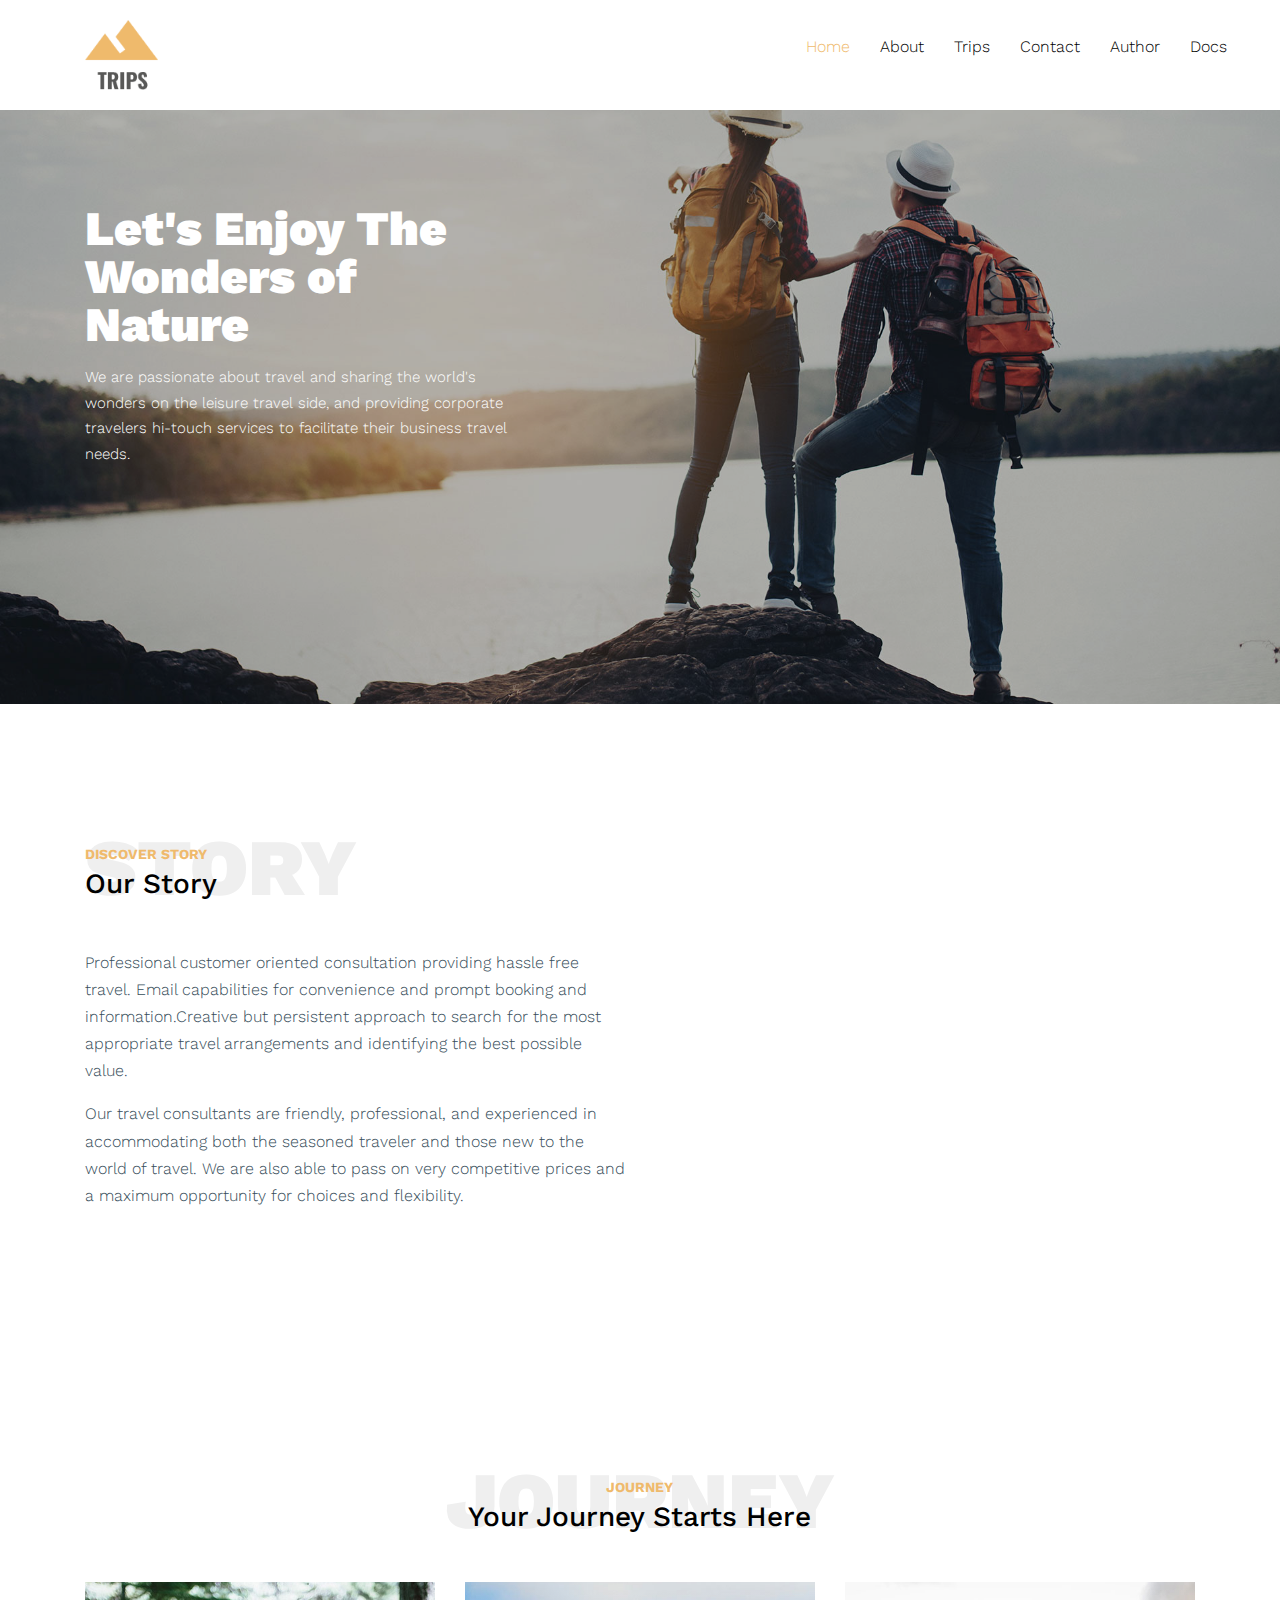
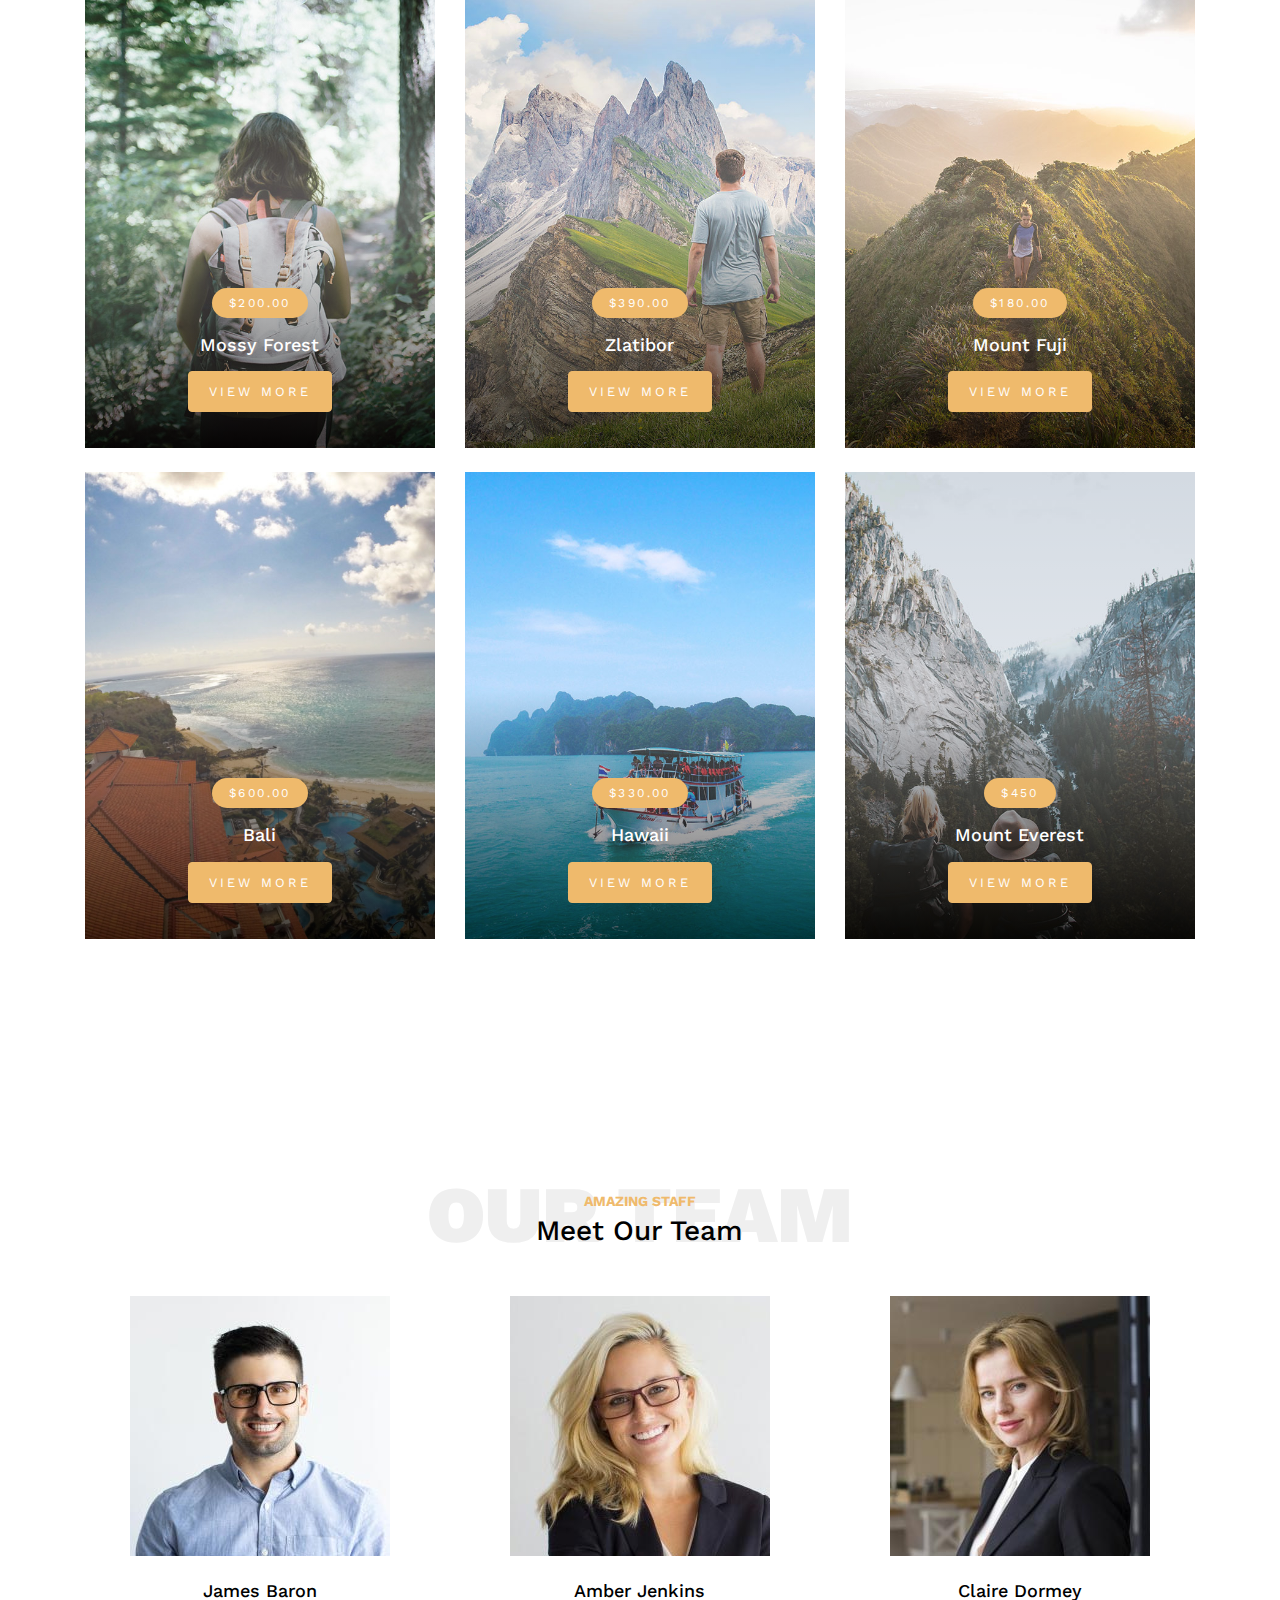
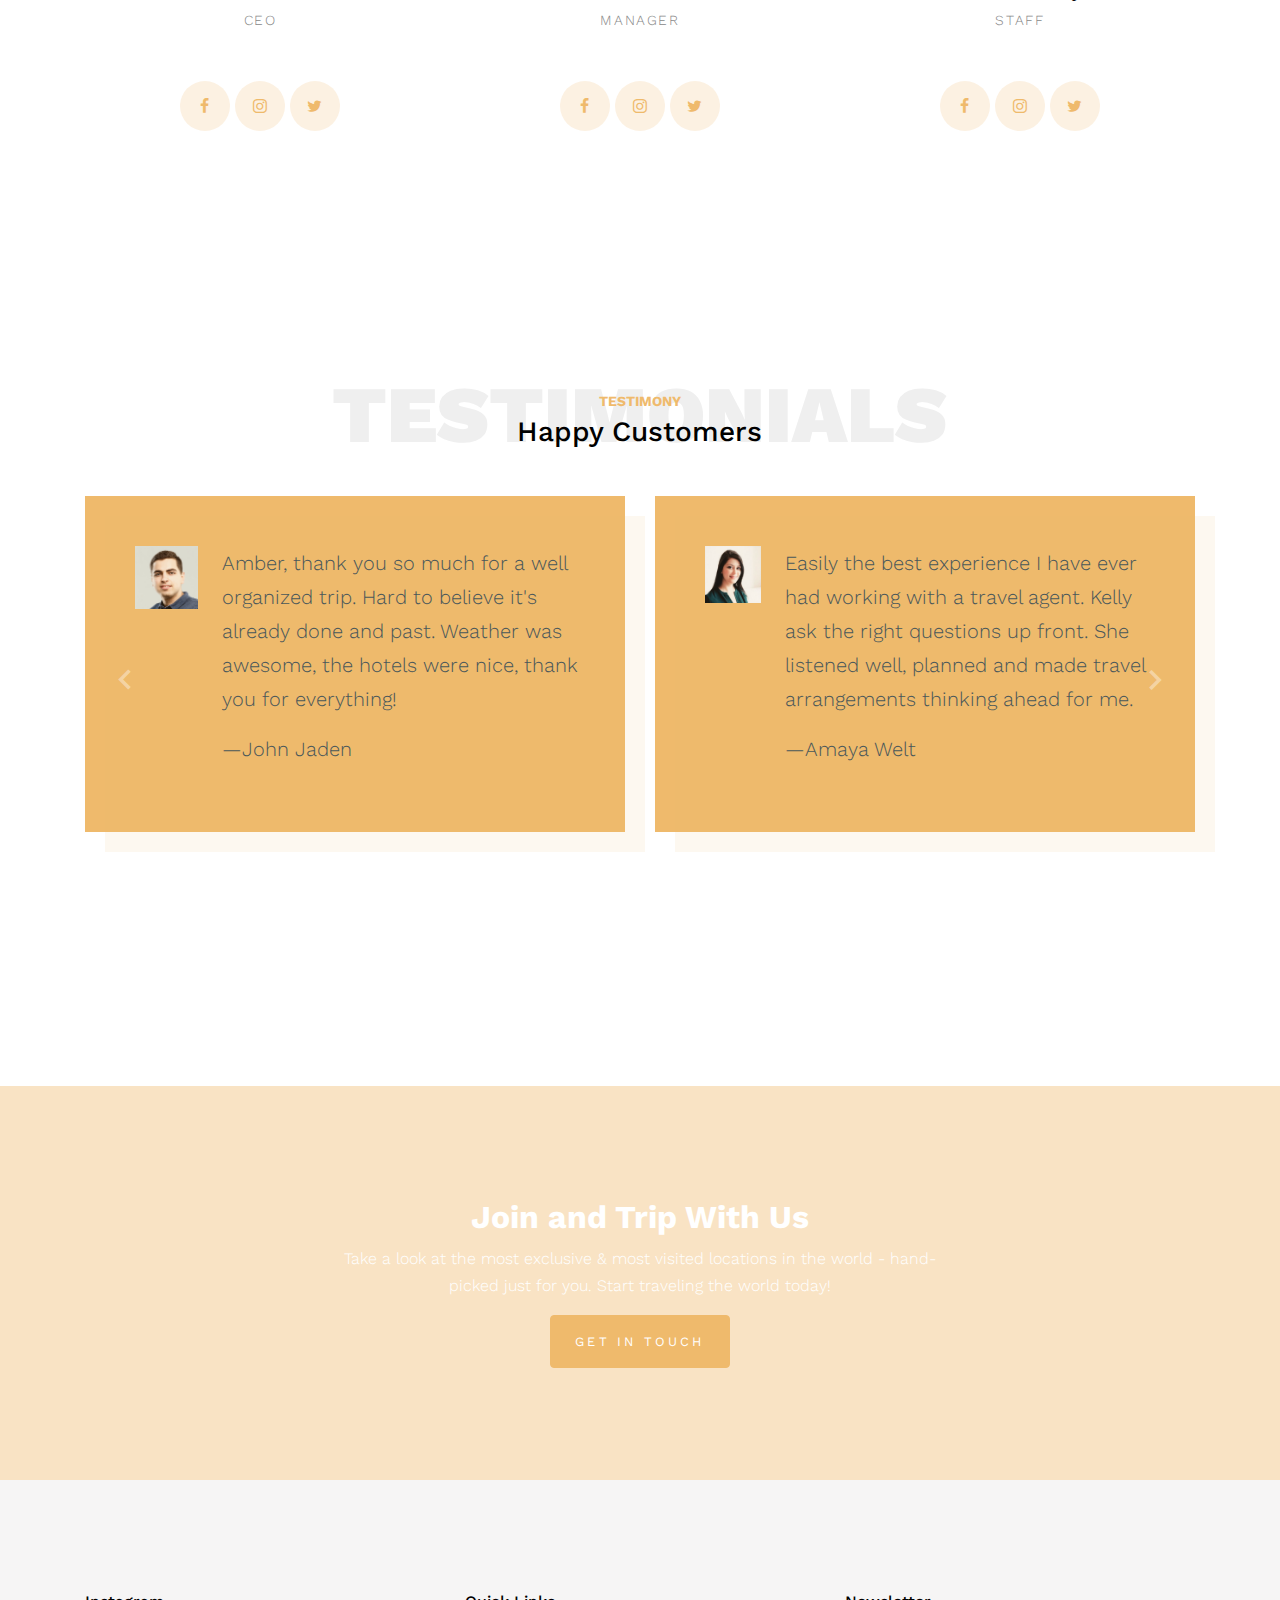
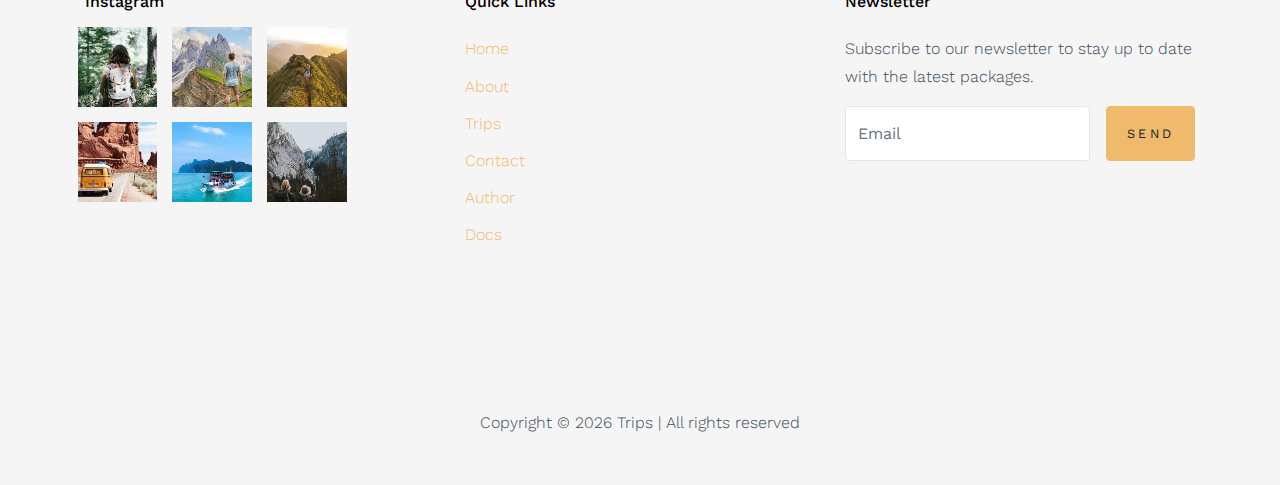
<file: index.html>
<!doctype html>
<html lang="en">

  <head>
    <title>Trips &mdash; Homepage</title>
    <meta charset="utf-8" />
    <meta name="viewport" content="width=device-width, initial-scale=1, shrink-to-fit=no, user-scalable=no" />
    <meta name="keywords" content="trips, travel agency, adventure" />
    <meta name="description" content="Explore the world and enjoy the wonders of nature with the best travel agency" />
    <meta name="author" content="mailto:aleksandar.madic.mes@gmail.com" />
    <meta name="copyright" content="Aleksandar Madić @ 2019." />

    <link href="https://fonts.googleapis.com/css?family=Work+Sans:400,700,900&display=swap" rel="stylesheet" />

    <link rel="stylesheet" href="fonts/icomoon/style.css" />

    <link rel="stylesheet" href="css/bootstrap.min.css" />

    <link rel="stylesheet" href="fonts/flaticon/font/flaticon.css" />

    <!-- MAIN CSS -->
    <link rel="stylesheet" href="css/style.css" />

    <link rel='shortcut icon' type='image/x-icon' href='images/logo.png' />

  </head>

  <body data-spy="scroll" data-target=".site-navbar-target" data-offset="300">

      <header class="site-navbar" role="banner">

        <nav class="container navigationBar">
            
           <div class="logo site-logo">
              <a href="index.html" class="font-weight-bold">
                <img src="images/logo.png" alt="Image" class="img-fluid">
              </a>
           </div>
           
           <ul class="links text-right">

           </ul>

           <div class="burger">
            <span class="icon-menu h3">
           </div>

          </nav>

      </header>

    <div class="ftco-blocks-cover-1">
      <div class="site-section-cover overlay" id="hero">
        <div class="container">
          <div class="row align-items-center">
            <div class="col-md-5" data-aos="fade-right">
              <h1 class="mb-3 text-white">Let's Enjoy The Wonders of Nature</h1>
              <p>We are passionate about travel and sharing the world's wonders on the leisure travel side, and providing corporate travelers hi-touch services to facilitate their business travel needs.</p>
              <p class="d-flex align-items-center">

              </p>
            </div>
          </div>
        </div>
      </div>
    </div>


    <div class="site-section py-5">
      <div class="container">
        <div class="row align-items-center">
          <div class="col-md-6">
            <div class="heading-39101 mb-5">
              <span class="backdrop">Story</span>
              <span class="subtitle-39191">Discover Story</span>
              <h3>Our Story</h3>
            </div>
            <p>Professional customer oriented consultation providing hassle free travel. Email capabilities for convenience and prompt booking and information.Creative but persistent approach to search for the most appropriate travel arrangements and identifying the best possible value. </p>
            <p>Our travel consultants are friendly, professional, and experienced in accommodating both the seasoned traveler and those new to the world of travel. We are also able to pass on very competitive prices and a maximum opportunity for choices and flexibility. </p>
          </div>
          <div class="col-md-6 slide-left">
            <img src="images/traveler.jpg" alt="Image" class="img-fluid">
          </div>
        </div>
      </div>
    </div>

    <div class="site-section">

      <div class="container">
        <div class="row justify-content-center text-center">
          <div class="col-md-7">
            <div class="heading-39101 mb-5">
              <span class="backdrop text-center">Journey</span>
              <span class="subtitle-39191">Journey</span>
              <h3>Your Journey Starts Here</h3>
            </div>
          </div>
        </div>
        <div class="row" id="paketi">

        </div>

      </div>
    </div>
    
    <div class="site-section">

      <div class="container">
        <div class="row justify-content-center text-center">
          <div class="col-md-10">
            <div class="heading-39101 mb-5">
              <span class="backdrop text-center">Our Team</span>
              <span class="subtitle-39191">Amazing Staff</span>
              <h3>Meet Our Team</h3>
            </div>
          </div>
        </div>


        <div class="row" id="tim">

        </div>

      </div>
    </div>

    <div class="site-section">

      <div class="container">

        <div class="row justify-content-center text-center">
          <div class="col-md-10">
            <div class="heading-39101 mb-5">
              <span class="backdrop text-center">Testimonials</span>
              <span class="subtitle-39191">Testimony</span>
              <h3>Happy Customers</h3>
            </div>
          </div>
        </div>

        <div class="sliderContainer">
          <div class="slideArrows slidePrev">
              <span class="icon-keyboard_arrow_left"></span>
          </div>
          <div class="test">
            <div class="row slideItem active" id="slideItem1">
            <div class="col-md-6">

              <div class="testimonial-39191 d-flex">
              </div>    
              
            </div>

            <div class="col-md-6">

              <div class="testimonial-39191 d-flex">
                
              </div>    
              
            </div>
          </div>

          <div class="row slideItem d-none">
            <div class="col-md-6">

              <div class="testimonial-39191 d-flex">

              </div>    
              
            </div>

            <div class="col-md-6">

              <div class="testimonial-39191 d-flex">
              </div>    
              
            </div>
          </div>

          <div class="row slideItem d-none">
            <div class="col-md-6">

              <div class="testimonial-39191 d-flex">

              </div>    
              
            </div>

            <div class="col-md-6">

              <div class="testimonial-39191 d-flex">
              </div>    
              
            </div>
          </div>

          </div>
          <div class="slideArrows slideNext">
            <span class="icon-keyboard_arrow_right"></span>
          </div>

      </div>
     </div>
    </div>

      <div class="site-section bg-image overlay" id="git" >
      <div class="container">
        <div class="row justify-content-center">
          <div class="col-md-7 text-center">
            <h2 class="font-weight-bold text-white">Join and Trip With Us</h2>
            <p class="text-white">Take a look at the most exclusive & most visited locations in the world - hand-picked just for you.
                Start traveling the world today!</p>
            <p class="mb-0"><a href="contact.html" class="btn btn-primary text-white py-3 px-4">Get In Touch</a></p>
          </div>
        </div>
      </div>
    </div>

    <footer class="site-footer bg-light">
      <div class="container">
        <div class="row">
          <div class="col-lg-3">
            <h2 class="footer-heading mb-3">Instagram</h2>
            <div class="row" id="igSlike">
                          </div>
          </div>
          <div class="col-lg-8 ml-auto">
            <div class="row">
              <div class="col-lg-6 ml-auto">
                <h2 class="footer-heading mb-4">Quick Links</h2>
                <ul class="list-unstyled menu-footer">
                </ul>
              </div>
              <div class="col-lg-6">
                <h2 class="footer-heading mb-4">Newsletter</h2>
                <p>Subscribe to our newsletter to stay up to date with the latest packages.</p>
                <form action="#" class="d-flex" class="subscribe">
                  <input type="text" class="form-control mr-3" placeholder="Email">
                  <input type="submit" value="Send" class="btn btn-primary">
                </form>
              </div>
              
            </div>
          </div>
        </div>
        <div class="row pt-5 mt-5 text-center">
          <div class="col-md-12">
            <div class="border-top pt-5">
              <p>
            <!-- Link back to Colorlib can't be removed. Template is licensed under CC BY 3.0. -->
            Copyright &copy; <script>document.write(new Date().getFullYear());</script> Trips | All rights reserved 
            <!-- Link back to Colorlib can't be removed. Template is licensed under CC BY 3.0. -->
            </p>
            </div>
          </div>

        </div>
      </div>
    </footer>

    <script src="js/jquery-3.3.1.min.js"></script>
    <script src="js/bootstrap.min.js"></script>
    <script src="js/jquery-plugin-fadethis/src/jquery.fadethis.js"></script>      
    <script src="js/main.js"></script>

  </body>

</html>
</file>
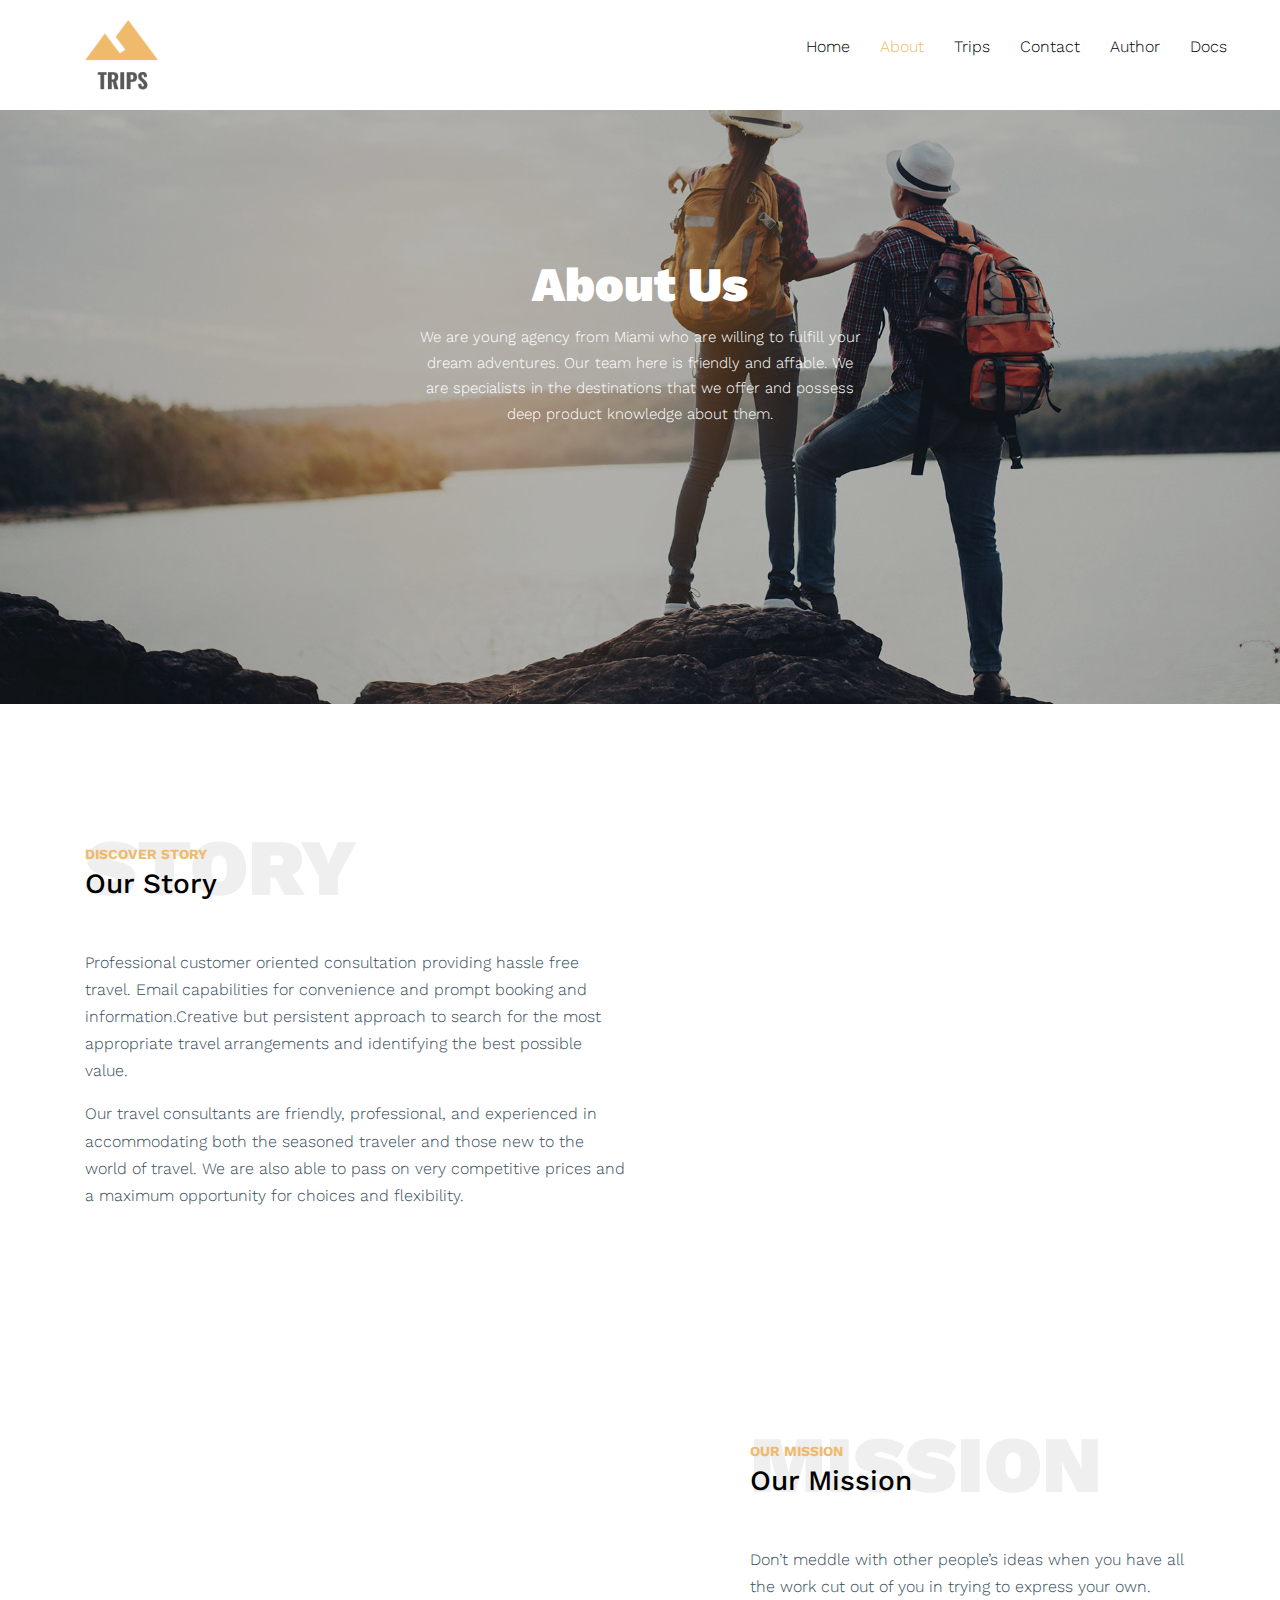
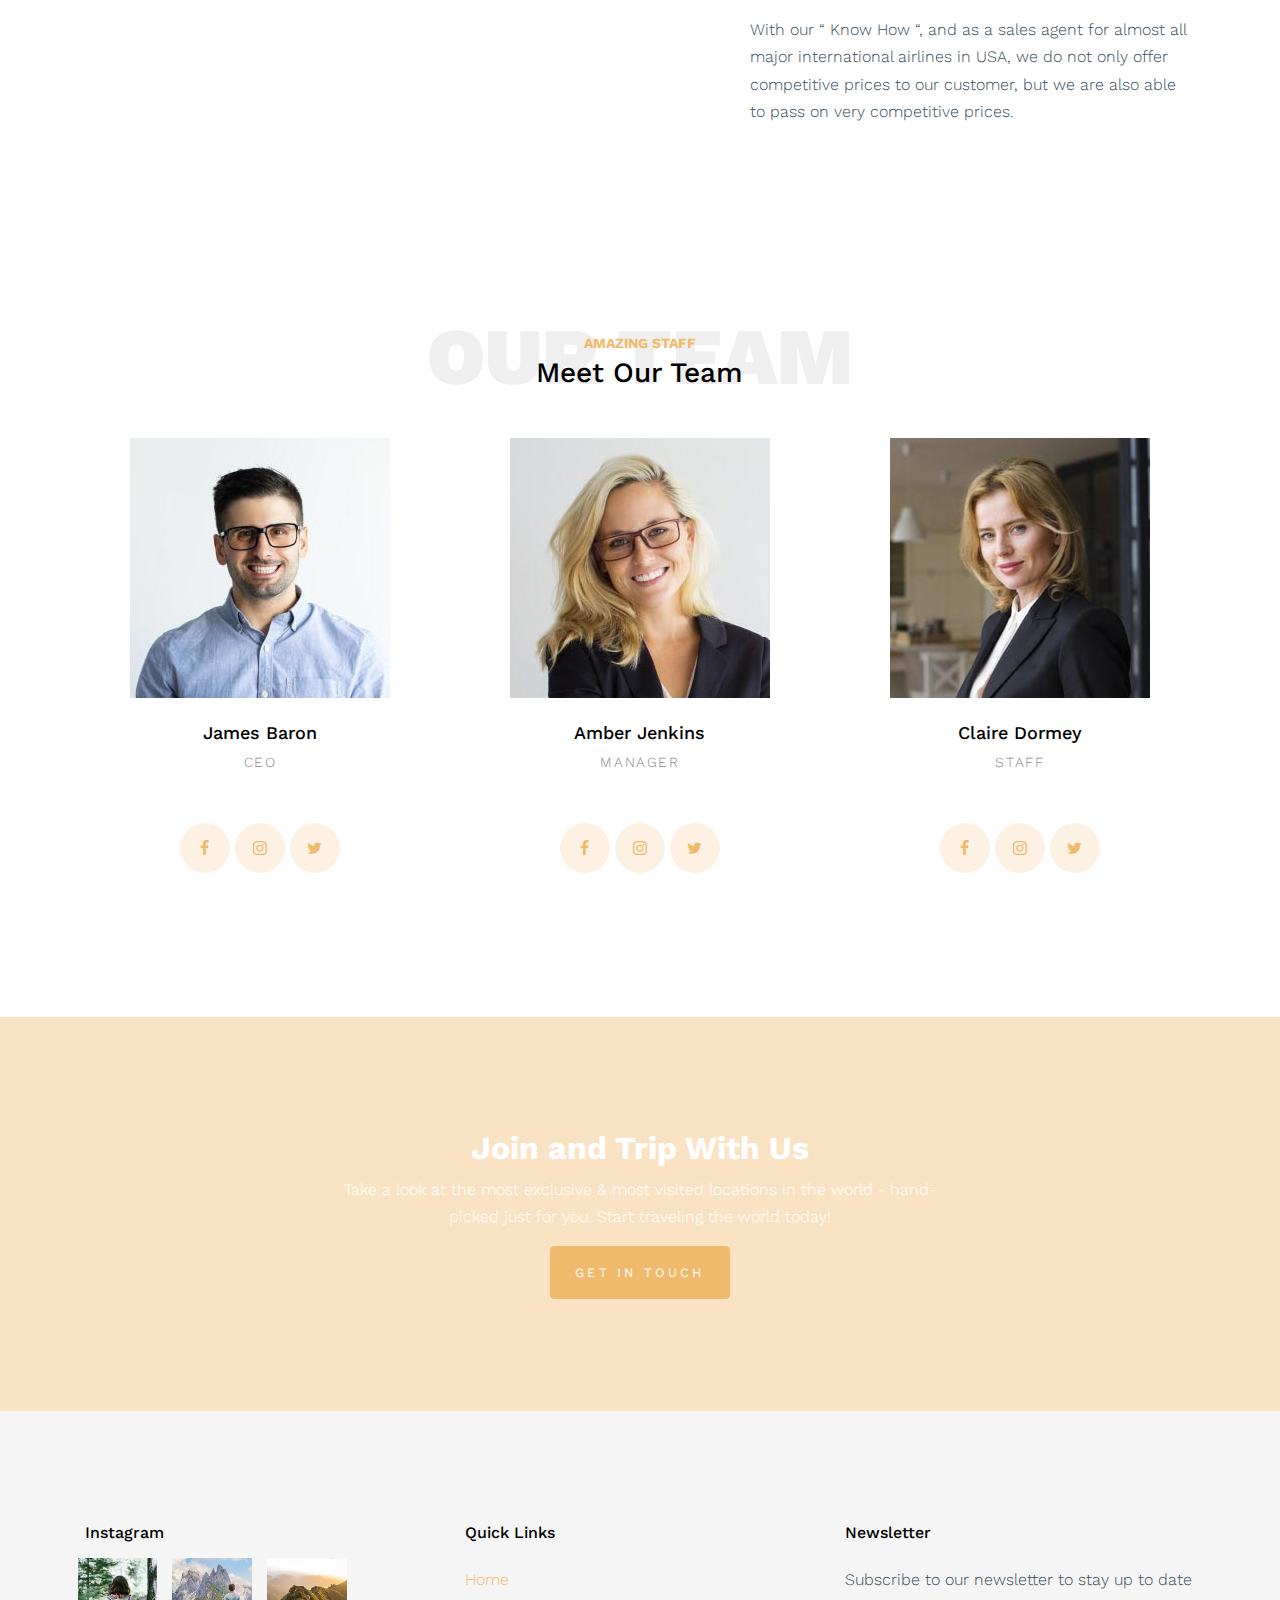
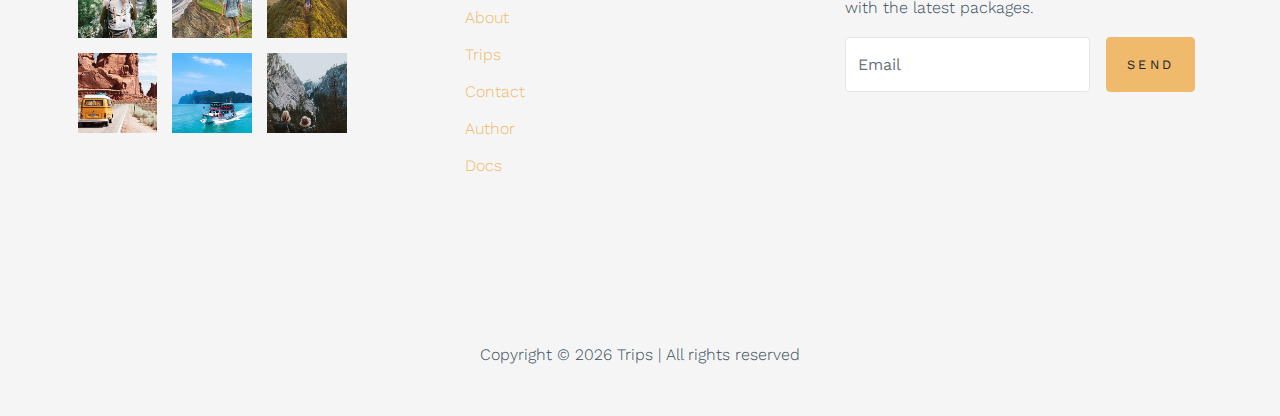
<file: about.html>
<!doctype html>
<html lang="en">

  <head>
    <title>Trips &mdash; About Us</title>
    <meta charset="utf-8" />
    <meta name="viewport" content="width=device-width, initial-scale=1, shrink-to-fit=no, user-scalable=no" />
    <meta name="keywords" content="about, about trips, about travel agency" />
    <meta name="description" content="Find more information about the best travel agency for exotic destinations" />
    <meta name="author" content="mailto:aleksandar.madic.mes@gmail.com" />
    <meta name="copyright" content="Aleksandar Madić @ 2019." />

    <link href="https://fonts.googleapis.com/css?family=Work+Sans:400,700,900&display=swap" rel="stylesheet" />

    <link rel="stylesheet" href="fonts/icomoon/style.css" />

    <link rel="stylesheet" href="css/bootstrap.min.css" />

    <link rel="stylesheet" href="fonts/flaticon/font/flaticon.css" />

    <!-- MAIN CSS -->
    <link rel="stylesheet" href="css/style.css" />

    <link rel='shortcut icon' type='image/x-icon' href='images/logo.png' />

  </head>

  <body data-spy="scroll" data-target=".site-navbar-target" data-offset="300">

    
    <header class="site-navbar" role="banner">

      <nav class="container navigationBar">
          
         <div class="logo site-logo">
            <a href="index.html" class="font-weight-bold">
              <img src="images/logo.png" alt="Image" class="img-fluid">
            </a>
         </div>
         
         <ul class="links text-right">

         </ul>

         <div class="burger">
          <span class="icon-menu h3">
         </div>

        </nav>

    </header>


    <div class="ftco-blocks-cover-1">
      <div class="site-section-cover overlay" id="hero">
        <div class="container">
          <div class="row align-items-center justify-content-center text-center">
            <div class="col-md-5" data-aos="fade-up">
              <h1 class="mb-3 text-white">About Us</h1>
              <p>We are young agency from Miami who are willing to fulfill your dream adventures. Our team here is friendly and affable. We are specialists in the destinations that we offer and possess deep product knowledge about them.</p>
            </div>
          </div>
        </div>
      </div>
    </div>


    <div class="site-section py-5">
      <div class="container">
        <div class="row align-items-center">
          <div class="col-md-6">
            <div class="heading-39101 mb-5">
              <span class="backdrop">Story</span>
              <span class="subtitle-39191">Discover Story</span>
              <h3>Our Story</h3>
            </div>
            <p>Professional customer oriented consultation providing hassle free travel. Email capabilities for convenience and prompt booking and information.Creative but persistent approach to search for the most appropriate travel arrangements and identifying the best possible value.</p>
            <p>Our travel consultants are friendly, professional, and experienced in accommodating both the seasoned traveler and those new to the world of travel. We are also able to pass on very competitive prices and a maximum opportunity for choices and flexibility.</p>
          </div>
          <div class="col-md-6 slide-left">
            <img src="images/traveler.jpg" alt="Image" class="img-fluid">
          </div>
        </div>
      </div>
    </div>


    <div class="site-section py-5">
      <div class="container">
        <div class="row align-items-center">
          <div class="col-md-5 order-2 ml-auto">
            <div class="heading-39101 mb-5">
              <span class="backdrop">Mission</span>
              <span class="subtitle-39191">Our Mission</span>
              <h3>Our Mission</h3>
            </div>
            <p>Don’t meddle with other people’s ideas when you have all the work cut out of you in trying to express your own.</p>
            <p>With our “ Know How “, and as a sales agent for almost all major international airlines in USA, we do not only offer competitive prices to our customer, but we are also able to pass on very competitive prices.</p>
          </div>
          <div class="col-md-6 order-1 slide-right">
            <img src="images/mission.jpeg" alt="Image" class="img-fluid">
          </div>
        </div>
      </div>
    </div>

    
    <div class="site-section">

      <div class="container">
        <div class="row justify-content-center text-center">
          <div class="col-md-10">
            <div class="heading-39101 mb-5">
              <span class="backdrop text-center">Our Team</span>
              <span class="subtitle-39191">Amazing Staff</span>
              <h3>Meet Our Team</h3>
            </div>
          </div>
        </div>


        <div class="row" id="tim">

        </div>

      </div>
    </div>


    <div class="site-section bg-image overlay" id="git">
      <div class="container">
        <div class="row justify-content-center">
          <div class="col-md-7 text-center">
            <h2 class="font-weight-bold text-white">Join and Trip With Us</h2>
            <p class="text-white">Take a look at the most exclusive & most visited locations in the world - hand-picked just for you.
                Start traveling the world today!</p>
            <p class="mb-0"><a href="contact.html" class="btn btn-primary text-white py-3 px-4">Get In Touch</a></p>
          </div>
        </div>
      </div>
    </div>

    <footer class="site-footer bg-light">
      <div class="container">
        <div class="row">
          <div class="col-lg-3">
            <h2 class="footer-heading mb-3">Instagram</h2>
            <div class="row" id="igSlike">
            
            </div>
          </div>
          <div class="col-lg-8 ml-auto">
            <div class="row">
              <div class="col-lg-6 ml-auto">
                <h2 class="footer-heading mb-4">Quick Links</h2>
                <ul class="list-unstyled menu-footer">
                </ul>
              </div>
              <div class="col-lg-6">
                <h2 class="footer-heading mb-4">Newsletter</h2>
                <p>Subscribe to our newsletter to stay up to date with the latest packages.</p>
                <form action="#" class="d-flex" class="subscribe">
                  <input type="text" class="form-control mr-3" placeholder="Email">
                  <input type="submit" value="Send" class="btn btn-primary">
                </form>
              </div>
              
            </div>
          </div>
        </div>
        <div class="row pt-5 mt-5 text-center">
          <div class="col-md-12">
            <div class="border-top pt-5">
              <p>
            <!-- Link back to Colorlib can't be removed. Template is licensed under CC BY 3.0. -->
            Copyright &copy; <script>document.write(new Date().getFullYear());</script> Trips | All rights reserved 
            <!-- Link back to Colorlib can't be removed. Template is licensed under CC BY 3.0. -->
            </p>
            </div>
          </div>

        </div>
      </div>
    </footer>

    <script src="js/jquery-3.3.1.min.js"></script>
    <script src="js/bootstrap.min.js"></script>
    <script src="js/jquery-plugin-fadethis/src/jquery.fadethis.js"></script>
    <script src="js/main.js"></script>

  </body>

</html>
</file>
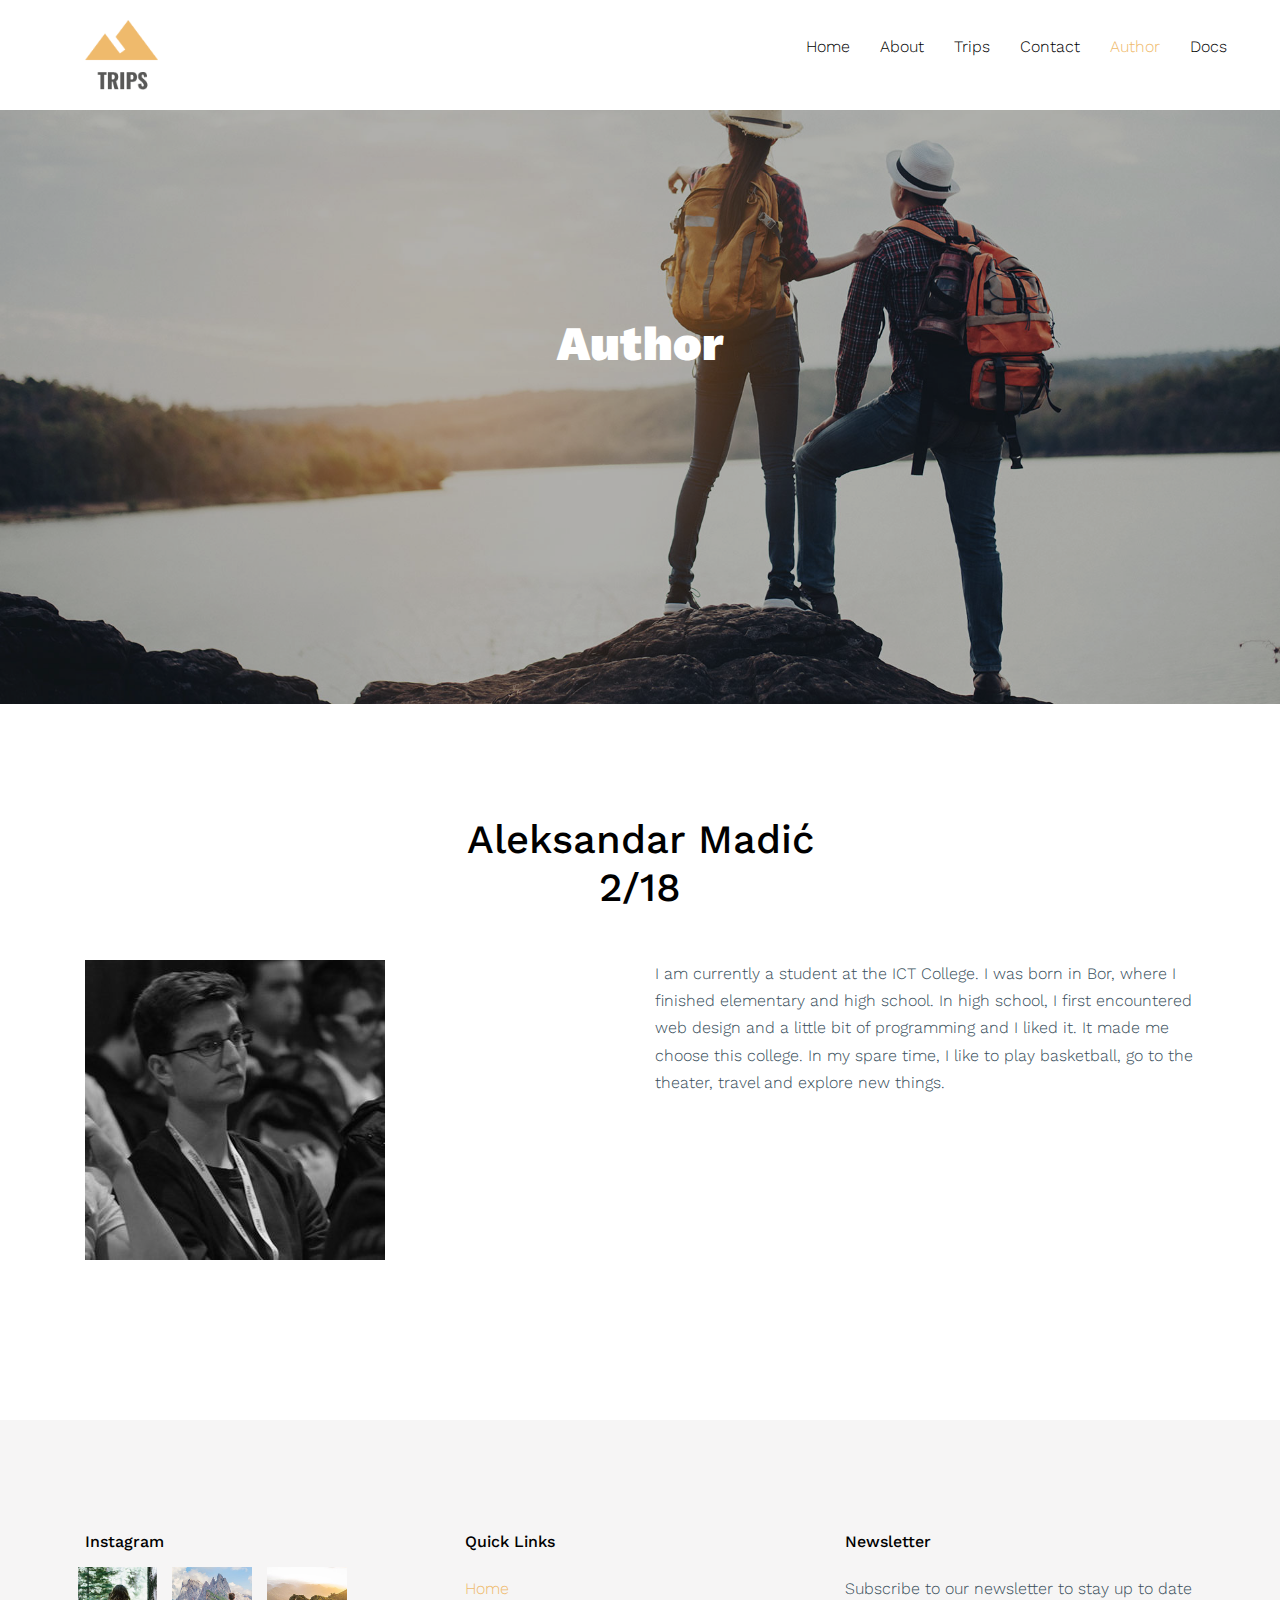
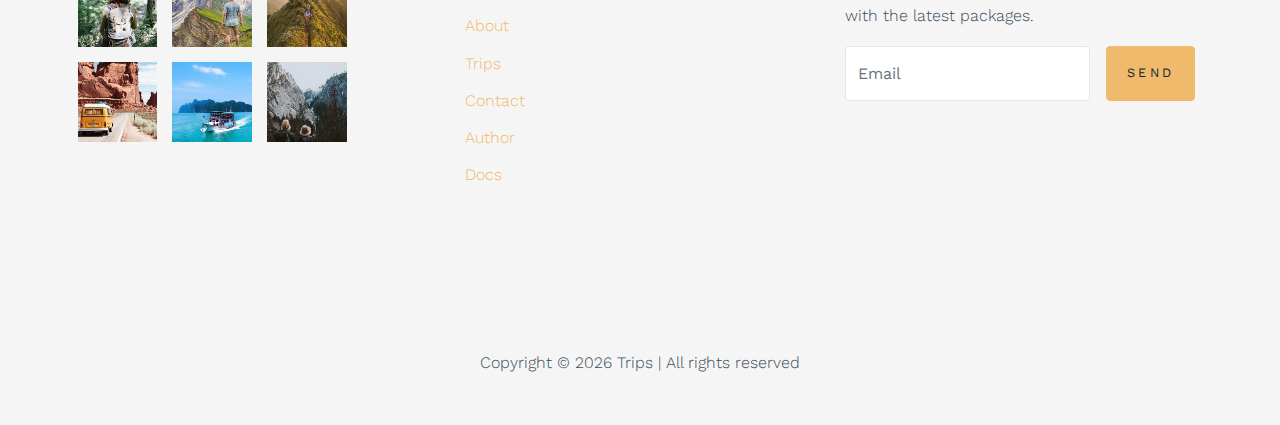
<file: author.html>
<!doctype html>
<html lang="en">

  <head>
    <title>Trips &mdash; Author</title>
    <meta charset="utf-8" />
    <meta name="viewport" content="width=device-width, initial-scale=1, shrink-to-fit=no, user-scalable=no" />
    <meta name="keywords" content="about author, about trips author" />
    <meta name="description" content="Find more information about author" />
    <meta name="author" content="mailto:aleksandar.madic.mes@gmail.com" />
    <meta name="copyright" content="Aleksandar Madić @ 2019." />

    <link href="https://fonts.googleapis.com/css?family=Work+Sans:400,700,900&display=swap" rel="stylesheet" />

    <link rel="stylesheet" href="fonts/icomoon/style.css" />

    <link rel="stylesheet" href="css/bootstrap.min.css" />

    <link rel="stylesheet" href="fonts/flaticon/font/flaticon.css" />

    <!-- MAIN CSS -->
    <link rel="stylesheet" href="css/style.css" />

    <link rel='shortcut icon' type='image/x-icon' href='images/logo.png' />

  </head>

  <body data-spy="scroll" data-target=".site-navbar-target" data-offset="300">

    <header class="site-navbar" role="banner">

      <nav class="container navigationBar">
          
         <div class="logo site-logo">
            <a href="index.html" class="font-weight-bold">
              <img src="images/logo.png" alt="Image" class="img-fluid">
            </a>
         </div>
         
         <ul class="links text-right">
         </ul>

         <div class="burger">
          <span class="icon-menu h3">
         </div>

        </nav>

    </header>

    <div class="ftco-blocks-cover-1">
      <div class="site-section-cover overlay" id="hero">
        <div class="container">
          <div class="row align-items-center justify-content-center text-center">
            <div class="col-md-5" data-aos="fade-up">
              <h1 class="mb-3 text-white">Author</h1>
              
            </div>
          </div>
        </div>
      </div>
    </div>


    <div class="site-section">
        <div class="container">
            
            <h1 class="text-center mb-5">Aleksandar Madić <br /> 2/18</h1>
            <div class="row  mb-5">

                <div class="col-md-6 col-sm-12">
                    <img class="img-fluid" src="images/author.jpg" alt="Author picture" />
                </div>

                <div class="col-md-6 col-sm-12">
                    <p>
                            I am currently a student at the ICT College. I was born in Bor, where I finished elementary and high school. In high school, I first encountered web design and a little bit of programming and I liked it. It made me choose this college. In my spare time, I like to play basketball, go to the theater, travel and explore new things.
                    </p>
                </div>
            </div>
        </div>
    </div>
       
       
    <footer class="site-footer bg-light">
      <div class="container">
        <div class="row">
          <div class="col-lg-3">
            <h2 class="footer-heading mb-3">Instagram</h2>
            <div class="row" id="igSlike">
                          </div>
          </div>
          <div class="col-lg-8 ml-auto">
            <div class="row">
              <div class="col-lg-6 ml-auto">
                <h2 class="footer-heading mb-4">Quick Links</h2>
                <ul class="list-unstyled menu-footer">
                </ul>
              </div>
              <div class="col-lg-6">
                <h2 class="footer-heading mb-4">Newsletter</h2>
                <p>Subscribe to our newsletter to stay up to date with the latest packages.</p>
                <form action="#" class="d-flex" class="subscribe">
                  <input type="text" class="form-control mr-3" placeholder="Email">
                  <input type="submit" value="Send" class="btn btn-primary">
                </form>
              </div>
              
            </div>
          </div>
        </div>
        <div class="row pt-5 mt-5 text-center">
          <div class="col-md-12">
            <div class="border-top pt-5">
              <p>
            <!-- Link back to Colorlib can't be removed. Template is licensed under CC BY 3.0. -->
            Copyright &copy; <script>document.write(new Date().getFullYear());</script> Trips | All rights reserved 
            <!-- Link back to Colorlib can't be removed. Template is licensed under CC BY 3.0. -->
            </p>
            </div>
          </div>

        </div>
      </div>
    </footer>

    </div>

    <script src="js/jquery-3.3.1.min.js"></script>
    <script src="js/bootstrap.min.js"></script>

    <script src="js/main.js"></script>

  </body>

</html>
</file>
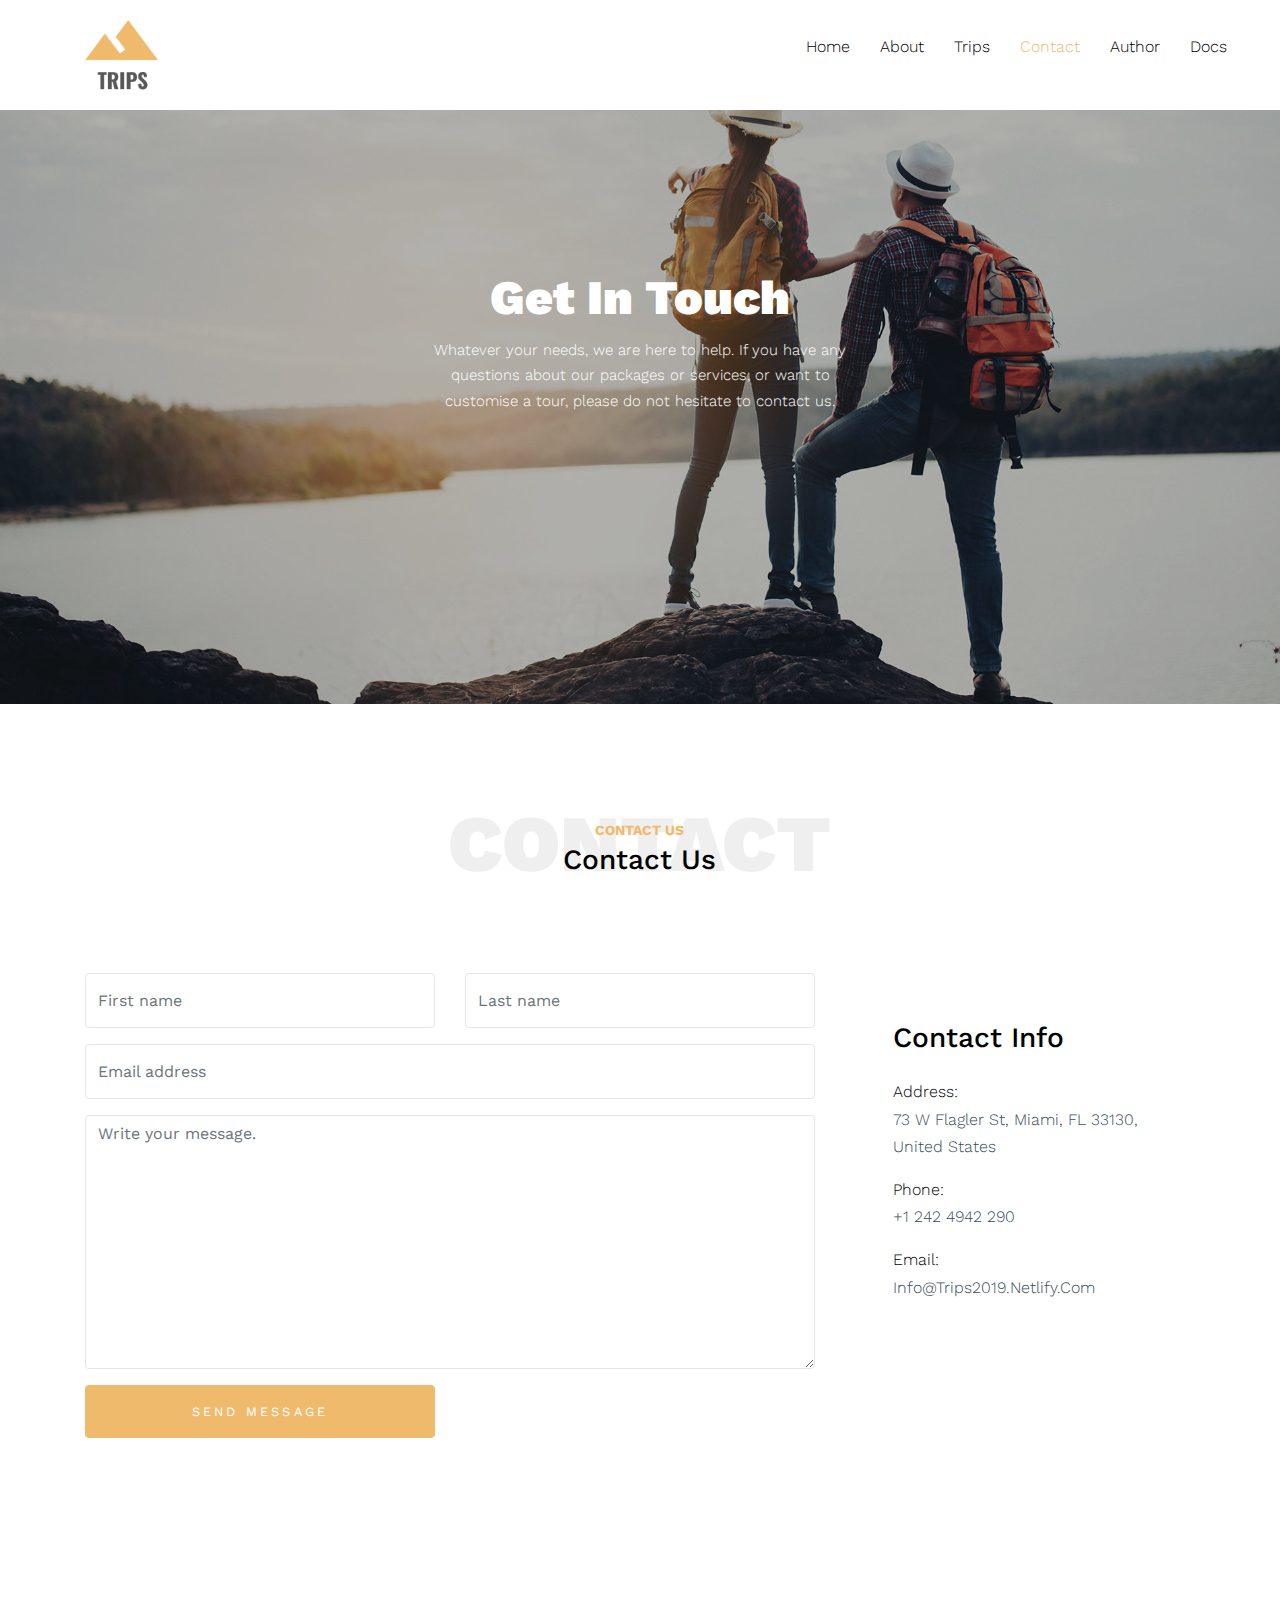
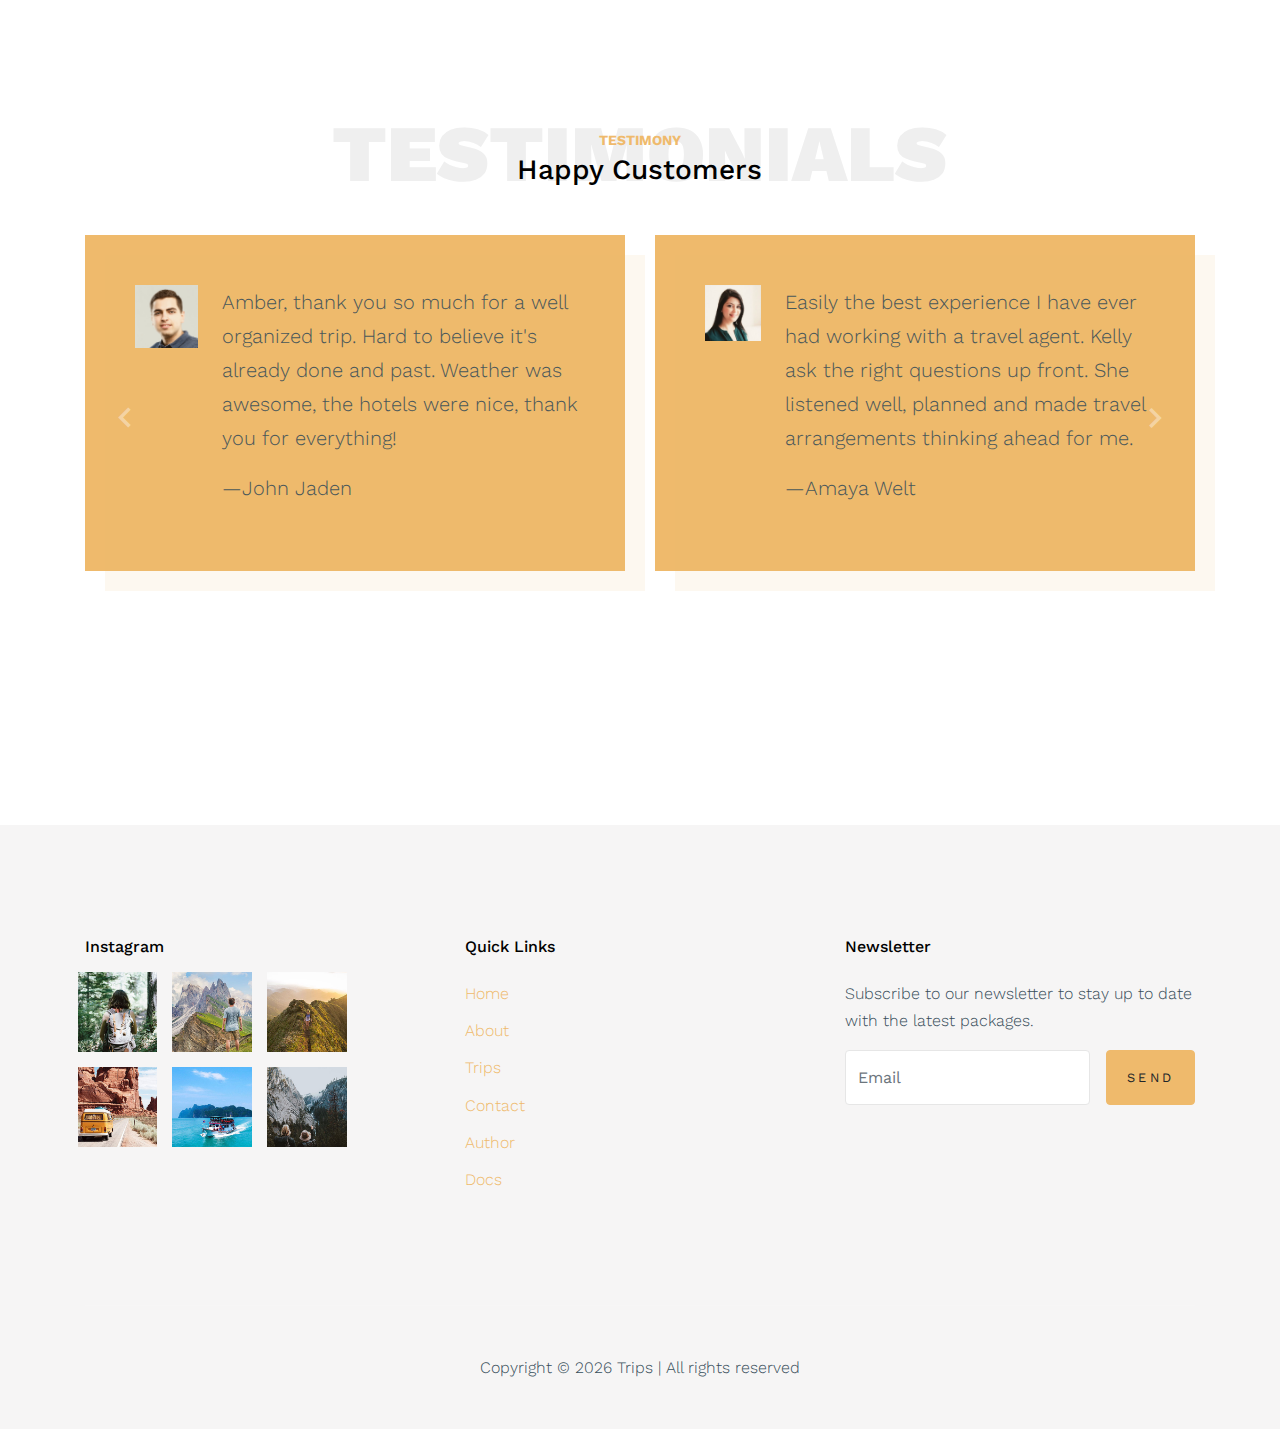
<file: contact.html>
<!doctype html>
<html lang="en">

  <head>
    <title>Trips &mdash; Contact Us</title>
    <meta charset="utf-8" />
    <meta name="viewport" content="width=device-width, initial-scale=1, shrink-to-fit=no, user-scalable=no" />
    <meta name="keywords" content="contact us, contact travel agency, contact trips" />
    <meta name="description" content="Contact us if you have any questions" />
    <meta name="author" content="mailto:aleksandar.madic.mes@gmail.com" />
    <meta name="copyright" content="Aleksandar Madić @ 2019." />

    <link href="https://fonts.googleapis.com/css?family=Work+Sans:400,700,900&display=swap" rel="stylesheet" />

    <link rel="stylesheet" href="fonts/icomoon/style.css" />

    <link rel="stylesheet" href="css/bootstrap.min.css" />

    <link rel="stylesheet" href="fonts/flaticon/font/flaticon.css" />

    <!-- MAIN CSS -->
    <link rel="stylesheet" href="css/style.css" />

    <link rel='shortcut icon' type='image/x-icon' href='images/logo.png' />

  </head>

  <body data-spy="scroll" data-target=".site-navbar-target" data-offset="300">

    <header class="site-navbar" role="banner">

      <nav class="container navigationBar">
          
         <div class="logo site-logo">
            <a href="index.html" class="font-weight-bold">
              <img src="images/logo.png" alt="Image" class="img-fluid">
            </a>
         </div>
         
         <ul class="links text-right">

         </ul>

         <div class="burger">
          <span class="icon-menu h3">
         </div>

        </nav>

    </header>

    <div class="ftco-blocks-cover-1">
      <div class="site-section-cover overlay" id="hero">
        <div class="container">
          <div class="row align-items-center justify-content-center text-center">
            <div class="col-md-5" data-aos="fade-up">
              <h1 class="mb-3 text-white">Get In Touch</h1>
              <p>Whatever your needs, we are here to help. If you have any questions about our packages or services, or want to customise a tour, please do not hesitate to contact us.</p>
              
            </div>
          </div>
        </div>
      </div>
    </div>


    <div class="site-section">
      <div class="container">

        <div class="row justify-content-center text-center mb-5">
          <div class="col-md-10">
            <div class="heading-39101 mb-5">
              <span class="backdrop text-center">Contact</span>
              <span class="subtitle-39191">Contact Us</span>
              <h3>Contact Us</h3>
            </div>
          </div>
        </div>
       
        <div class="row">
          <div class="col-lg-8 mb-5" >
            <form action="" method="post">
              <div class="form-group row">
                <div class="col-md-6 mb-4 mb-lg-0">
                  <input type="text" id="ime" class="form-control" placeholder="First name">
                </div>
                <div class="col-md-6">
                  <input type="text" id="prezime" class="form-control" placeholder="Last name">
                </div>
              </div>

              <div class="form-group row">
                <div class="col-md-12">
                  <input type="text" id="mail" class="form-control" placeholder="Email address">
                </div>
              </div>

              <div class="form-group row">
                <div class="col-md-12">
                  <textarea name="" id="poruka" class="form-control" placeholder="Write your message." cols="30" rows="10"></textarea>
                </div>
              </div>
              <div class="form-group row">
                <div class="col-md-6 mr-auto">
                  <input type="button" class="btn btn-block btn-primary text-white py-3 px-5" value="Send Message">
                </div>
              </div>
            </form>
          </div>
          <div class="col-lg-4 ml-auto">
            <div class="bg-white p-3 p-md-5">
              <h3 class="text-black mb-4">Contact Info</h3>
              <ul class="list-unstyled footer-link">
                <li class="d-block mb-3">
                  <span class="d-block text-black">Address:</span>
                  <span>73 W Flagler St, Miami, FL 33130, United States</span></li>
                <li class="d-block mb-3"><span class="d-block text-black">Phone:</span><span>+1 242 4942 290</span></li>
                <li class="d-block mb-3"><span class="d-block text-black">Email:</span><span>info@trips2019.netlify.com</span></li>
              </ul>
            </div>
          </div>
        </div>
        
      </div>
    </div> <!-- END .site-section -->

    <div class="site-section">

      <div class="container">

        <div class="row justify-content-center text-center">
          <div class="col-md-10">
            <div class="heading-39101 mb-5">
              <span class="backdrop text-center">Testimonials</span>
              <span class="subtitle-39191">Testimony</span>
              <h3>Happy Customers</h3>
            </div>
          </div>
        </div>

        <div class="sliderContainer">
          <div class="slideArrows slidePrev">
              <span class="icon-keyboard_arrow_left"></span>
          </div>
          <div class="test">
            <div class="row slideItem active" id="slideItem1">
            <div class="col-md-6">

              <div class="testimonial-39191 d-flex">
                
              </div>    
              
            </div>

            <div class="col-md-6">

              <div class="testimonial-39191 d-flex">
                
              </div>    
              
            </div>
          </div>

          <div class="row slideItem d-none">
            <div class="col-md-6">

              <div class="testimonial-39191 d-flex">

              </div>    
              
            </div>

            <div class="col-md-6">

              <div class="testimonial-39191 d-flex">
              </div>    
              
            </div>
          </div>

          <div class="row slideItem d-none">
            <div class="col-md-6">

              <div class="testimonial-39191 d-flex">

              </div>    
              
            </div>

            <div class="col-md-6">

              <div class="testimonial-39191 d-flex">
              </div>    
              
            </div>
          </div>

          </div>
          <div class="slideArrows slideNext">
            <span class="icon-keyboard_arrow_right"></span>
          </div>

      </div>

      </div>
    </div>

    <footer class="site-footer bg-light">
      <div class="container">
        <div class="row">
          <div class="col-lg-3">
            <h2 class="footer-heading mb-3">Instagram</h2>
            <div class="row" id="igSlike">
                          </div>
          </div>
          <div class="col-lg-8 ml-auto">
            <div class="row">
              <div class="col-lg-6 ml-auto">
                <h2 class="footer-heading mb-4">Quick Links</h2>
                <ul class="list-unstyled menu-footer">
                </ul>
              </div>
              <div class="col-lg-6">
                <h2 class="footer-heading mb-4">Newsletter</h2>
                <p>Subscribe to our newsletter to stay up to date with the latest packages.</p>
                <form action="#" class="d-flex" class="subscribe">
                  <input type="text" class="form-control mr-3" placeholder="Email">
                  <input type="submit" value="Send" class="btn btn-primary">
                </form>
              </div>
              
            </div>
          </div>
        </div>
        <div class="row pt-5 mt-5 text-center">
          <div class="col-md-12">
            <div class="border-top pt-5">
              <p>
            <!-- Link back to Colorlib can't be removed. Template is licensed under CC BY 3.0. -->
            Copyright &copy; <script>document.write(new Date().getFullYear());</script> Trips | All rights reserved 
            <!-- Link back to Colorlib can't be removed. Template is licensed under CC BY 3.0. -->
            </p>
            </div>
          </div>

        </div>
      </div>
    </footer>

    </div>

    <script src="js/jquery-3.3.1.min.js"></script>
    <script src="js/bootstrap.min.js"></script>
    <!-- <script src="js/jquery-migrate-3.0.0.js"></script>
    <script src="js/popper.min.js"></script>
    <script src="js/owl.carousel.min.js"></script>
    <script src="js/jquery.sticky.js"></script>
    <script src="js/jquery.waypoints.min.js"></script>
    <script src="js/jquery.animateNumber.min.js"></script>
    <script src="js/jquery.fancybox.min.js"></script>
    <script src="js/jquery.stellar.min.js"></script>
    <script src="js/jquery.easing.1.3.js"></script>
    <script src="js/bootstrap-datepicker.min.js"></script>
    <script src="js/isotope.pkgd.min.js"></script>
    <script src="js/aos.js"></script> -->

    <script src="js/main.js"></script>

  </body>

</html>
</file>
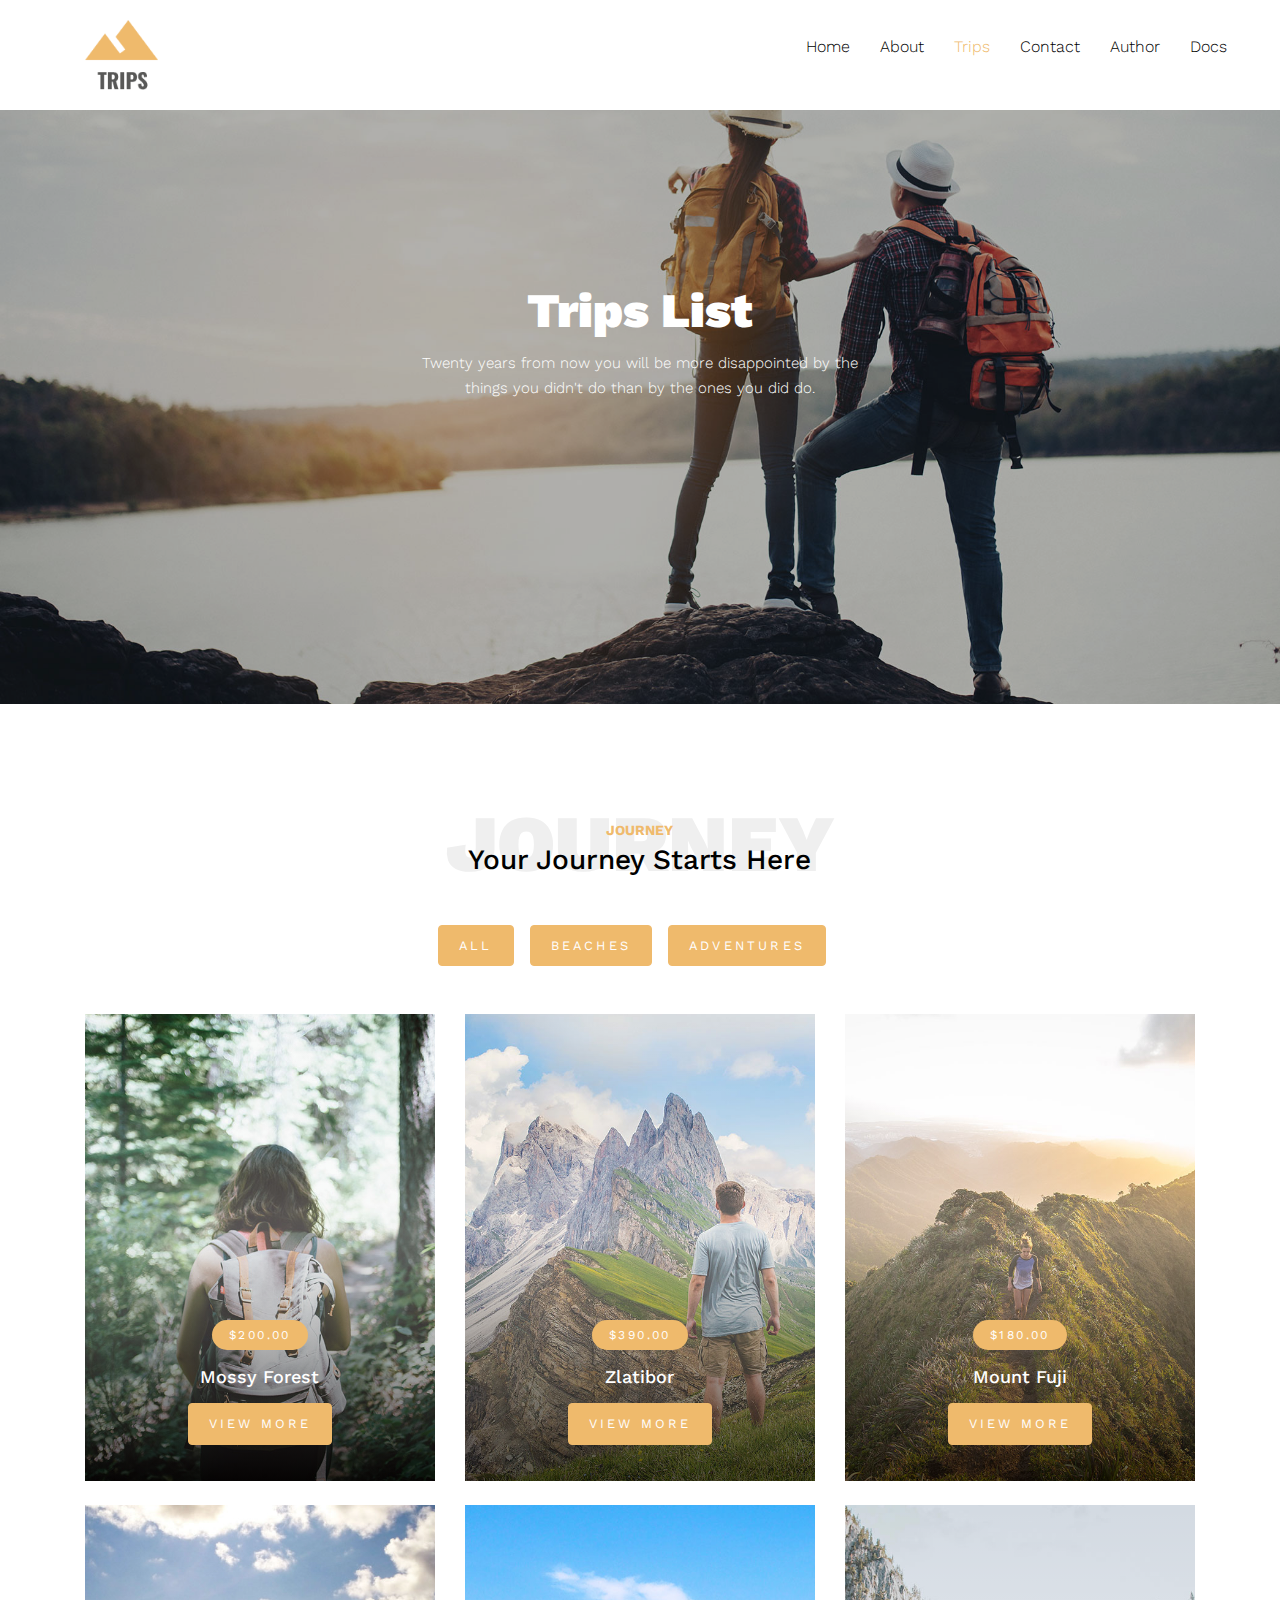
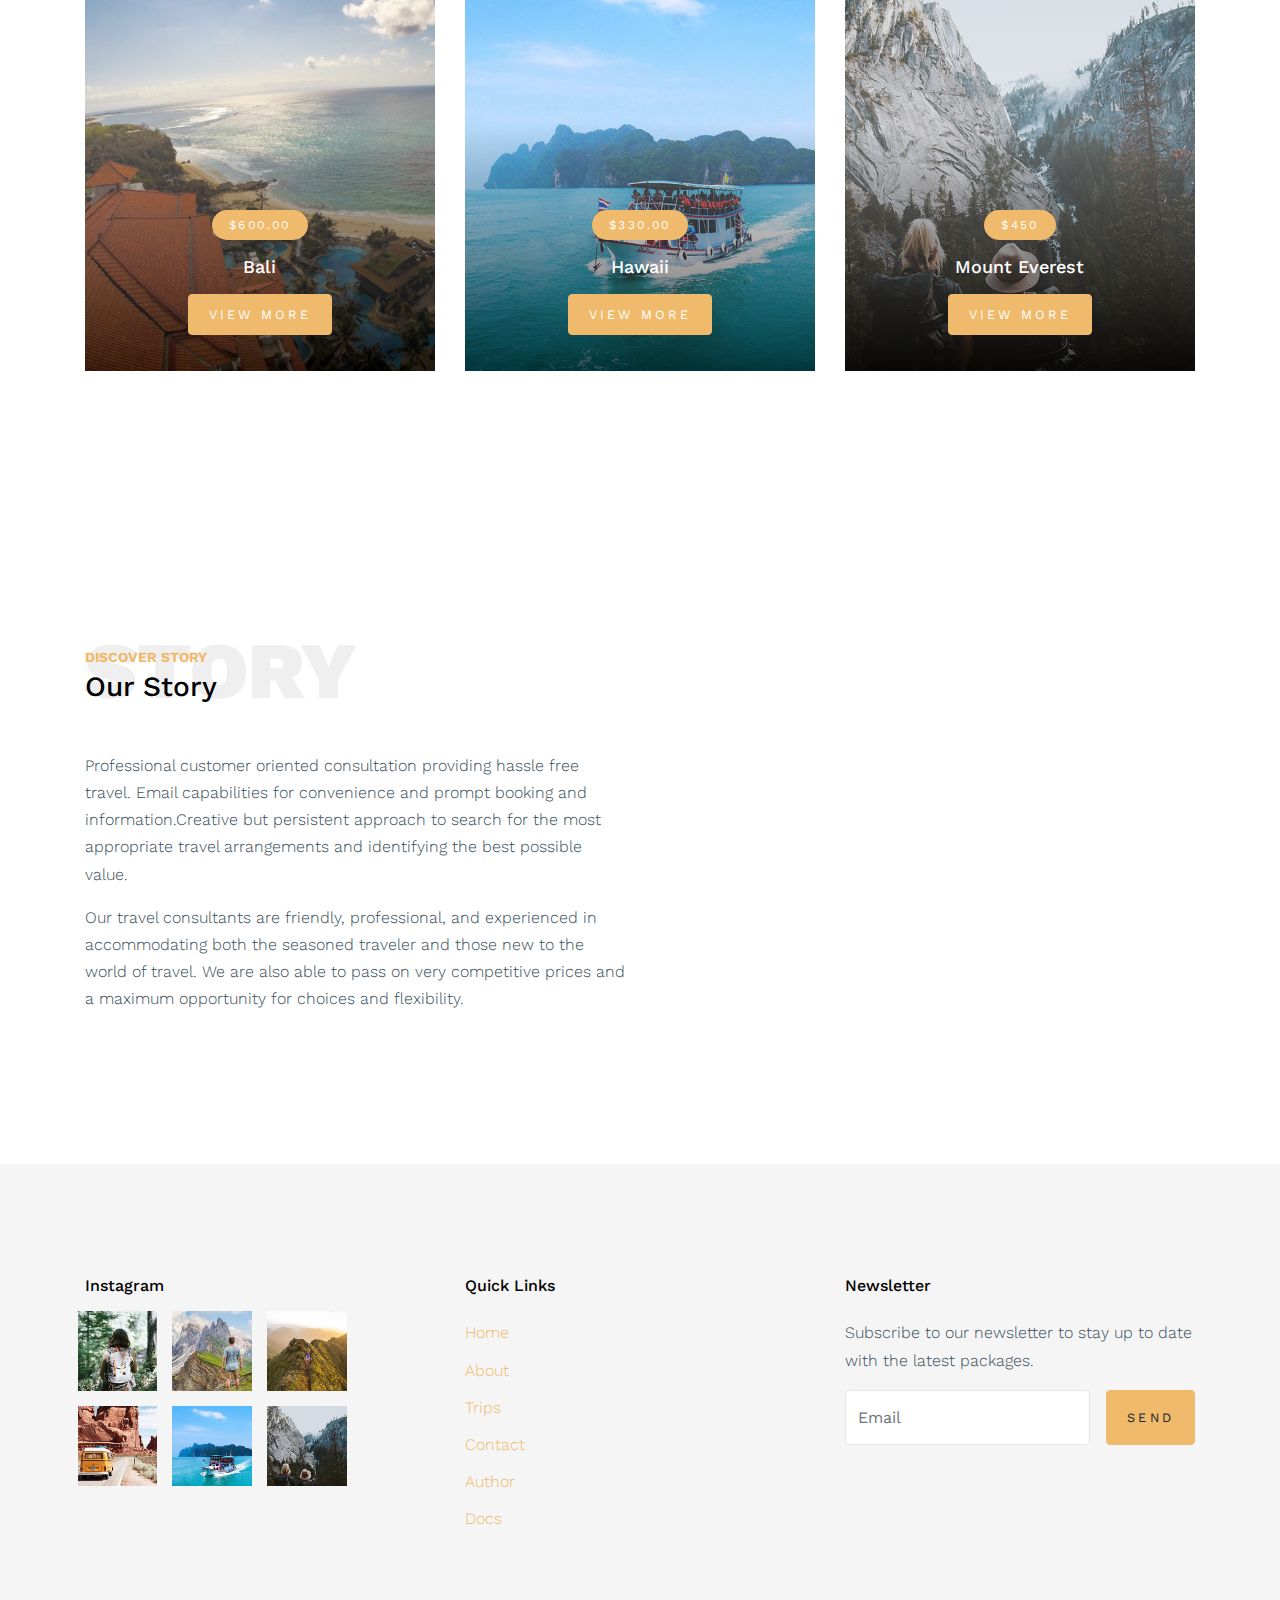
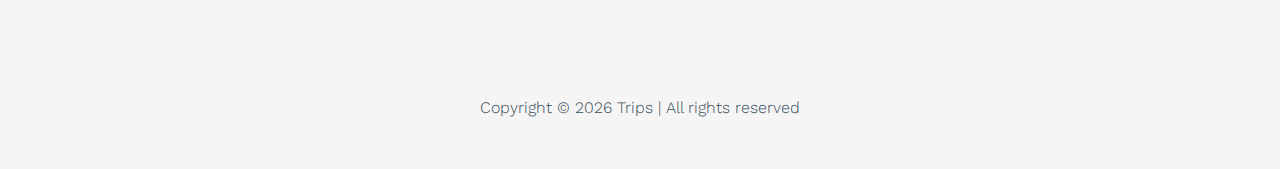
<file: trips.html>
<!doctype html>
<html lang="en">

  <head>
    <title>Trips &mdash; Packages</title>
    <meta charset="utf-8" />
    <meta name="viewport" content="width=device-width, initial-scale=1, shrink-to-fit=no, user-scalable=no" />
    <meta name="keywords" content="trips destinations, our packages, exotis trips, adventure" />
    <meta name="description" content="See our hotest list of exotic destinations" />
    <meta name="author" content="mailto:aleksandar.madic.mes@gmail.com" />
    <meta name="copyright" content="Aleksandar Madić @ 2019." />

    <link href="https://fonts.googleapis.com/css?family=Work+Sans:400,700,900&display=swap" rel="stylesheet" />

    <link rel="stylesheet" href="fonts/icomoon/style.css" />

    <link rel="stylesheet" href="css/bootstrap.min.css" />

    <link rel="stylesheet" href="fonts/flaticon/font/flaticon.css" />

    <!-- MAIN CSS -->
    <link rel="stylesheet" href="css/style.css" />

    <link rel='shortcut icon' type='image/x-icon' href='images/logo.png' />
    
  </head>

  <body data-spy="scroll" data-target=".site-navbar-target" data-offset="300">

    <header class="site-navbar" role="banner">

      <nav class="container navigationBar">
          
         <div class="logo site-logo">
            <a href="index.html" class="font-weight-bold">
              <img src="images/logo.png" alt="Image" class="img-fluid">
            </a>
         </div>
         
         <ul class="links text-right">

         </ul>

         <div class="burger">
          <span class="icon-menu h3">
         </div>

        </nav>

    </header>
    
    <div class="ftco-blocks-cover-1">
      <div class="site-section-cover overlay" id="hero">
        <div class="container">
          <div class="row align-items-center justify-content-center text-center">
            <div class="col-md-5" data-aos="fade-up">
              <h1 class="mb-3 text-white">Trips List</h1>
              <p>Twenty years from now you will be more disappointed by the things you didn't do than by the ones you did do.</p>
              
            </div>
          </div>
        </div>
      </div>
    </div>


    <div class="site-section">

      <div class="container">
        <div class="row justify-content-center text-center">
          <div class="col-md-7">
            <div class="heading-39101 mb-5">
              <span class="backdrop text-center">Journey</span>
              <span class="subtitle-39191">Journey</span>
              <h3>Your Journey Starts Here</h3>
            </div>
          </div>
        </div>

        <div class="row justify-content-center mb-5" id="filters">
          <button class="btn btn-primary text-white mr-3" id="all">All</button>
          <button class="btn btn-primary text-white mr-3" id="beach">Beaches</button>
          <button class="btn btn-primary text-white mr-3" id="adventure">Adventures</button>
        </div>

        <div class="row" id="paketi">
          

        </div>

      </div>
    </div>


    <div class="site-section py-5">
      <div class="container">
        <div class="row align-items-center">
          <div class="col-md-6">
            <div class="heading-39101 mb-5">
              <span class="backdrop">Story</span>
              <span class="subtitle-39191">Discover Story</span>
              <h3>Our Story</h3>
            </div>
            <p>Professional customer oriented consultation providing hassle free travel. Email capabilities for convenience and prompt booking and information.Creative but persistent approach to search for the most appropriate travel arrangements and identifying the best possible value.</p>
            <p>Our travel consultants are friendly, professional, and experienced in accommodating both the seasoned traveler and those new to the world of travel. We are also able to pass on very competitive prices and a maximum opportunity for choices and flexibility.</p>
          </div>
          <div class="col-md-6 slide-left">
            <img src="images/traveler.jpg" alt="Image" class="img-fluid">
          </div>
        </div>
      </div>
    </div>


    

    <footer class="site-footer bg-light">
      <div class="container">
        <div class="row">
          <div class="col-lg-3">
            <h2 class="footer-heading mb-3">Instagram</h2>
            <div class="row" id="igSlike">
              
            </div>
          </div>
          <div class="col-lg-8 ml-auto">
            <div class="row">
              <div class="col-lg-6 ml-auto">
                <h2 class="footer-heading mb-4">Quick Links</h2>
                <ul class="list-unstyled menu-footer">
                  
                </ul>
              </div>
              <div class="col-lg-6">
                <h2 class="footer-heading mb-4">Newsletter</h2>
                <p>Subscribe to our newsletter to stay up to date with the latest packages.</p>
                <form action="#" class="d-flex" class="subscribe">
                  <input type="text" class="form-control mr-3" placeholder="Email">
                  <input type="submit" value="Send" class="btn btn-primary">
                </form>
              </div>
              
            </div>
          </div>
        </div>
        <div class="row pt-5 mt-5 text-center">
          <div class="col-md-12">
            <div class="border-top pt-5">
              <p>
            <!-- Link back to Colorlib can't be removed. Template is licensed under CC BY 3.0. -->
            Copyright &copy; <script>document.write(new Date().getFullYear());</script> Trips | All rights reserved 
            <!-- Link back to Colorlib can't be removed. Template is licensed under CC BY 3.0. -->
            </p>
            </div>
          </div>

        </div>
      </div>
    </footer>

    </div>

    <script src="js/jquery-3.3.1.min.js"></script>
    <script src="js/bootstrap.min.js"></script>
    <script src="js/jquery-plugin-fadethis/src/jquery.fadethis.js"></script>  
    <script src="js/main.js"></script>

  </body>

</html>
</file>
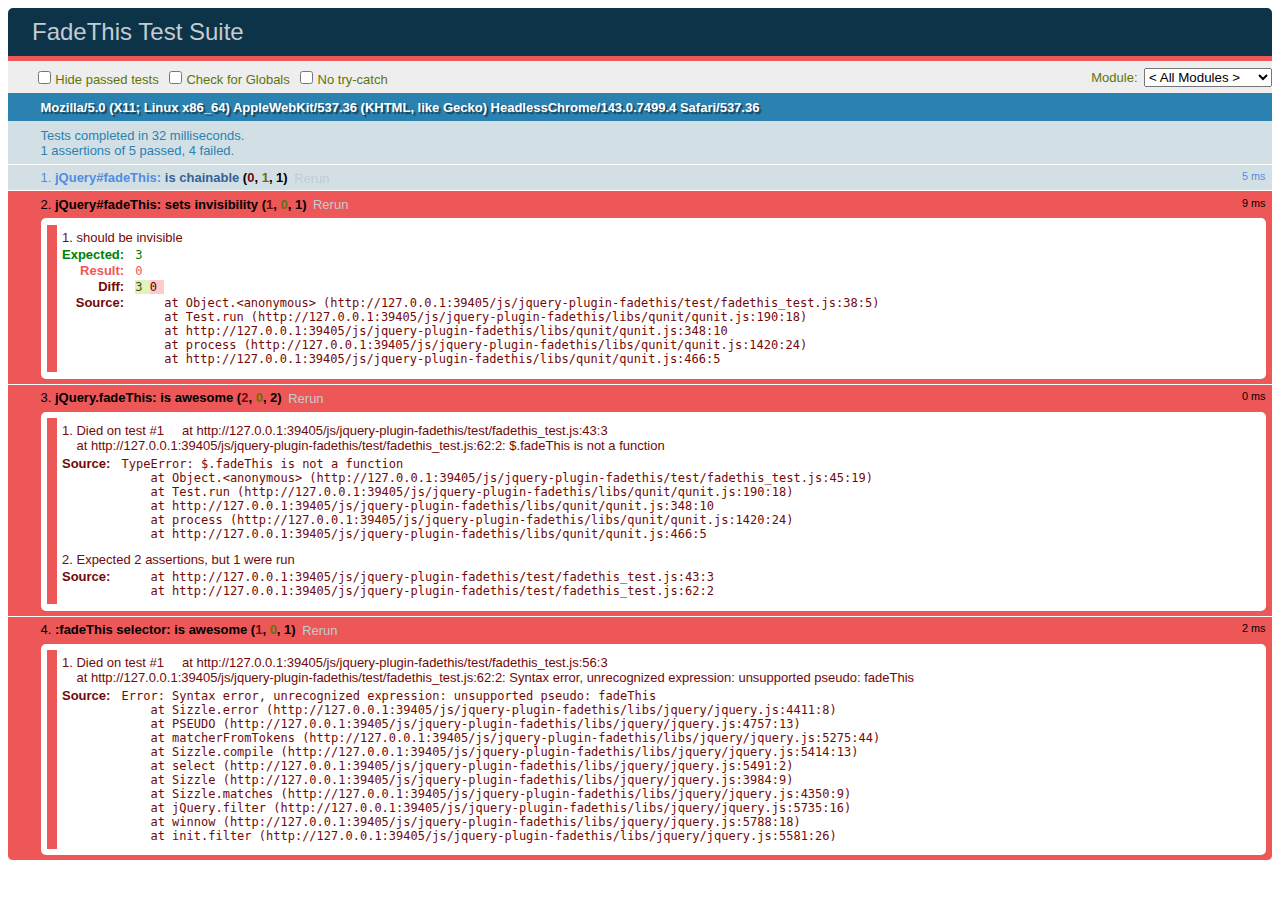
<file: js/jquery-plugin-fadethis/test/fadethis.html>
<!DOCTYPE html>
<html>
<head>
  <meta charset="utf-8">
  <title>FadeThis Test Suite</title>
  
  <!-- Load local jQuery. This can be overridden with a ?jquery=___ param. -->
  <script src="../libs/jquery-loader.js"></script>

  <!-- Load local QUnit. -->
  <link rel="stylesheet" href="../libs/qunit/qunit.css" media="screen">
  <script src="../libs/qunit/qunit.js"></script>

  <!-- Load local lib and tests. -->
  <script src="../src/jquery.fadethis.js"></script>
  <script src="fadethis_test.js"></script>

  <!-- Removing access to jQuery and $. But it'll still be available as _$, if
       you REALLY want to mess around with jQuery in the console. REMEMBER WE
       ARE TESTING A PLUGIN HERE, THIS HELPS ENSURE BEST PRACTICES. REALLY. -->
  <script>window._$ = jQuery.noConflict(true);</script>
</head>
<body>
  <div id="qunit"></div>
  <div id="qunit-fixture">
    <span>lame test markup</span>
    <span>normal test markup</span>
    <span>awesome test markup</span>
  </div>
</body>
</html>
</file>
<file: fonts/icomoon/style.css>
@font-face {
  font-family: 'icomoon';
  src:  url('fonts/icomoon.eot?10si43');
  src:  url('fonts/icomoon.eot?10si43#iefix') format('embedded-opentype'),
    url('fonts/icomoon.ttf?10si43') format('truetype'),
    url('fonts/icomoon.woff?10si43') format('woff'),
    url('fonts/icomoon.svg?10si43#icomoon') format('svg');
  font-weight: normal;
  font-style: normal;
}

[class^="icon-"], [class*=" icon-"] {
  /* use !important to prevent issues with browser extensions that change fonts */
  font-family: 'icomoon' !important;
  speak: none;
  font-style: normal;
  font-weight: normal;
  font-variant: normal;
  text-transform: none;
  line-height: 1;

  /* Better Font Rendering =========== */
  -webkit-font-smoothing: antialiased;
  -moz-osx-font-smoothing: grayscale;
}

.icon-asterisk:before {
  content: "\f069";
}
.icon-plus:before {
  content: "\f067";
}
.icon-question:before {
  content: "\f128";
}
.icon-minus:before {
  content: "\f068";
}
.icon-glass:before {
  content: "\f000";
}
.icon-music:before {
  content: "\f001";
}
.icon-search:before {
  content: "\f002";
}
.icon-envelope-o:before {
  content: "\f003";
}
.icon-heart:before {
  content: "\f004";
}
.icon-star:before {
  content: "\f005";
}
.icon-star-o:before {
  content: "\f006";
}
.icon-user:before {
  content: "\f007";
}
.icon-film:before {
  content: "\f008";
}
.icon-th-large:before {
  content: "\f009";
}
.icon-th:before {
  content: "\f00a";
}
.icon-th-list:before {
  content: "\f00b";
}
.icon-check:before {
  content: "\f00c";
}
.icon-close:before {
  content: "\f00d";
}
.icon-remove:before {
  content: "\f00d";
}
.icon-times:before {
  content: "\f00d";
}
.icon-search-plus:before {
  content: "\f00e";
}
.icon-search-minus:before {
  content: "\f010";
}
.icon-power-off:before {
  content: "\f011";
}
.icon-signal:before {
  content: "\f012";
}
.icon-cog:before {
  content: "\f013";
}
.icon-gear:before {
  content: "\f013";
}
.icon-trash-o:before {
  content: "\f014";
}
.icon-home:before {
  content: "\f015";
}
.icon-file-o:before {
  content: "\f016";
}
.icon-clock-o:before {
  content: "\f017";
}
.icon-road:before {
  content: "\f018";
}
.icon-download:before {
  content: "\f019";
}
.icon-arrow-circle-o-down:before {
  content: "\f01a";
}
.icon-arrow-circle-o-up:before {
  content: "\f01b";
}
.icon-inbox:before {
  content: "\f01c";
}
.icon-play-circle-o:before {
  content: "\f01d";
}
.icon-repeat:before {
  content: "\f01e";
}
.icon-rotate-right:before {
  content: "\f01e";
}
.icon-refresh:before {
  content: "\f021";
}
.icon-list-alt:before {
  content: "\f022";
}
.icon-lock:before {
  content: "\f023";
}
.icon-flag:before {
  content: "\f024";
}
.icon-headphones:before {
  content: "\f025";
}
.icon-volume-off:before {
  content: "\f026";
}
.icon-volume-down:before {
  content: "\f027";
}
.icon-volume-up:before {
  content: "\f028";
}
.icon-qrcode:before {
  content: "\f029";
}
.icon-barcode:before {
  content: "\f02a";
}
.icon-tag:before {
  content: "\f02b";
}
.icon-tags:before {
  content: "\f02c";
}
.icon-book:before {
  content: "\f02d";
}
.icon-bookmark:before {
  content: "\f02e";
}
.icon-print:before {
  content: "\f02f";
}
.icon-camera:before {
  content: "\f030";
}
.icon-font:before {
  content: "\f031";
}
.icon-bold:before {
  content: "\f032";
}
.icon-italic:before {
  content: "\f033";
}
.icon-text-height:before {
  content: "\f034";
}
.icon-text-width:before {
  content: "\f035";
}
.icon-align-left:before {
  content: "\f036";
}
.icon-align-center:before {
  content: "\f037";
}
.icon-align-right:before {
  content: "\f038";
}
.icon-align-justify:before {
  content: "\f039";
}
.icon-list:before {
  content: "\f03a";
}
.icon-dedent:before {
  content: "\f03b";
}
.icon-outdent:before {
  content: "\f03b";
}
.icon-indent:before {
  content: "\f03c";
}
.icon-video-camera:before {
  content: "\f03d";
}
.icon-image:before {
  content: "\f03e";
}
.icon-photo:before {
  content: "\f03e";
}
.icon-picture-o:before {
  content: "\f03e";
}
.icon-pencil:before {
  content: "\f040";
}
.icon-map-marker:before {
  content: "\f041";
}
.icon-adjust:before {
  content: "\f042";
}
.icon-tint:before {
  content: "\f043";
}
.icon-edit:before {
  content: "\f044";
}
.icon-pencil-square-o:before {
  content: "\f044";
}
.icon-share-square-o:before {
  content: "\f045";
}
.icon-check-square-o:before {
  content: "\f046";
}
.icon-arrows:before {
  content: "\f047";
}
.icon-step-backward:before {
  content: "\f048";
}
.icon-fast-backward:before {
  content: "\f049";
}
.icon-backward:before {
  content: "\f04a";
}
.icon-play:before {
  content: "\f04b";
}
.icon-pause:before {
  content: "\f04c";
}
.icon-stop:before {
  content: "\f04d";
}
.icon-forward:before {
  content: "\f04e";
}
.icon-fast-forward:before {
  content: "\f050";
}
.icon-step-forward:before {
  content: "\f051";
}
.icon-eject:before {
  content: "\f052";
}
.icon-chevron-left:before {
  content: "\f053";
}
.icon-chevron-right:before {
  content: "\f054";
}
.icon-plus-circle:before {
  content: "\f055";
}
.icon-minus-circle:before {
  content: "\f056";
}
.icon-times-circle:before {
  content: "\f057";
}
.icon-check-circle:before {
  content: "\f058";
}
.icon-question-circle:before {
  content: "\f059";
}
.icon-info-circle:before {
  content: "\f05a";
}
.icon-crosshairs:before {
  content: "\f05b";
}
.icon-times-circle-o:before {
  content: "\f05c";
}
.icon-check-circle-o:before {
  content: "\f05d";
}
.icon-ban:before {
  content: "\f05e";
}
.icon-arrow-left:before {
  content: "\f060";
}
.icon-arrow-right:before {
  content: "\f061";
}
.icon-arrow-up:before {
  content: "\f062";
}
.icon-arrow-down:before {
  content: "\f063";
}
.icon-mail-forward:before {
  content: "\f064";
}
.icon-share:before {
  content: "\f064";
}
.icon-expand:before {
  content: "\f065";
}
.icon-compress:before {
  content: "\f066";
}
.icon-exclamation-circle:before {
  content: "\f06a";
}
.icon-gift:before {
  content: "\f06b";
}
.icon-leaf:before {
  content: "\f06c";
}
.icon-fire:before {
  content: "\f06d";
}
.icon-eye:before {
  content: "\f06e";
}
.icon-eye-slash:before {
  content: "\f070";
}
.icon-exclamation-triangle:before {
  content: "\f071";
}
.icon-warning:before {
  content: "\f071";
}
.icon-plane:before {
  content: "\f072";
}
.icon-calendar:before {
  content: "\f073";
}
.icon-random:before {
  content: "\f074";
}
.icon-comment:before {
  content: "\f075";
}
.icon-magnet:before {
  content: "\f076";
}
.icon-chevron-up:before {
  content: "\f077";
}
.icon-chevron-down:before {
  content: "\f078";
}
.icon-retweet:before {
  content: "\f079";
}
.icon-shopping-cart:before {
  content: "\f07a";
}
.icon-folder:before {
  content: "\f07b";
}
.icon-folder-open:before {
  content: "\f07c";
}
.icon-arrows-v:before {
  content: "\f07d";
}
.icon-arrows-h:before {
  content: "\f07e";
}
.icon-bar-chart:before {
  content: "\f080";
}
.icon-bar-chart-o:before {
  content: "\f080";
}
.icon-twitter-square:before {
  content: "\f081";
}
.icon-facebook-square:before {
  content: "\f082";
}
.icon-camera-retro:before {
  content: "\f083";
}
.icon-key:before {
  content: "\f084";
}
.icon-cogs:before {
  content: "\f085";
}
.icon-gears:before {
  content: "\f085";
}
.icon-comments:before {
  content: "\f086";
}
.icon-thumbs-o-up:before {
  content: "\f087";
}
.icon-thumbs-o-down:before {
  content: "\f088";
}
.icon-star-half:before {
  content: "\f089";
}
.icon-heart-o:before {
  content: "\f08a";
}
.icon-sign-out:before {
  content: "\f08b";
}
.icon-linkedin-square:before {
  content: "\f08c";
}
.icon-thumb-tack:before {
  content: "\f08d";
}
.icon-external-link:before {
  content: "\f08e";
}
.icon-sign-in:before {
  content: "\f090";
}
.icon-trophy:before {
  content: "\f091";
}
.icon-github-square:before {
  content: "\f092";
}
.icon-upload:before {
  content: "\f093";
}
.icon-lemon-o:before {
  content: "\f094";
}
.icon-phone:before {
  content: "\f095";
}
.icon-square-o:before {
  content: "\f096";
}
.icon-bookmark-o:before {
  content: "\f097";
}
.icon-phone-square:before {
  content: "\f098";
}
.icon-twitter:before {
  content: "\f099";
}
.icon-facebook:before {
  content: "\f09a";
}
.icon-facebook-f:before {
  content: "\f09a";
}
.icon-github:before {
  content: "\f09b";
}
.icon-unlock:before {
  content: "\f09c";
}
.icon-credit-card:before {
  content: "\f09d";
}
.icon-feed:before {
  content: "\f09e";
}
.icon-rss:before {
  content: "\f09e";
}
.icon-hdd-o:before {
  content: "\f0a0";
}
.icon-bullhorn:before {
  content: "\f0a1";
}
.icon-bell-o:before {
  content: "\f0a2";
}
.icon-certificate:before {
  content: "\f0a3";
}
.icon-hand-o-right:before {
  content: "\f0a4";
}
.icon-hand-o-left:before {
  content: "\f0a5";
}
.icon-hand-o-up:before {
  content: "\f0a6";
}
.icon-hand-o-down:before {
  content: "\f0a7";
}
.icon-arrow-circle-left:before {
  content: "\f0a8";
}
.icon-arrow-circle-right:before {
  content: "\f0a9";
}
.icon-arrow-circle-up:before {
  content: "\f0aa";
}
.icon-arrow-circle-down:before {
  content: "\f0ab";
}
.icon-globe:before {
  content: "\f0ac";
}
.icon-wrench:before {
  content: "\f0ad";
}
.icon-tasks:before {
  content: "\f0ae";
}
.icon-filter:before {
  content: "\f0b0";
}
.icon-briefcase:before {
  content: "\f0b1";
}
.icon-arrows-alt:before {
  content: "\f0b2";
}
.icon-group:before {
  content: "\f0c0";
}
.icon-users:before {
  content: "\f0c0";
}
.icon-chain:before {
  content: "\f0c1";
}
.icon-link:before {
  content: "\f0c1";
}
.icon-cloud:before {
  content: "\f0c2";
}
.icon-flask:before {
  content: "\f0c3";
}
.icon-cut:before {
  content: "\f0c4";
}
.icon-scissors:before {
  content: "\f0c4";
}
.icon-copy:before {
  content: "\f0c5";
}
.icon-files-o:before {
  content: "\f0c5";
}
.icon-paperclip:before {
  content: "\f0c6";
}
.icon-floppy-o:before {
  content: "\f0c7";
}
.icon-save:before {
  content: "\f0c7";
}
.icon-square:before {
  content: "\f0c8";
}
.icon-bars:before {
  content: "\f0c9";
}
.icon-navicon:before {
  content: "\f0c9";
}
.icon-reorder:before {
  content: "\f0c9";
}
.icon-list-ul:before {
  content: "\f0ca";
}
.icon-list-ol:before {
  content: "\f0cb";
}
.icon-strikethrough:before {
  content: "\f0cc";
}
.icon-underline:before {
  content: "\f0cd";
}
.icon-table:before {
  content: "\f0ce";
}
.icon-magic:before {
  content: "\f0d0";
}
.icon-truck:before {
  content: "\f0d1";
}
.icon-pinterest:before {
  content: "\f0d2";
}
.icon-pinterest-square:before {
  content: "\f0d3";
}
.icon-google-plus-square:before {
  content: "\f0d4";
}
.icon-google-plus:before {
  content: "\f0d5";
}
.icon-money:before {
  content: "\f0d6";
}
.icon-caret-down:before {
  content: "\f0d7";
}
.icon-caret-up:before {
  content: "\f0d8";
}
.icon-caret-left:before {
  content: "\f0d9";
}
.icon-caret-right:before {
  content: "\f0da";
}
.icon-columns:before {
  content: "\f0db";
}
.icon-sort:before {
  content: "\f0dc";
}
.icon-unsorted:before {
  content: "\f0dc";
}
.icon-sort-desc:before {
  content: "\f0dd";
}
.icon-sort-down:before {
  content: "\f0dd";
}
.icon-sort-asc:before {
  content: "\f0de";
}
.icon-sort-up:before {
  content: "\f0de";
}
.icon-envelope:before {
  content: "\f0e0";
}
.icon-linkedin:before {
  content: "\f0e1";
}
.icon-rotate-left:before {
  content: "\f0e2";
}
.icon-undo:before {
  content: "\f0e2";
}
.icon-gavel:before {
  content: "\f0e3";
}
.icon-legal:before {
  content: "\f0e3";
}
.icon-dashboard:before {
  content: "\f0e4";
}
.icon-tachometer:before {
  content: "\f0e4";
}
.icon-comment-o:before {
  content: "\f0e5";
}
.icon-comments-o:before {
  content: "\f0e6";
}
.icon-bolt:before {
  content: "\f0e7";
}
.icon-flash:before {
  content: "\f0e7";
}
.icon-sitemap:before {
  content: "\f0e8";
}
.icon-umbrella:before {
  content: "\f0e9";
}
.icon-clipboard:before {
  content: "\f0ea";
}
.icon-paste:before {
  content: "\f0ea";
}
.icon-lightbulb-o:before {
  content: "\f0eb";
}
.icon-exchange:before {
  content: "\f0ec";
}
.icon-cloud-download:before {
  content: "\f0ed";
}
.icon-cloud-upload:before {
  content: "\f0ee";
}
.icon-user-md:before {
  content: "\f0f0";
}
.icon-stethoscope:before {
  content: "\f0f1";
}
.icon-suitcase:before {
  content: "\f0f2";
}
.icon-bell:before {
  content: "\f0f3";
}
.icon-coffee:before {
  content: "\f0f4";
}
.icon-cutlery:before {
  content: "\f0f5";
}
.icon-file-text-o:before {
  content: "\f0f6";
}
.icon-building-o:before {
  content: "\f0f7";
}
.icon-hospital-o:before {
  content: "\f0f8";
}
.icon-ambulance:before {
  content: "\f0f9";
}
.icon-medkit:before {
  content: "\f0fa";
}
.icon-fighter-jet:before {
  content: "\f0fb";
}
.icon-beer:before {
  content: "\f0fc";
}
.icon-h-square:before {
  content: "\f0fd";
}
.icon-plus-square:before {
  content: "\f0fe";
}
.icon-angle-double-left:before {
  content: "\f100";
}
.icon-angle-double-right:before {
  content: "\f101";
}
.icon-angle-double-up:before {
  content: "\f102";
}
.icon-angle-double-down:before {
  content: "\f103";
}
.icon-angle-left:before {
  content: "\f104";
}
.icon-angle-right:before {
  content: "\f105";
}
.icon-angle-up:before {
  content: "\f106";
}
.icon-angle-down:before {
  content: "\f107";
}
.icon-desktop:before {
  content: "\f108";
}
.icon-laptop:before {
  content: "\f109";
}
.icon-tablet:before {
  content: "\f10a";
}
.icon-mobile:before {
  content: "\f10b";
}
.icon-mobile-phone:before {
  content: "\f10b";
}
.icon-circle-o:before {
  content: "\f10c";
}
.icon-quote-left:before {
  content: "\f10d";
}
.icon-quote-right:before {
  content: "\f10e";
}
.icon-spinner:before {
  content: "\f110";
}
.icon-circle:before {
  content: "\f111";
}
.icon-mail-reply:before {
  content: "\f112";
}
.icon-reply:before {
  content: "\f112";
}
.icon-github-alt:before {
  content: "\f113";
}
.icon-folder-o:before {
  content: "\f114";
}
.icon-folder-open-o:before {
  content: "\f115";
}
.icon-smile-o:before {
  content: "\f118";
}
.icon-frown-o:before {
  content: "\f119";
}
.icon-meh-o:before {
  content: "\f11a";
}
.icon-gamepad:before {
  content: "\f11b";
}
.icon-keyboard-o:before {
  content: "\f11c";
}
.icon-flag-o:before {
  content: "\f11d";
}
.icon-flag-checkered:before {
  content: "\f11e";
}
.icon-terminal:before {
  content: "\f120";
}
.icon-code:before {
  content: "\f121";
}
.icon-mail-reply-all:before {
  content: "\f122";
}
.icon-reply-all:before {
  content: "\f122";
}
.icon-star-half-empty:before {
  content: "\f123";
}
.icon-star-half-full:before {
  content: "\f123";
}
.icon-star-half-o:before {
  content: "\f123";
}
.icon-location-arrow:before {
  content: "\f124";
}
.icon-crop:before {
  content: "\f125";
}
.icon-code-fork:before {
  content: "\f126";
}
.icon-chain-broken:before {
  content: "\f127";
}
.icon-unlink:before {
  content: "\f127";
}
.icon-info:before {
  content: "\f129";
}
.icon-exclamation:before {
  content: "\f12a";
}
.icon-superscript:before {
  content: "\f12b";
}
.icon-subscript:before {
  content: "\f12c";
}
.icon-eraser:before {
  content: "\f12d";
}
.icon-puzzle-piece:before {
  content: "\f12e";
}
.icon-microphone:before {
  content: "\f130";
}
.icon-microphone-slash:before {
  content: "\f131";
}
.icon-shield:before {
  content: "\f132";
}
.icon-calendar-o:before {
  content: "\f133";
}
.icon-fire-extinguisher:before {
  content: "\f134";
}
.icon-rocket:before {
  content: "\f135";
}
.icon-maxcdn:before {
  content: "\f136";
}
.icon-chevron-circle-left:before {
  content: "\f137";
}
.icon-chevron-circle-right:before {
  content: "\f138";
}
.icon-chevron-circle-up:before {
  content: "\f139";
}
.icon-chevron-circle-down:before {
  content: "\f13a";
}
.icon-html5:before {
  content: "\f13b";
}
.icon-css3:before {
  content: "\f13c";
}
.icon-anchor:before {
  content: "\f13d";
}
.icon-unlock-alt:before {
  content: "\f13e";
}
.icon-bullseye:before {
  content: "\f140";
}
.icon-ellipsis-h:before {
  content: "\f141";
}
.icon-ellipsis-v:before {
  content: "\f142";
}
.icon-rss-square:before {
  content: "\f143";
}
.icon-play-circle:before {
  content: "\f144";
}
.icon-ticket:before {
  content: "\f145";
}
.icon-minus-square:before {
  content: "\f146";
}
.icon-minus-square-o:before {
  content: "\f147";
}
.icon-level-up:before {
  content: "\f148";
}
.icon-level-down:before {
  content: "\f149";
}
.icon-check-square:before {
  content: "\f14a";
}
.icon-pencil-square:before {
  content: "\f14b";
}
.icon-external-link-square:before {
  content: "\f14c";
}
.icon-share-square:before {
  content: "\f14d";
}
.icon-compass:before {
  content: "\f14e";
}
.icon-caret-square-o-down:before {
  content: "\f150";
}
.icon-toggle-down:before {
  content: "\f150";
}
.icon-caret-square-o-up:before {
  content: "\f151";
}
.icon-toggle-up:before {
  content: "\f151";
}
.icon-caret-square-o-right:before {
  content: "\f152";
}
.icon-toggle-right:before {
  content: "\f152";
}
.icon-eur:before {
  content: "\f153";
}
.icon-euro:before {
  content: "\f153";
}
.icon-gbp:before {
  content: "\f154";
}
.icon-dollar:before {
  content: "\f155";
}
.icon-usd:before {
  content: "\f155";
}
.icon-inr:before {
  content: "\f156";
}
.icon-rupee:before {
  content: "\f156";
}
.icon-cny:before {
  content: "\f157";
}
.icon-jpy:before {
  content: "\f157";
}
.icon-rmb:before {
  content: "\f157";
}
.icon-yen:before {
  content: "\f157";
}
.icon-rouble:before {
  content: "\f158";
}
.icon-rub:before {
  content: "\f158";
}
.icon-ruble:before {
  content: "\f158";
}
.icon-krw:before {
  content: "\f159";
}
.icon-won:before {
  content: "\f159";
}
.icon-bitcoin:before {
  content: "\f15a";
}
.icon-btc:before {
  content: "\f15a";
}
.icon-file:before {
  content: "\f15b";
}
.icon-file-text:before {
  content: "\f15c";
}
.icon-sort-alpha-asc:before {
  content: "\f15d";
}
.icon-sort-alpha-desc:before {
  content: "\f15e";
}
.icon-sort-amount-asc:before {
  content: "\f160";
}
.icon-sort-amount-desc:before {
  content: "\f161";
}
.icon-sort-numeric-asc:before {
  content: "\f162";
}
.icon-sort-numeric-desc:before {
  content: "\f163";
}
.icon-thumbs-up:before {
  content: "\f164";
}
.icon-thumbs-down:before {
  content: "\f165";
}
.icon-youtube-square:before {
  content: "\f166";
}
.icon-youtube:before {
  content: "\f167";
}
.icon-xing:before {
  content: "\f168";
}
.icon-xing-square:before {
  content: "\f169";
}
.icon-youtube-play:before {
  content: "\f16a";
}
.icon-dropbox:before {
  content: "\f16b";
}
.icon-stack-overflow:before {
  content: "\f16c";
}
.icon-instagram:before {
  content: "\f16d";
}
.icon-flickr:before {
  content: "\f16e";
}
.icon-adn:before {
  content: "\f170";
}
.icon-bitbucket:before {
  content: "\f171";
}
.icon-bitbucket-square:before {
  content: "\f172";
}
.icon-tumblr:before {
  content: "\f173";
}
.icon-tumblr-square:before {
  content: "\f174";
}
.icon-long-arrow-down:before {
  content: "\f175";
}
.icon-long-arrow-up:before {
  content: "\f176";
}
.icon-long-arrow-left:before {
  content: "\f177";
}
.icon-long-arrow-right:before {
  content: "\f178";
}
.icon-apple:before {
  content: "\f179";
}
.icon-windows:before {
  content: "\f17a";
}
.icon-android:before {
  content: "\f17b";
}
.icon-linux:before {
  content: "\f17c";
}
.icon-dribbble:before {
  content: "\f17d";
}
.icon-skype:before {
  content: "\f17e";
}
.icon-foursquare:before {
  content: "\f180";
}
.icon-trello:before {
  content: "\f181";
}
.icon-female:before {
  content: "\f182";
}
.icon-male:before {
  content: "\f183";
}
.icon-gittip:before {
  content: "\f184";
}
.icon-gratipay:before {
  content: "\f184";
}
.icon-sun-o:before {
  content: "\f185";
}
.icon-moon-o:before {
  content: "\f186";
}
.icon-archive:before {
  content: "\f187";
}
.icon-bug:before {
  content: "\f188";
}
.icon-vk:before {
  content: "\f189";
}
.icon-weibo:before {
  content: "\f18a";
}
.icon-renren:before {
  content: "\f18b";
}
.icon-pagelines:before {
  content: "\f18c";
}
.icon-stack-exchange:before {
  content: "\f18d";
}
.icon-arrow-circle-o-right:before {
  content: "\f18e";
}
.icon-arrow-circle-o-left:before {
  content: "\f190";
}
.icon-caret-square-o-left:before {
  content: "\f191";
}
.icon-toggle-left:before {
  content: "\f191";
}
.icon-dot-circle-o:before {
  content: "\f192";
}
.icon-wheelchair:before {
  content: "\f193";
}
.icon-vimeo-square:before {
  content: "\f194";
}
.icon-try:before {
  content: "\f195";
}
.icon-turkish-lira:before {
  content: "\f195";
}
.icon-plus-square-o:before {
  content: "\f196";
}
.icon-space-shuttle:before {
  content: "\f197";
}
.icon-slack:before {
  content: "\f198";
}
.icon-envelope-square:before {
  content: "\f199";
}
.icon-wordpress:before {
  content: "\f19a";
}
.icon-openid:before {
  content: "\f19b";
}
.icon-bank:before {
  content: "\f19c";
}
.icon-institution:before {
  content: "\f19c";
}
.icon-university:before {
  content: "\f19c";
}
.icon-graduation-cap:before {
  content: "\f19d";
}
.icon-mortar-board:before {
  content: "\f19d";
}
.icon-yahoo:before {
  content: "\f19e";
}
.icon-google:before {
  content: "\f1a0";
}
.icon-reddit:before {
  content: "\f1a1";
}
.icon-reddit-square:before {
  content: "\f1a2";
}
.icon-stumbleupon-circle:before {
  content: "\f1a3";
}
.icon-stumbleupon:before {
  content: "\f1a4";
}
.icon-delicious:before {
  content: "\f1a5";
}
.icon-digg:before {
  content: "\f1a6";
}
.icon-pied-piper-pp:before {
  content: "\f1a7";
}
.icon-pied-piper-alt:before {
  content: "\f1a8";
}
.icon-drupal:before {
  content: "\f1a9";
}
.icon-joomla:before {
  content: "\f1aa";
}
.icon-language:before {
  content: "\f1ab";
}
.icon-fax:before {
  content: "\f1ac";
}
.icon-building:before {
  content: "\f1ad";
}
.icon-child:before {
  content: "\f1ae";
}
.icon-paw:before {
  content: "\f1b0";
}
.icon-spoon:before {
  content: "\f1b1";
}
.icon-cube:before {
  content: "\f1b2";
}
.icon-cubes:before {
  content: "\f1b3";
}
.icon-behance:before {
  content: "\f1b4";
}
.icon-behance-square:before {
  content: "\f1b5";
}
.icon-steam:before {
  content: "\f1b6";
}
.icon-steam-square:before {
  content: "\f1b7";
}
.icon-recycle:before {
  content: "\f1b8";
}
.icon-automobile:before {
  content: "\f1b9";
}
.icon-car:before {
  content: "\f1b9";
}
.icon-cab:before {
  content: "\f1ba";
}
.icon-taxi:before {
  content: "\f1ba";
}
.icon-tree:before {
  content: "\f1bb";
}
.icon-spotify:before {
  content: "\f1bc";
}
.icon-deviantart:before {
  content: "\f1bd";
}
.icon-soundcloud:before {
  content: "\f1be";
}
.icon-database:before {
  content: "\f1c0";
}
.icon-file-pdf-o:before {
  content: "\f1c1";
}
.icon-file-word-o:before {
  content: "\f1c2";
}
.icon-file-excel-o:before {
  content: "\f1c3";
}
.icon-file-powerpoint-o:before {
  content: "\f1c4";
}
.icon-file-image-o:before {
  content: "\f1c5";
}
.icon-file-photo-o:before {
  content: "\f1c5";
}
.icon-file-picture-o:before {
  content: "\f1c5";
}
.icon-file-archive-o:before {
  content: "\f1c6";
}
.icon-file-zip-o:before {
  content: "\f1c6";
}
.icon-file-audio-o:before {
  content: "\f1c7";
}
.icon-file-sound-o:before {
  content: "\f1c7";
}
.icon-file-movie-o:before {
  content: "\f1c8";
}
.icon-file-video-o:before {
  content: "\f1c8";
}
.icon-file-code-o:before {
  content: "\f1c9";
}
.icon-vine:before {
  content: "\f1ca";
}
.icon-codepen:before {
  content: "\f1cb";
}
.icon-jsfiddle:before {
  content: "\f1cc";
}
.icon-life-bouy:before {
  content: "\f1cd";
}
.icon-life-buoy:before {
  content: "\f1cd";
}
.icon-life-ring:before {
  content: "\f1cd";
}
.icon-life-saver:before {
  content: "\f1cd";
}
.icon-support:before {
  content: "\f1cd";
}
.icon-circle-o-notch:before {
  content: "\f1ce";
}
.icon-ra:before {
  content: "\f1d0";
}
.icon-rebel:before {
  content: "\f1d0";
}
.icon-resistance:before {
  content: "\f1d0";
}
.icon-empire:before {
  content: "\f1d1";
}
.icon-ge:before {
  content: "\f1d1";
}
.icon-git-square:before {
  content: "\f1d2";
}
.icon-git:before {
  content: "\f1d3";
}
.icon-hacker-news:before {
  content: "\f1d4";
}
.icon-y-combinator-square:before {
  content: "\f1d4";
}
.icon-yc-square:before {
  content: "\f1d4";
}
.icon-tencent-weibo:before {
  content: "\f1d5";
}
.icon-qq:before {
  content: "\f1d6";
}
.icon-wechat:before {
  content: "\f1d7";
}
.icon-weixin:before {
  content: "\f1d7";
}
.icon-paper-plane:before {
  content: "\f1d8";
}
.icon-send:before {
  content: "\f1d8";
}
.icon-paper-plane-o:before {
  content: "\f1d9";
}
.icon-send-o:before {
  content: "\f1d9";
}
.icon-history:before {
  content: "\f1da";
}
.icon-circle-thin:before {
  content: "\f1db";
}
.icon-header:before {
  content: "\f1dc";
}
.icon-paragraph:before {
  content: "\f1dd";
}
.icon-sliders:before {
  content: "\f1de";
}
.icon-share-alt:before {
  content: "\f1e0";
}
.icon-share-alt-square:before {
  content: "\f1e1";
}
.icon-bomb:before {
  content: "\f1e2";
}
.icon-futbol-o:before {
  content: "\f1e3";
}
.icon-soccer-ball-o:before {
  content: "\f1e3";
}
.icon-tty:before {
  content: "\f1e4";
}
.icon-binoculars:before {
  content: "\f1e5";
}
.icon-plug:before {
  content: "\f1e6";
}
.icon-slideshare:before {
  content: "\f1e7";
}
.icon-twitch:before {
  content: "\f1e8";
}
.icon-yelp:before {
  content: "\f1e9";
}
.icon-newspaper-o:before {
  content: "\f1ea";
}
.icon-wifi:before {
  content: "\f1eb";
}
.icon-calculator:before {
  content: "\f1ec";
}
.icon-paypal:before {
  content: "\f1ed";
}
.icon-google-wallet:before {
  content: "\f1ee";
}
.icon-cc-visa:before {
  content: "\f1f0";
}
.icon-cc-mastercard:before {
  content: "\f1f1";
}
.icon-cc-discover:before {
  content: "\f1f2";
}
.icon-cc-amex:before {
  content: "\f1f3";
}
.icon-cc-paypal:before {
  content: "\f1f4";
}
.icon-cc-stripe:before {
  content: "\f1f5";
}
.icon-bell-slash:before {
  content: "\f1f6";
}
.icon-bell-slash-o:before {
  content: "\f1f7";
}
.icon-trash:before {
  content: "\f1f8";
}
.icon-copyright:before {
  content: "\f1f9";
}
.icon-at:before {
  content: "\f1fa";
}
.icon-eyedropper:before {
  content: "\f1fb";
}
.icon-paint-brush:before {
  content: "\f1fc";
}
.icon-birthday-cake:before {
  content: "\f1fd";
}
.icon-area-chart:before {
  content: "\f1fe";
}
.icon-pie-chart:before {
  content: "\f200";
}
.icon-line-chart:before {
  content: "\f201";
}
.icon-lastfm:before {
  content: "\f202";
}
.icon-lastfm-square:before {
  content: "\f203";
}
.icon-toggle-off:before {
  content: "\f204";
}
.icon-toggle-on:before {
  content: "\f205";
}
.icon-bicycle:before {
  content: "\f206";
}
.icon-bus:before {
  content: "\f207";
}
.icon-ioxhost:before {
  content: "\f208";
}
.icon-angellist:before {
  content: "\f209";
}
.icon-cc:before {
  content: "\f20a";
}
.icon-ils:before {
  content: "\f20b";
}
.icon-shekel:before {
  content: "\f20b";
}
.icon-sheqel:before {
  content: "\f20b";
}
.icon-meanpath:before {
  content: "\f20c";
}
.icon-buysellads:before {
  content: "\f20d";
}
.icon-connectdevelop:before {
  content: "\f20e";
}
.icon-dashcube:before {
  content: "\f210";
}
.icon-forumbee:before {
  content: "\f211";
}
.icon-leanpub:before {
  content: "\f212";
}
.icon-sellsy:before {
  content: "\f213";
}
.icon-shirtsinbulk:before {
  content: "\f214";
}
.icon-simplybuilt:before {
  content: "\f215";
}
.icon-skyatlas:before {
  content: "\f216";
}
.icon-cart-plus:before {
  content: "\f217";
}
.icon-cart-arrow-down:before {
  content: "\f218";
}
.icon-diamond:before {
  content: "\f219";
}
.icon-ship:before {
  content: "\f21a";
}
.icon-user-secret:before {
  content: "\f21b";
}
.icon-motorcycle:before {
  content: "\f21c";
}
.icon-street-view:before {
  content: "\f21d";
}
.icon-heartbeat:before {
  content: "\f21e";
}
.icon-venus:before {
  content: "\f221";
}
.icon-mars:before {
  content: "\f222";
}
.icon-mercury:before {
  content: "\f223";
}
.icon-intersex:before {
  content: "\f224";
}
.icon-transgender:before {
  content: "\f224";
}
.icon-transgender-alt:before {
  content: "\f225";
}
.icon-venus-double:before {
  content: "\f226";
}
.icon-mars-double:before {
  content: "\f227";
}
.icon-venus-mars:before {
  content: "\f228";
}
.icon-mars-stroke:before {
  content: "\f229";
}
.icon-mars-stroke-v:before {
  content: "\f22a";
}
.icon-mars-stroke-h:before {
  content: "\f22b";
}
.icon-neuter:before {
  content: "\f22c";
}
.icon-genderless:before {
  content: "\f22d";
}
.icon-facebook-official:before {
  content: "\f230";
}
.icon-pinterest-p:before {
  content: "\f231";
}
.icon-whatsapp:before {
  content: "\f232";
}
.icon-server:before {
  content: "\f233";
}
.icon-user-plus:before {
  content: "\f234";
}
.icon-user-times:before {
  content: "\f235";
}
.icon-bed:before {
  content: "\f236";
}
.icon-hotel:before {
  content: "\f236";
}
.icon-viacoin:before {
  content: "\f237";
}
.icon-train:before {
  content: "\f238";
}
.icon-subway:before {
  content: "\f239";
}
.icon-medium:before {
  content: "\f23a";
}
.icon-y-combinator:before {
  content: "\f23b";
}
.icon-yc:before {
  content: "\f23b";
}
.icon-optin-monster:before {
  content: "\f23c";
}
.icon-opencart:before {
  content: "\f23d";
}
.icon-expeditedssl:before {
  content: "\f23e";
}
.icon-battery:before {
  content: "\f240";
}
.icon-battery-4:before {
  content: "\f240";
}
.icon-battery-full:before {
  content: "\f240";
}
.icon-battery-3:before {
  content: "\f241";
}
.icon-battery-three-quarters:before {
  content: "\f241";
}
.icon-battery-2:before {
  content: "\f242";
}
.icon-battery-half:before {
  content: "\f242";
}
.icon-battery-1:before {
  content: "\f243";
}
.icon-battery-quarter:before {
  content: "\f243";
}
.icon-battery-0:before {
  content: "\f244";
}
.icon-battery-empty:before {
  content: "\f244";
}
.icon-mouse-pointer:before {
  content: "\f245";
}
.icon-i-cursor:before {
  content: "\f246";
}
.icon-object-group:before {
  content: "\f247";
}
.icon-object-ungroup:before {
  content: "\f248";
}
.icon-sticky-note:before {
  content: "\f249";
}
.icon-sticky-note-o:before {
  content: "\f24a";
}
.icon-cc-jcb:before {
  content: "\f24b";
}
.icon-cc-diners-club:before {
  content: "\f24c";
}
.icon-clone:before {
  content: "\f24d";
}
.icon-balance-scale:before {
  content: "\f24e";
}
.icon-hourglass-o:before {
  content: "\f250";
}
.icon-hourglass-1:before {
  content: "\f251";
}
.icon-hourglass-start:before {
  content: "\f251";
}
.icon-hourglass-2:before {
  content: "\f252";
}
.icon-hourglass-half:before {
  content: "\f252";
}
.icon-hourglass-3:before {
  content: "\f253";
}
.icon-hourglass-end:before {
  content: "\f253";
}
.icon-hourglass:before {
  content: "\f254";
}
.icon-hand-grab-o:before {
  content: "\f255";
}
.icon-hand-rock-o:before {
  content: "\f255";
}
.icon-hand-paper-o:before {
  content: "\f256";
}
.icon-hand-stop-o:before {
  content: "\f256";
}
.icon-hand-scissors-o:before {
  content: "\f257";
}
.icon-hand-lizard-o:before {
  content: "\f258";
}
.icon-hand-spock-o:before {
  content: "\f259";
}
.icon-hand-pointer-o:before {
  content: "\f25a";
}
.icon-hand-peace-o:before {
  content: "\f25b";
}
.icon-trademark:before {
  content: "\f25c";
}
.icon-registered:before {
  content: "\f25d";
}
.icon-creative-commons:before {
  content: "\f25e";
}
.icon-gg:before {
  content: "\f260";
}
.icon-gg-circle:before {
  content: "\f261";
}
.icon-tripadvisor:before {
  content: "\f262";
}
.icon-odnoklassniki:before {
  content: "\f263";
}
.icon-odnoklassniki-square:before {
  content: "\f264";
}
.icon-get-pocket:before {
  content: "\f265";
}
.icon-wikipedia-w:before {
  content: "\f266";
}
.icon-safari:before {
  content: "\f267";
}
.icon-chrome:before {
  content: "\f268";
}
.icon-firefox:before {
  content: "\f269";
}
.icon-opera:before {
  content: "\f26a";
}
.icon-internet-explorer:before {
  content: "\f26b";
}
.icon-television:before {
  content: "\f26c";
}
.icon-tv:before {
  content: "\f26c";
}
.icon-contao:before {
  content: "\f26d";
}
.icon-500px:before {
  content: "\f26e";
}
.icon-amazon:before {
  content: "\f270";
}
.icon-calendar-plus-o:before {
  content: "\f271";
}
.icon-calendar-minus-o:before {
  content: "\f272";
}
.icon-calendar-times-o:before {
  content: "\f273";
}
.icon-calendar-check-o:before {
  content: "\f274";
}
.icon-industry:before {
  content: "\f275";
}
.icon-map-pin:before {
  content: "\f276";
}
.icon-map-signs:before {
  content: "\f277";
}
.icon-map-o:before {
  content: "\f278";
}
.icon-map:before {
  content: "\f279";
}
.icon-commenting:before {
  content: "\f27a";
}
.icon-commenting-o:before {
  content: "\f27b";
}
.icon-houzz:before {
  content: "\f27c";
}
.icon-vimeo:before {
  content: "\f27d";
}
.icon-black-tie:before {
  content: "\f27e";
}
.icon-fonticons:before {
  content: "\f280";
}
.icon-reddit-alien:before {
  content: "\f281";
}
.icon-edge:before {
  content: "\f282";
}
.icon-credit-card-alt:before {
  content: "\f283";
}
.icon-codiepie:before {
  content: "\f284";
}
.icon-modx:before {
  content: "\f285";
}
.icon-fort-awesome:before {
  content: "\f286";
}
.icon-usb:before {
  content: "\f287";
}
.icon-product-hunt:before {
  content: "\f288";
}
.icon-mixcloud:before {
  content: "\f289";
}
.icon-scribd:before {
  content: "\f28a";
}
.icon-pause-circle:before {
  content: "\f28b";
}
.icon-pause-circle-o:before {
  content: "\f28c";
}
.icon-stop-circle:before {
  content: "\f28d";
}
.icon-stop-circle-o:before {
  content: "\f28e";
}
.icon-shopping-bag:before {
  content: "\f290";
}
.icon-shopping-basket:before {
  content: "\f291";
}
.icon-hashtag:before {
  content: "\f292";
}
.icon-bluetooth:before {
  content: "\f293";
}
.icon-bluetooth-b:before {
  content: "\f294";
}
.icon-percent:before {
  content: "\f295";
}
.icon-gitlab:before {
  content: "\f296";
}
.icon-wpbeginner:before {
  content: "\f297";
}
.icon-wpforms:before {
  content: "\f298";
}
.icon-envira:before {
  content: "\f299";
}
.icon-universal-access:before {
  content: "\f29a";
}
.icon-wheelchair-alt:before {
  content: "\f29b";
}
.icon-question-circle-o:before {
  content: "\f29c";
}
.icon-blind:before {
  content: "\f29d";
}
.icon-audio-description:before {
  content: "\f29e";
}
.icon-volume-control-phone:before {
  content: "\f2a0";
}
.icon-braille:before {
  content: "\f2a1";
}
.icon-assistive-listening-systems:before {
  content: "\f2a2";
}
.icon-american-sign-language-interpreting:before {
  content: "\f2a3";
}
.icon-asl-interpreting:before {
  content: "\f2a3";
}
.icon-deaf:before {
  content: "\f2a4";
}
.icon-deafness:before {
  content: "\f2a4";
}
.icon-hard-of-hearing:before {
  content: "\f2a4";
}
.icon-glide:before {
  content: "\f2a5";
}
.icon-glide-g:before {
  content: "\f2a6";
}
.icon-sign-language:before {
  content: "\f2a7";
}
.icon-signing:before {
  content: "\f2a7";
}
.icon-low-vision:before {
  content: "\f2a8";
}
.icon-viadeo:before {
  content: "\f2a9";
}
.icon-viadeo-square:before {
  content: "\f2aa";
}
.icon-snapchat:before {
  content: "\f2ab";
}
.icon-snapchat-ghost:before {
  content: "\f2ac";
}
.icon-snapchat-square:before {
  content: "\f2ad";
}
.icon-pied-piper:before {
  content: "\f2ae";
}
.icon-first-order:before {
  content: "\f2b0";
}
.icon-yoast:before {
  content: "\f2b1";
}
.icon-themeisle:before {
  content: "\f2b2";
}
.icon-google-plus-circle:before {
  content: "\f2b3";
}
.icon-google-plus-official:before {
  content: "\f2b3";
}
.icon-fa:before {
  content: "\f2b4";
}
.icon-font-awesome:before {
  content: "\f2b4";
}
.icon-handshake-o:before {
  content: "\f2b5";
}
.icon-envelope-open:before {
  content: "\f2b6";
}
.icon-envelope-open-o:before {
  content: "\f2b7";
}
.icon-linode:before {
  content: "\f2b8";
}
.icon-address-book:before {
  content: "\f2b9";
}
.icon-address-book-o:before {
  content: "\f2ba";
}
.icon-address-card:before {
  content: "\f2bb";
}
.icon-vcard:before {
  content: "\f2bb";
}
.icon-address-card-o:before {
  content: "\f2bc";
}
.icon-vcard-o:before {
  content: "\f2bc";
}
.icon-user-circle:before {
  content: "\f2bd";
}
.icon-user-circle-o:before {
  content: "\f2be";
}
.icon-user-o:before {
  content: "\f2c0";
}
.icon-id-badge:before {
  content: "\f2c1";
}
.icon-drivers-license:before {
  content: "\f2c2";
}
.icon-id-card:before {
  content: "\f2c2";
}
.icon-drivers-license-o:before {
  content: "\f2c3";
}
.icon-id-card-o:before {
  content: "\f2c3";
}
.icon-quora:before {
  content: "\f2c4";
}
.icon-free-code-camp:before {
  content: "\f2c5";
}
.icon-telegram:before {
  content: "\f2c6";
}
.icon-thermometer:before {
  content: "\f2c7";
}
.icon-thermometer-4:before {
  content: "\f2c7";
}
.icon-thermometer-full:before {
  content: "\f2c7";
}
.icon-thermometer-3:before {
  content: "\f2c8";
}
.icon-thermometer-three-quarters:before {
  content: "\f2c8";
}
.icon-thermometer-2:before {
  content: "\f2c9";
}
.icon-thermometer-half:before {
  content: "\f2c9";
}
.icon-thermometer-1:before {
  content: "\f2ca";
}
.icon-thermometer-quarter:before {
  content: "\f2ca";
}
.icon-thermometer-0:before {
  content: "\f2cb";
}
.icon-thermometer-empty:before {
  content: "\f2cb";
}
.icon-shower:before {
  content: "\f2cc";
}
.icon-bath:before {
  content: "\f2cd";
}
.icon-bathtub:before {
  content: "\f2cd";
}
.icon-s15:before {
  content: "\f2cd";
}
.icon-podcast:before {
  content: "\f2ce";
}
.icon-window-maximize:before {
  content: "\f2d0";
}
.icon-window-minimize:before {
  content: "\f2d1";
}
.icon-window-restore:before {
  content: "\f2d2";
}
.icon-times-rectangle:before {
  content: "\f2d3";
}
.icon-window-close:before {
  content: "\f2d3";
}
.icon-times-rectangle-o:before {
  content: "\f2d4";
}
.icon-window-close-o:before {
  content: "\f2d4";
}
.icon-bandcamp:before {
  content: "\f2d5";
}
.icon-grav:before {
  content: "\f2d6";
}
.icon-etsy:before {
  content: "\f2d7";
}
.icon-imdb:before {
  content: "\f2d8";
}
.icon-ravelry:before {
  content: "\f2d9";
}
.icon-eercast:before {
  content: "\f2da";
}
.icon-microchip:before {
  content: "\f2db";
}
.icon-snowflake-o:before {
  content: "\f2dc";
}
.icon-superpowers:before {
  content: "\f2dd";
}
.icon-wpexplorer:before {
  content: "\f2de";
}
.icon-meetup:before {
  content: "\f2e0";
}
.icon-3d_rotation:before {
  content: "\e84d";
}
.icon-ac_unit:before {
  content: "\eb3b";
}
.icon-alarm:before {
  content: "\e855";
}
.icon-access_alarms:before {
  content: "\e191";
}
.icon-schedule:before {
  content: "\e8b5";
}
.icon-accessibility:before {
  content: "\e84e";
}
.icon-accessible:before {
  content: "\e914";
}
.icon-account_balance:before {
  content: "\e84f";
}
.icon-account_balance_wallet:before {
  content: "\e850";
}
.icon-account_box:before {
  content: "\e851";
}
.icon-account_circle:before {
  content: "\e853";
}
.icon-adb:before {
  content: "\e60e";
}
.icon-add:before {
  content: "\e145";
}
.icon-add_a_photo:before {
  content: "\e439";
}
.icon-alarm_add:before {
  content: "\e856";
}
.icon-add_alert:before {
  content: "\e003";
}
.icon-add_box:before {
  content: "\e146";
}
.icon-add_circle:before {
  content: "\e147";
}
.icon-control_point:before {
  content: "\e3ba";
}
.icon-add_location:before {
  content: "\e567";
}
.icon-add_shopping_cart:before {
  content: "\e854";
}
.icon-queue:before {
  content: "\e03c";
}
.icon-add_to_queue:before {
  content: "\e05c";
}
.icon-adjust2:before {
  content: "\e39e";
}
.icon-airline_seat_flat:before {
  content: "\e630";
}
.icon-airline_seat_flat_angled:before {
  content: "\e631";
}
.icon-airline_seat_individual_suite:before {
  content: "\e632";
}
.icon-airline_seat_legroom_extra:before {
  content: "\e633";
}
.icon-airline_seat_legroom_normal:before {
  content: "\e634";
}
.icon-airline_seat_legroom_reduced:before {
  content: "\e635";
}
.icon-airline_seat_recline_extra:before {
  content: "\e636";
}
.icon-airline_seat_recline_normal:before {
  content: "\e637";
}
.icon-flight:before {
  content: "\e539";
}
.icon-airplanemode_inactive:before {
  content: "\e194";
}
.icon-airplay:before {
  content: "\e055";
}
.icon-airport_shuttle:before {
  content: "\eb3c";
}
.icon-alarm_off:before {
  content: "\e857";
}
.icon-alarm_on:before {
  content: "\e858";
}
.icon-album:before {
  content: "\e019";
}
.icon-all_inclusive:before {
  content: "\eb3d";
}
.icon-all_out:before {
  content: "\e90b";
}
.icon-android2:before {
  content: "\e859";
}
.icon-announcement:before {
  content: "\e85a";
}
.icon-apps:before {
  content: "\e5c3";
}
.icon-archive2:before {
  content: "\e149";
}
.icon-arrow_back:before {
  content: "\e5c4";
}
.icon-arrow_downward:before {
  content: "\e5db";
}
.icon-arrow_drop_down:before {
  content: "\e5c5";
}
.icon-arrow_drop_down_circle:before {
  content: "\e5c6";
}
.icon-arrow_drop_up:before {
  content: "\e5c7";
}
.icon-arrow_forward:before {
  content: "\e5c8";
}
.icon-arrow_upward:before {
  content: "\e5d8";
}
.icon-art_track:before {
  content: "\e060";
}
.icon-aspect_ratio:before {
  content: "\e85b";
}
.icon-poll:before {
  content: "\e801";
}
.icon-assignment:before {
  content: "\e85d";
}
.icon-assignment_ind:before {
  content: "\e85e";
}
.icon-assignment_late:before {
  content: "\e85f";
}
.icon-assignment_return:before {
  content: "\e860";
}
.icon-assignment_returned:before {
  content: "\e861";
}
.icon-assignment_turned_in:before {
  content: "\e862";
}
.icon-assistant:before {
  content: "\e39f";
}
.icon-flag2:before {
  content: "\e153";
}
.icon-attach_file:before {
  content: "\e226";
}
.icon-attach_money:before {
  content: "\e227";
}
.icon-attachment:before {
  content: "\e2bc";
}
.icon-audiotrack:before {
  content: "\e3a1";
}
.icon-autorenew:before {
  content: "\e863";
}
.icon-av_timer:before {
  content: "\e01b";
}
.icon-backspace:before {
  content: "\e14a";
}
.icon-cloud_upload:before {
  content: "\e2c3";
}
.icon-battery_alert:before {
  content: "\e19c";
}
.icon-battery_charging_full:before {
  content: "\e1a3";
}
.icon-battery_std:before {
  content: "\e1a5";
}
.icon-battery_unknown:before {
  content: "\e1a6";
}
.icon-beach_access:before {
  content: "\eb3e";
}
.icon-beenhere:before {
  content: "\e52d";
}
.icon-block:before {
  content: "\e14b";
}
.icon-bluetooth2:before {
  content: "\e1a7";
}
.icon-bluetooth_searching:before {
  content: "\e1aa";
}
.icon-bluetooth_connected:before {
  content: "\e1a8";
}
.icon-bluetooth_disabled:before {
  content: "\e1a9";
}
.icon-blur_circular:before {
  content: "\e3a2";
}
.icon-blur_linear:before {
  content: "\e3a3";
}
.icon-blur_off:before {
  content: "\e3a4";
}
.icon-blur_on:before {
  content: "\e3a5";
}
.icon-class:before {
  content: "\e86e";
}
.icon-turned_in:before {
  content: "\e8e6";
}
.icon-turned_in_not:before {
  content: "\e8e7";
}
.icon-border_all:before {
  content: "\e228";
}
.icon-border_bottom:before {
  content: "\e229";
}
.icon-border_clear:before {
  content: "\e22a";
}
.icon-border_color:before {
  content: "\e22b";
}
.icon-border_horizontal:before {
  content: "\e22c";
}
.icon-border_inner:before {
  content: "\e22d";
}
.icon-border_left:before {
  content: "\e22e";
}
.icon-border_outer:before {
  content: "\e22f";
}
.icon-border_right:before {
  content: "\e230";
}
.icon-border_style:before {
  content: "\e231";
}
.icon-border_top:before {
  content: "\e232";
}
.icon-border_vertical:before {
  content: "\e233";
}
.icon-branding_watermark:before {
  content: "\e06b";
}
.icon-brightness_1:before {
  content: "\e3a6";
}
.icon-brightness_2:before {
  content: "\e3a7";
}
.icon-brightness_3:before {
  content: "\e3a8";
}
.icon-brightness_4:before {
  content: "\e3a9";
}
.icon-brightness_low:before {
  content: "\e1ad";
}
.icon-brightness_medium:before {
  content: "\e1ae";
}
.icon-brightness_high:before {
  content: "\e1ac";
}
.icon-brightness_auto:before {
  content: "\e1ab";
}
.icon-broken_image:before {
  content: "\e3ad";
}
.icon-brush:before {
  content: "\e3ae";
}
.icon-bubble_chart:before {
  content: "\e6dd";
}
.icon-bug_report:before {
  content: "\e868";
}
.icon-build:before {
  content: "\e869";
}
.icon-burst_mode:before {
  content: "\e43c";
}
.icon-domain:before {
  content: "\e7ee";
}
.icon-business_center:before {
  content: "\eb3f";
}
.icon-cached:before {
  content: "\e86a";
}
.icon-cake:before {
  content: "\e7e9";
}
.icon-phone2:before {
  content: "\e0cd";
}
.icon-call_end:before {
  content: "\e0b1";
}
.icon-call_made:before {
  content: "\e0b2";
}
.icon-merge_type:before {
  content: "\e252";
}
.icon-call_missed:before {
  content: "\e0b4";
}
.icon-call_missed_outgoing:before {
  content: "\e0e4";
}
.icon-call_received:before {
  content: "\e0b5";
}
.icon-call_split:before {
  content: "\e0b6";
}
.icon-call_to_action:before {
  content: "\e06c";
}
.icon-camera2:before {
  content: "\e3af";
}
.icon-photo_camera:before {
  content: "\e412";
}
.icon-camera_enhance:before {
  content: "\e8fc";
}
.icon-camera_front:before {
  content: "\e3b1";
}
.icon-camera_rear:before {
  content: "\e3b2";
}
.icon-camera_roll:before {
  content: "\e3b3";
}
.icon-cancel:before {
  content: "\e5c9";
}
.icon-redeem:before {
  content: "\e8b1";
}
.icon-card_membership:before {
  content: "\e8f7";
}
.icon-card_travel:before {
  content: "\e8f8";
}
.icon-casino:before {
  content: "\eb40";
}
.icon-cast:before {
  content: "\e307";
}
.icon-cast_connected:before {
  content: "\e308";
}
.icon-center_focus_strong:before {
  content: "\e3b4";
}
.icon-center_focus_weak:before {
  content: "\e3b5";
}
.icon-change_history:before {
  content: "\e86b";
}
.icon-chat:before {
  content: "\e0b7";
}
.icon-chat_bubble:before {
  content: "\e0ca";
}
.icon-chat_bubble_outline:before {
  content: "\e0cb";
}
.icon-check2:before {
  content: "\e5ca";
}
.icon-check_box:before {
  content: "\e834";
}
.icon-check_box_outline_blank:before {
  content: "\e835";
}
.icon-check_circle:before {
  content: "\e86c";
}
.icon-navigate_before:before {
  content: "\e408";
}
.icon-navigate_next:before {
  content: "\e409";
}
.icon-child_care:before {
  content: "\eb41";
}
.icon-child_friendly:before {
  content: "\eb42";
}
.icon-chrome_reader_mode:before {
  content: "\e86d";
}
.icon-close2:before {
  content: "\e5cd";
}
.icon-clear_all:before {
  content: "\e0b8";
}
.icon-closed_caption:before {
  content: "\e01c";
}
.icon-wb_cloudy:before {
  content: "\e42d";
}
.icon-cloud_circle:before {
  content: "\e2be";
}
.icon-cloud_done:before {
  content: "\e2bf";
}
.icon-cloud_download:before {
  content: "\e2c0";
}
.icon-cloud_off:before {
  content: "\e2c1";
}
.icon-cloud_queue:before {
  content: "\e2c2";
}
.icon-code2:before {
  content: "\e86f";
}
.icon-photo_library:before {
  content: "\e413";
}
.icon-collections_bookmark:before {
  content: "\e431";
}
.icon-palette:before {
  content: "\e40a";
}
.icon-colorize:before {
  content: "\e3b8";
}
.icon-comment2:before {
  content: "\e0b9";
}
.icon-compare:before {
  content: "\e3b9";
}
.icon-compare_arrows:before {
  content: "\e915";
}
.icon-laptop2:before {
  content: "\e31e";
}
.icon-confirmation_number:before {
  content: "\e638";
}
.icon-contact_mail:before {
  content: "\e0d0";
}
.icon-contact_phone:before {
  content: "\e0cf";
}
.icon-contacts:before {
  content: "\e0ba";
}
.icon-content_copy:before {
  content: "\e14d";
}
.icon-content_cut:before {
  content: "\e14e";
}
.icon-content_paste:before {
  content: "\e14f";
}
.icon-control_point_duplicate:before {
  content: "\e3bb";
}
.icon-copyright2:before {
  content: "\e90c";
}
.icon-mode_edit:before {
  content: "\e254";
}
.icon-create_new_folder:before {
  content: "\e2cc";
}
.icon-payment:before {
  content: "\e8a1";
}
.icon-crop2:before {
  content: "\e3be";
}
.icon-crop_16_9:before {
  content: "\e3bc";
}
.icon-crop_3_2:before {
  content: "\e3bd";
}
.icon-crop_landscape:before {
  content: "\e3c3";
}
.icon-crop_7_5:before {
  content: "\e3c0";
}
.icon-crop_din:before {
  content: "\e3c1";
}
.icon-crop_free:before {
  content: "\e3c2";
}
.icon-crop_original:before {
  content: "\e3c4";
}
.icon-crop_portrait:before {
  content: "\e3c5";
}
.icon-crop_rotate:before {
  content: "\e437";
}
.icon-crop_square:before {
  content: "\e3c6";
}
.icon-dashboard2:before {
  content: "\e871";
}
.icon-data_usage:before {
  content: "\e1af";
}
.icon-date_range:before {
  content: "\e916";
}
.icon-dehaze:before {
  content: "\e3c7";
}
.icon-delete:before {
  content: "\e872";
}
.icon-delete_forever:before {
  content: "\e92b";
}
.icon-delete_sweep:before {
  content: "\e16c";
}
.icon-description:before {
  content: "\e873";
}
.icon-desktop_mac:before {
  content: "\e30b";
}
.icon-desktop_windows:before {
  content: "\e30c";
}
.icon-details:before {
  content: "\e3c8";
}
.icon-developer_board:before {
  content: "\e30d";
}
.icon-developer_mode:before {
  content: "\e1b0";
}
.icon-device_hub:before {
  content: "\e335";
}
.icon-phonelink:before {
  content: "\e326";
}
.icon-devices_other:before {
  content: "\e337";
}
.icon-dialer_sip:before {
  content: "\e0bb";
}
.icon-dialpad:before {
  content: "\e0bc";
}
.icon-directions:before {
  content: "\e52e";
}
.icon-directions_bike:before {
  content: "\e52f";
}
.icon-directions_boat:before {
  content: "\e532";
}
.icon-directions_bus:before {
  content: "\e530";
}
.icon-directions_car:before {
  content: "\e531";
}
.icon-directions_railway:before {
  content: "\e534";
}
.icon-directions_run:before {
  content: "\e566";
}
.icon-directions_transit:before {
  content: "\e535";
}
.icon-directions_walk:before {
  content: "\e536";
}
.icon-disc_full:before {
  content: "\e610";
}
.icon-dns:before {
  content: "\e875";
}
.icon-not_interested:before {
  content: "\e033";
}
.icon-do_not_disturb_alt:before {
  content: "\e611";
}
.icon-do_not_disturb_off:before {
  content: "\e643";
}
.icon-remove_circle:before {
  content: "\e15c";
}
.icon-dock:before {
  content: "\e30e";
}
.icon-done:before {
  content: "\e876";
}
.icon-done_all:before {
  content: "\e877";
}
.icon-donut_large:before {
  content: "\e917";
}
.icon-donut_small:before {
  content: "\e918";
}
.icon-drafts:before {
  content: "\e151";
}
.icon-drag_handle:before {
  content: "\e25d";
}
.icon-time_to_leave:before {
  content: "\e62c";
}
.icon-dvr:before {
  content: "\e1b2";
}
.icon-edit_location:before {
  content: "\e568";
}
.icon-eject2:before {
  content: "\e8fb";
}
.icon-markunread:before {
  content: "\e159";
}
.icon-enhanced_encryption:before {
  content: "\e63f";
}
.icon-equalizer:before {
  content: "\e01d";
}
.icon-error:before {
  content: "\e000";
}
.icon-error_outline:before {
  content: "\e001";
}
.icon-euro_symbol:before {
  content: "\e926";
}
.icon-ev_station:before {
  content: "\e56d";
}
.icon-insert_invitation:before {
  content: "\e24f";
}
.icon-event_available:before {
  content: "\e614";
}
.icon-event_busy:before {
  content: "\e615";
}
.icon-event_note:before {
  content: "\e616";
}
.icon-event_seat:before {
  content: "\e903";
}
.icon-exit_to_app:before {
  content: "\e879";
}
.icon-expand_less:before {
  content: "\e5ce";
}
.icon-expand_more:before {
  content: "\e5cf";
}
.icon-explicit:before {
  content: "\e01e";
}
.icon-explore:before {
  content: "\e87a";
}
.icon-exposure:before {
  content: "\e3ca";
}
.icon-exposure_neg_1:before {
  content: "\e3cb";
}
.icon-exposure_neg_2:before {
  content: "\e3cc";
}
.icon-exposure_plus_1:before {
  content: "\e3cd";
}
.icon-exposure_plus_2:before {
  content: "\e3ce";
}
.icon-exposure_zero:before {
  content: "\e3cf";
}
.icon-extension:before {
  content: "\e87b";
}
.icon-face:before {
  content: "\e87c";
}
.icon-fast_forward:before {
  content: "\e01f";
}
.icon-fast_rewind:before {
  content: "\e020";
}
.icon-favorite:before {
  content: "\e87d";
}
.icon-favorite_border:before {
  content: "\e87e";
}
.icon-featured_play_list:before {
  content: "\e06d";
}
.icon-featured_video:before {
  content: "\e06e";
}
.icon-sms_failed:before {
  content: "\e626";
}
.icon-fiber_dvr:before {
  content: "\e05d";
}
.icon-fiber_manual_record:before {
  content: "\e061";
}
.icon-fiber_new:before {
  content: "\e05e";
}
.icon-fiber_pin:before {
  content: "\e06a";
}
.icon-fiber_smart_record:before {
  content: "\e062";
}
.icon-get_app:before {
  content: "\e884";
}
.icon-file_upload:before {
  content: "\e2c6";
}
.icon-filter2:before {
  content: "\e3d3";
}
.icon-filter_1:before {
  content: "\e3d0";
}
.icon-filter_2:before {
  content: "\e3d1";
}
.icon-filter_3:before {
  content: "\e3d2";
}
.icon-filter_4:before {
  content: "\e3d4";
}
.icon-filter_5:before {
  content: "\e3d5";
}
.icon-filter_6:before {
  content: "\e3d6";
}
.icon-filter_7:before {
  content: "\e3d7";
}
.icon-filter_8:before {
  content: "\e3d8";
}
.icon-filter_9:before {
  content: "\e3d9";
}
.icon-filter_9_plus:before {
  content: "\e3da";
}
.icon-filter_b_and_w:before {
  content: "\e3db";
}
.icon-filter_center_focus:before {
  content: "\e3dc";
}
.icon-filter_drama:before {
  content: "\e3dd";
}
.icon-filter_frames:before {
  content: "\e3de";
}
.icon-terrain:before {
  content: "\e564";
}
.icon-filter_list:before {
  content: "\e152";
}
.icon-filter_none:before {
  content: "\e3e0";
}
.icon-filter_tilt_shift:before {
  content: "\e3e2";
}
.icon-filter_vintage:before {
  content: "\e3e3";
}
.icon-find_in_page:before {
  content: "\e880";
}
.icon-find_replace:before {
  content: "\e881";
}
.icon-fingerprint:before {
  content: "\e90d";
}
.icon-first_page:before {
  content: "\e5dc";
}
.icon-fitness_center:before {
  content: "\eb43";
}
.icon-flare:before {
  content: "\e3e4";
}
.icon-flash_auto:before {
  content: "\e3e5";
}
.icon-flash_off:before {
  content: "\e3e6";
}
.icon-flash_on:before {
  content: "\e3e7";
}
.icon-flight_land:before {
  content: "\e904";
}
.icon-flight_takeoff:before {
  content: "\e905";
}
.icon-flip:before {
  content: "\e3e8";
}
.icon-flip_to_back:before {
  content: "\e882";
}
.icon-flip_to_front:before {
  content: "\e883";
}
.icon-folder2:before {
  content: "\e2c7";
}
.icon-folder_open:before {
  content: "\e2c8";
}
.icon-folder_shared:before {
  content: "\e2c9";
}
.icon-folder_special:before {
  content: "\e617";
}
.icon-font_download:before {
  content: "\e167";
}
.icon-format_align_center:before {
  content: "\e234";
}
.icon-format_align_justify:before {
  content: "\e235";
}
.icon-format_align_left:before {
  content: "\e236";
}
.icon-format_align_right:before {
  content: "\e237";
}
.icon-format_bold:before {
  content: "\e238";
}
.icon-format_clear:before {
  content: "\e239";
}
.icon-format_color_fill:before {
  content: "\e23a";
}
.icon-format_color_reset:before {
  content: "\e23b";
}
.icon-format_color_text:before {
  content: "\e23c";
}
.icon-format_indent_decrease:before {
  content: "\e23d";
}
.icon-format_indent_increase:before {
  content: "\e23e";
}
.icon-format_italic:before {
  content: "\e23f";
}
.icon-format_line_spacing:before {
  content: "\e240";
}
.icon-format_list_bulleted:before {
  content: "\e241";
}
.icon-format_list_numbered:before {
  content: "\e242";
}
.icon-format_paint:before {
  content: "\e243";
}
.icon-format_quote:before {
  content: "\e244";
}
.icon-format_shapes:before {
  content: "\e25e";
}
.icon-format_size:before {
  content: "\e245";
}
.icon-format_strikethrough:before {
  content: "\e246";
}
.icon-format_textdirection_l_to_r:before {
  content: "\e247";
}
.icon-format_textdirection_r_to_l:before {
  content: "\e248";
}
.icon-format_underlined:before {
  content: "\e249";
}
.icon-question_answer:before {
  content: "\e8af";
}
.icon-forward2:before {
  content: "\e154";
}
.icon-forward_10:before {
  content: "\e056";
}
.icon-forward_30:before {
  content: "\e057";
}
.icon-forward_5:before {
  content: "\e058";
}
.icon-free_breakfast:before {
  content: "\eb44";
}
.icon-fullscreen:before {
  content: "\e5d0";
}
.icon-fullscreen_exit:before {
  content: "\e5d1";
}
.icon-functions:before {
  content: "\e24a";
}
.icon-g_translate:before {
  content: "\e927";
}
.icon-games:before {
  content: "\e021";
}
.icon-gavel2:before {
  content: "\e90e";
}
.icon-gesture:before {
  content: "\e155";
}
.icon-gif:before {
  content: "\e908";
}
.icon-goat:before {
  content: "\e900";
}
.icon-golf_course:before {
  content: "\eb45";
}
.icon-my_location:before {
  content: "\e55c";
}
.icon-location_searching:before {
  content: "\e1b7";
}
.icon-location_disabled:before {
  content: "\e1b6";
}
.icon-star2:before {
  content: "\e838";
}
.icon-gradient:before {
  content: "\e3e9";
}
.icon-grain:before {
  content: "\e3ea";
}
.icon-graphic_eq:before {
  content: "\e1b8";
}
.icon-grid_off:before {
  content: "\e3eb";
}
.icon-grid_on:before {
  content: "\e3ec";
}
.icon-people:before {
  content: "\e7fb";
}
.icon-group_add:before {
  content: "\e7f0";
}
.icon-group_work:before {
  content: "\e886";
}
.icon-hd:before {
  content: "\e052";
}
.icon-hdr_off:before {
  content: "\e3ed";
}
.icon-hdr_on:before {
  content: "\e3ee";
}
.icon-hdr_strong:before {
  content: "\e3f1";
}
.icon-hdr_weak:before {
  content: "\e3f2";
}
.icon-headset:before {
  content: "\e310";
}
.icon-headset_mic:before {
  content: "\e311";
}
.icon-healing:before {
  content: "\e3f3";
}
.icon-hearing:before {
  content: "\e023";
}
.icon-help:before {
  content: "\e887";
}
.icon-help_outline:before {
  content: "\e8fd";
}
.icon-high_quality:before {
  content: "\e024";
}
.icon-highlight:before {
  content: "\e25f";
}
.icon-highlight_off:before {
  content: "\e888";
}
.icon-restore:before {
  content: "\e8b3";
}
.icon-home2:before {
  content: "\e88a";
}
.icon-hot_tub:before {
  content: "\eb46";
}
.icon-local_hotel:before {
  content: "\e549";
}
.icon-hourglass_empty:before {
  content: "\e88b";
}
.icon-hourglass_full:before {
  content: "\e88c";
}
.icon-http:before {
  content: "\e902";
}
.icon-lock2:before {
  content: "\e897";
}
.icon-photo2:before {
  content: "\e410";
}
.icon-image_aspect_ratio:before {
  content: "\e3f5";
}
.icon-import_contacts:before {
  content: "\e0e0";
}
.icon-import_export:before {
  content: "\e0c3";
}
.icon-important_devices:before {
  content: "\e912";
}
.icon-inbox2:before {
  content: "\e156";
}
.icon-indeterminate_check_box:before {
  content: "\e909";
}
.icon-info2:before {
  content: "\e88e";
}
.icon-info_outline:before {
  content: "\e88f";
}
.icon-input:before {
  content: "\e890";
}
.icon-insert_comment:before {
  content: "\e24c";
}
.icon-insert_drive_file:before {
  content: "\e24d";
}
.icon-tag_faces:before {
  content: "\e420";
}
.icon-link2:before {
  content: "\e157";
}
.icon-invert_colors:before {
  content: "\e891";
}
.icon-invert_colors_off:before {
  content: "\e0c4";
}
.icon-iso:before {
  content: "\e3f6";
}
.icon-keyboard:before {
  content: "\e312";
}
.icon-keyboard_arrow_down:before {
  content: "\e313";
}
.icon-keyboard_arrow_left:before {
  content: "\e314";
}
.icon-keyboard_arrow_right:before {
  content: "\e315";
}
.icon-keyboard_arrow_up:before {
  content: "\e316";
}
.icon-keyboard_backspace:before {
  content: "\e317";
}
.icon-keyboard_capslock:before {
  content: "\e318";
}
.icon-keyboard_hide:before {
  content: "\e31a";
}
.icon-keyboard_return:before {
  content: "\e31b";
}
.icon-keyboard_tab:before {
  content: "\e31c";
}
.icon-keyboard_voice:before {
  content: "\e31d";
}
.icon-kitchen:before {
  content: "\eb47";
}
.icon-label:before {
  content: "\e892";
}
.icon-label_outline:before {
  content: "\e893";
}
.icon-language2:before {
  content: "\e894";
}
.icon-laptop_chromebook:before {
  content: "\e31f";
}
.icon-laptop_mac:before {
  content: "\e320";
}
.icon-laptop_windows:before {
  content: "\e321";
}
.icon-last_page:before {
  content: "\e5dd";
}
.icon-open_in_new:before {
  content: "\e89e";
}
.icon-layers:before {
  content: "\e53b";
}
.icon-layers_clear:before {
  content: "\e53c";
}
.icon-leak_add:before {
  content: "\e3f8";
}
.icon-leak_remove:before {
  content: "\e3f9";
}
.icon-lens:before {
  content: "\e3fa";
}
.icon-library_books:before {
  content: "\e02f";
}
.icon-library_music:before {
  content: "\e030";
}
.icon-lightbulb_outline:before {
  content: "\e90f";
}
.icon-line_style:before {
  content: "\e919";
}
.icon-line_weight:before {
  content: "\e91a";
}
.icon-linear_scale:before {
  content: "\e260";
}
.icon-linked_camera:before {
  content: "\e438";
}
.icon-list2:before {
  content: "\e896";
}
.icon-live_help:before {
  content: "\e0c6";
}
.icon-live_tv:before {
  content: "\e639";
}
.icon-local_play:before {
  content: "\e553";
}
.icon-local_airport:before {
  content: "\e53d";
}
.icon-local_atm:before {
  content: "\e53e";
}
.icon-local_bar:before {
  content: "\e540";
}
.icon-local_cafe:before {
  content: "\e541";
}
.icon-local_car_wash:before {
  content: "\e542";
}
.icon-local_convenience_store:before {
  content: "\e543";
}
.icon-restaurant_menu:before {
  content: "\e561";
}
.icon-local_drink:before {
  content: "\e544";
}
.icon-local_florist:before {
  content: "\e545";
}
.icon-local_gas_station:before {
  content: "\e546";
}
.icon-shopping_cart:before {
  content: "\e8cc";
}
.icon-local_hospital:before {
  content: "\e548";
}
.icon-local_laundry_service:before {
  content: "\e54a";
}
.icon-local_library:before {
  content: "\e54b";
}
.icon-local_mall:before {
  content: "\e54c";
}
.icon-theaters:before {
  content: "\e8da";
}
.icon-local_offer:before {
  content: "\e54e";
}
.icon-local_parking:before {
  content: "\e54f";
}
.icon-local_pharmacy:before {
  content: "\e550";
}
.icon-local_pizza:before {
  content: "\e552";
}
.icon-print2:before {
  content: "\e8ad";
}
.icon-local_shipping:before {
  content: "\e558";
}
.icon-local_taxi:before {
  content: "\e559";
}
.icon-location_city:before {
  content: "\e7f1";
}
.icon-location_off:before {
  content: "\e0c7";
}
.icon-room:before {
  content: "\e8b4";
}
.icon-lock_open:before {
  content: "\e898";
}
.icon-lock_outline:before {
  content: "\e899";
}
.icon-looks:before {
  content: "\e3fc";
}
.icon-looks_3:before {
  content: "\e3fb";
}
.icon-looks_4:before {
  content: "\e3fd";
}
.icon-looks_5:before {
  content: "\e3fe";
}
.icon-looks_6:before {
  content: "\e3ff";
}
.icon-looks_one:before {
  content: "\e400";
}
.icon-looks_two:before {
  content: "\e401";
}
.icon-sync:before {
  content: "\e627";
}
.icon-loupe:before {
  content: "\e402";
}
.icon-low_priority:before {
  content: "\e16d";
}
.icon-loyalty:before {
  content: "\e89a";
}
.icon-mail_outline:before {
  content: "\e0e1";
}
.icon-map2:before {
  content: "\e55b";
}
.icon-markunread_mailbox:before {
  content: "\e89b";
}
.icon-memory:before {
  content: "\e322";
}
.icon-menu:before {
  content: "\e5d2";
}
.icon-message:before {
  content: "\e0c9";
}
.icon-mic:before {
  content: "\e029";
}
.icon-mic_none:before {
  content: "\e02a";
}
.icon-mic_off:before {
  content: "\e02b";
}
.icon-mms:before {
  content: "\e618";
}
.icon-mode_comment:before {
  content: "\e253";
}
.icon-monetization_on:before {
  content: "\e263";
}
.icon-money_off:before {
  content: "\e25c";
}
.icon-monochrome_photos:before {
  content: "\e403";
}
.icon-mood_bad:before {
  content: "\e7f3";
}
.icon-more:before {
  content: "\e619";
}
.icon-more_horiz:before {
  content: "\e5d3";
}
.icon-more_vert:before {
  content: "\e5d4";
}
.icon-motorcycle2:before {
  content: "\e91b";
}
.icon-mouse:before {
  content: "\e323";
}
.icon-move_to_inbox:before {
  content: "\e168";
}
.icon-movie_creation:before {
  content: "\e404";
}
.icon-movie_filter:before {
  content: "\e43a";
}
.icon-multiline_chart:before {
  content: "\e6df";
}
.icon-music_note:before {
  content: "\e405";
}
.icon-music_video:before {
  content: "\e063";
}
.icon-nature:before {
  content: "\e406";
}
.icon-nature_people:before {
  content: "\e407";
}
.icon-navigation:before {
  content: "\e55d";
}
.icon-near_me:before {
  content: "\e569";
}
.icon-network_cell:before {
  content: "\e1b9";
}
.icon-network_check:before {
  content: "\e640";
}
.icon-network_locked:before {
  content: "\e61a";
}
.icon-network_wifi:before {
  content: "\e1ba";
}
.icon-new_releases:before {
  content: "\e031";
}
.icon-next_week:before {
  content: "\e16a";
}
.icon-nfc:before {
  content: "\e1bb";
}
.icon-no_encryption:before {
  content: "\e641";
}
.icon-signal_cellular_no_sim:before {
  content: "\e1ce";
}
.icon-note:before {
  content: "\e06f";
}
.icon-note_add:before {
  content: "\e89c";
}
.icon-notifications:before {
  content: "\e7f4";
}
.icon-notifications_active:before {
  content: "\e7f7";
}
.icon-notifications_none:before {
  content: "\e7f5";
}
.icon-notifications_off:before {
  content: "\e7f6";
}
.icon-notifications_paused:before {
  content: "\e7f8";
}
.icon-offline_pin:before {
  content: "\e90a";
}
.icon-ondemand_video:before {
  content: "\e63a";
}
.icon-opacity:before {
  content: "\e91c";
}
.icon-open_in_browser:before {
  content: "\e89d";
}
.icon-open_with:before {
  content: "\e89f";
}
.icon-pages:before {
  content: "\e7f9";
}
.icon-pageview:before {
  content: "\e8a0";
}
.icon-pan_tool:before {
  content: "\e925";
}
.icon-panorama:before {
  content: "\e40b";
}
.icon-radio_button_unchecked:before {
  content: "\e836";
}
.icon-panorama_horizontal:before {
  content: "\e40d";
}
.icon-panorama_vertical:before {
  content: "\e40e";
}
.icon-panorama_wide_angle:before {
  content: "\e40f";
}
.icon-party_mode:before {
  content: "\e7fa";
}
.icon-pause2:before {
  content: "\e034";
}
.icon-pause_circle_filled:before {
  content: "\e035";
}
.icon-pause_circle_outline:before {
  content: "\e036";
}
.icon-people_outline:before {
  content: "\e7fc";
}
.icon-perm_camera_mic:before {
  content: "\e8a2";
}
.icon-perm_contact_calendar:before {
  content: "\e8a3";
}
.icon-perm_data_setting:before {
  content: "\e8a4";
}
.icon-perm_device_information:before {
  content: "\e8a5";
}
.icon-person_outline:before {
  content: "\e7ff";
}
.icon-perm_media:before {
  content: "\e8a7";
}
.icon-perm_phone_msg:before {
  content: "\e8a8";
}
.icon-perm_scan_wifi:before {
  content: "\e8a9";
}
.icon-person:before {
  content: "\e7fd";
}
.icon-person_add:before {
  content: "\e7fe";
}
.icon-person_pin:before {
  content: "\e55a";
}
.icon-person_pin_circle:before {
  content: "\e56a";
}
.icon-personal_video:before {
  content: "\e63b";
}
.icon-pets:before {
  content: "\e91d";
}
.icon-phone_android:before {
  content: "\e324";
}
.icon-phone_bluetooth_speaker:before {
  content: "\e61b";
}
.icon-phone_forwarded:before {
  content: "\e61c";
}
.icon-phone_in_talk:before {
  content: "\e61d";
}
.icon-phone_iphone:before {
  content: "\e325";
}
.icon-phone_locked:before {
  content: "\e61e";
}
.icon-phone_missed:before {
  content: "\e61f";
}
.icon-phone_paused:before {
  content: "\e620";
}
.icon-phonelink_erase:before {
  content: "\e0db";
}
.icon-phonelink_lock:before {
  content: "\e0dc";
}
.icon-phonelink_off:before {
  content: "\e327";
}
.icon-phonelink_ring:before {
  content: "\e0dd";
}
.icon-phonelink_setup:before {
  content: "\e0de";
}
.icon-photo_album:before {
  content: "\e411";
}
.icon-photo_filter:before {
  content: "\e43b";
}
.icon-photo_size_select_actual:before {
  content: "\e432";
}
.icon-photo_size_select_large:before {
  content: "\e433";
}
.icon-photo_size_select_small:before {
  content: "\e434";
}
.icon-picture_as_pdf:before {
  content: "\e415";
}
.icon-picture_in_picture:before {
  content: "\e8aa";
}
.icon-picture_in_picture_alt:before {
  content: "\e911";
}
.icon-pie_chart:before {
  content: "\e6c4";
}
.icon-pie_chart_outlined:before {
  content: "\e6c5";
}
.icon-pin_drop:before {
  content: "\e55e";
}
.icon-play_arrow:before {
  content: "\e037";
}
.icon-play_circle_filled:before {
  content: "\e038";
}
.icon-play_circle_outline:before {
  content: "\e039";
}
.icon-play_for_work:before {
  content: "\e906";
}
.icon-playlist_add:before {
  content: "\e03b";
}
.icon-playlist_add_check:before {
  content: "\e065";
}
.icon-playlist_play:before {
  content: "\e05f";
}
.icon-plus_one:before {
  content: "\e800";
}
.icon-polymer:before {
  content: "\e8ab";
}
.icon-pool:before {
  content: "\eb48";
}
.icon-portable_wifi_off:before {
  content: "\e0ce";
}
.icon-portrait:before {
  content: "\e416";
}
.icon-power:before {
  content: "\e63c";
}
.icon-power_input:before {
  content: "\e336";
}
.icon-power_settings_new:before {
  content: "\e8ac";
}
.icon-pregnant_woman:before {
  content: "\e91e";
}
.icon-present_to_all:before {
  content: "\e0df";
}
.icon-priority_high:before {
  content: "\e645";
}
.icon-public:before {
  content: "\e80b";
}
.icon-publish:before {
  content: "\e255";
}
.icon-queue_music:before {
  content: "\e03d";
}
.icon-queue_play_next:before {
  content: "\e066";
}
.icon-radio:before {
  content: "\e03e";
}
.icon-radio_button_checked:before {
  content: "\e837";
}
.icon-rate_review:before {
  content: "\e560";
}
.icon-receipt:before {
  content: "\e8b0";
}
.icon-recent_actors:before {
  content: "\e03f";
}
.icon-record_voice_over:before {
  content: "\e91f";
}
.icon-redo:before {
  content: "\e15a";
}
.icon-refresh2:before {
  content: "\e5d5";
}
.icon-remove2:before {
  content: "\e15b";
}
.icon-remove_circle_outline:before {
  content: "\e15d";
}
.icon-remove_from_queue:before {
  content: "\e067";
}
.icon-visibility:before {
  content: "\e8f4";
}
.icon-remove_shopping_cart:before {
  content: "\e928";
}
.icon-reorder2:before {
  content: "\e8fe";
}
.icon-repeat2:before {
  content: "\e040";
}
.icon-repeat_one:before {
  content: "\e041";
}
.icon-replay:before {
  content: "\e042";
}
.icon-replay_10:before {
  content: "\e059";
}
.icon-replay_30:before {
  content: "\e05a";
}
.icon-replay_5:before {
  content: "\e05b";
}
.icon-reply2:before {
  content: "\e15e";
}
.icon-reply_all:before {
  content: "\e15f";
}
.icon-report:before {
  content: "\e160";
}
.icon-warning2:before {
  content: "\e002";
}
.icon-restaurant:before {
  content: "\e56c";
}
.icon-restore_page:before {
  content: "\e929";
}
.icon-ring_volume:before {
  content: "\e0d1";
}
.icon-room_service:before {
  content: "\eb49";
}
.icon-rotate_90_degrees_ccw:before {
  content: "\e418";
}
.icon-rotate_left:before {
  content: "\e419";
}
.icon-rotate_right:before {
  content: "\e41a";
}
.icon-rounded_corner:before {
  content: "\e920";
}
.icon-router:before {
  content: "\e328";
}
.icon-rowing:before {
  content: "\e921";
}
.icon-rss_feed:before {
  content: "\e0e5";
}
.icon-rv_hookup:before {
  content: "\e642";
}
.icon-satellite:before {
  content: "\e562";
}
.icon-save2:before {
  content: "\e161";
}
.icon-scanner:before {
  content: "\e329";
}
.icon-school:before {
  content: "\e80c";
}
.icon-screen_lock_landscape:before {
  content: "\e1be";
}
.icon-screen_lock_portrait:before {
  content: "\e1bf";
}
.icon-screen_lock_rotation:before {
  content: "\e1c0";
}
.icon-screen_rotation:before {
  content: "\e1c1";
}
.icon-screen_share:before {
  content: "\e0e2";
}
.icon-sd_storage:before {
  content: "\e1c2";
}
.icon-search2:before {
  content: "\e8b6";
}
.icon-security:before {
  content: "\e32a";
}
.icon-select_all:before {
  content: "\e162";
}
.icon-send2:before {
  content: "\e163";
}
.icon-sentiment_dissatisfied:before {
  content: "\e811";
}
.icon-sentiment_neutral:before {
  content: "\e812";
}
.icon-sentiment_satisfied:before {
  content: "\e813";
}
.icon-sentiment_very_dissatisfied:before {
  content: "\e814";
}
.icon-sentiment_very_satisfied:before {
  content: "\e815";
}
.icon-settings:before {
  content: "\e8b8";
}
.icon-settings_applications:before {
  content: "\e8b9";
}
.icon-settings_backup_restore:before {
  content: "\e8ba";
}
.icon-settings_bluetooth:before {
  content: "\e8bb";
}
.icon-settings_brightness:before {
  content: "\e8bd";
}
.icon-settings_cell:before {
  content: "\e8bc";
}
.icon-settings_ethernet:before {
  content: "\e8be";
}
.icon-settings_input_antenna:before {
  content: "\e8bf";
}
.icon-settings_input_composite:before {
  content: "\e8c1";
}
.icon-settings_input_hdmi:before {
  content: "\e8c2";
}
.icon-settings_input_svideo:before {
  content: "\e8c3";
}
.icon-settings_overscan:before {
  content: "\e8c4";
}
.icon-settings_phone:before {
  content: "\e8c5";
}
.icon-settings_power:before {
  content: "\e8c6";
}
.icon-settings_remote:before {
  content: "\e8c7";
}
.icon-settings_system_daydream:before {
  content: "\e1c3";
}
.icon-settings_voice:before {
  content: "\e8c8";
}
.icon-share2:before {
  content: "\e80d";
}
.icon-shop:before {
  content: "\e8c9";
}
.icon-shop_two:before {
  content: "\e8ca";
}
.icon-shopping_basket:before {
  content: "\e8cb";
}
.icon-short_text:before {
  content: "\e261";
}
.icon-show_chart:before {
  content: "\e6e1";
}
.icon-shuffle:before {
  content: "\e043";
}
.icon-signal_cellular_4_bar:before {
  content: "\e1c8";
}
.icon-signal_cellular_connected_no_internet_4_bar:before {
  content: "\e1cd";
}
.icon-signal_cellular_null:before {
  content: "\e1cf";
}
.icon-signal_cellular_off:before {
  content: "\e1d0";
}
.icon-signal_wifi_4_bar:before {
  content: "\e1d8";
}
.icon-signal_wifi_4_bar_lock:before {
  content: "\e1d9";
}
.icon-signal_wifi_off:before {
  content: "\e1da";
}
.icon-sim_card:before {
  content: "\e32b";
}
.icon-sim_card_alert:before {
  content: "\e624";
}
.icon-skip_next:before {
  content: "\e044";
}
.icon-skip_previous:before {
  content: "\e045";
}
.icon-slideshow:before {
  content: "\e41b";
}
.icon-slow_motion_video:before {
  content: "\e068";
}
.icon-stay_primary_portrait:before {
  content: "\e0d6";
}
.icon-smoke_free:before {
  content: "\eb4a";
}
.icon-smoking_rooms:before {
  content: "\eb4b";
}
.icon-textsms:before {
  content: "\e0d8";
}
.icon-snooze:before {
  content: "\e046";
}
.icon-sort2:before {
  content: "\e164";
}
.icon-sort_by_alpha:before {
  content: "\e053";
}
.icon-spa:before {
  content: "\eb4c";
}
.icon-space_bar:before {
  content: "\e256";
}
.icon-speaker:before {
  content: "\e32d";
}
.icon-speaker_group:before {
  content: "\e32e";
}
.icon-speaker_notes:before {
  content: "\e8cd";
}
.icon-speaker_notes_off:before {
  content: "\e92a";
}
.icon-speaker_phone:before {
  content: "\e0d2";
}
.icon-spellcheck:before {
  content: "\e8ce";
}
.icon-star_border:before {
  content: "\e83a";
}
.icon-star_half:before {
  content: "\e839";
}
.icon-stars:before {
  content: "\e8d0";
}
.icon-stay_primary_landscape:before {
  content: "\e0d5";
}
.icon-stop2:before {
  content: "\e047";
}
.icon-stop_screen_share:before {
  content: "\e0e3";
}
.icon-storage:before {
  content: "\e1db";
}
.icon-store_mall_directory:before {
  content: "\e563";
}
.icon-straighten:before {
  content: "\e41c";
}
.icon-streetview:before {
  content: "\e56e";
}
.icon-strikethrough_s:before {
  content: "\e257";
}
.icon-style:before {
  content: "\e41d";
}
.icon-subdirectory_arrow_left:before {
  content: "\e5d9";
}
.icon-subdirectory_arrow_right:before {
  content: "\e5da";
}
.icon-subject:before {
  content: "\e8d2";
}
.icon-subscriptions:before {
  content: "\e064";
}
.icon-subtitles:before {
  content: "\e048";
}
.icon-subway2:before {
  content: "\e56f";
}
.icon-supervisor_account:before {
  content: "\e8d3";
}
.icon-surround_sound:before {
  content: "\e049";
}
.icon-swap_calls:before {
  content: "\e0d7";
}
.icon-swap_horiz:before {
  content: "\e8d4";
}
.icon-swap_vert:before {
  content: "\e8d5";
}
.icon-swap_vertical_circle:before {
  content: "\e8d6";
}
.icon-switch_camera:before {
  content: "\e41e";
}
.icon-switch_video:before {
  content: "\e41f";
}
.icon-sync_disabled:before {
  content: "\e628";
}
.icon-sync_problem:before {
  content: "\e629";
}
.icon-system_update:before {
  content: "\e62a";
}
.icon-system_update_alt:before {
  content: "\e8d7";
}
.icon-tab:before {
  content: "\e8d8";
}
.icon-tab_unselected:before {
  content: "\e8d9";
}
.icon-tablet2:before {
  content: "\e32f";
}
.icon-tablet_android:before {
  content: "\e330";
}
.icon-tablet_mac:before {
  content: "\e331";
}
.icon-tap_and_play:before {
  content: "\e62b";
}
.icon-text_fields:before {
  content: "\e262";
}
.icon-text_format:before {
  content: "\e165";
}
.icon-texture:before {
  content: "\e421";
}
.icon-thumb_down:before {
  content: "\e8db";
}
.icon-thumb_up:before {
  content: "\e8dc";
}
.icon-thumbs_up_down:before {
  content: "\e8dd";
}
.icon-timelapse:before {
  content: "\e422";
}
.icon-timeline:before {
  content: "\e922";
}
.icon-timer:before {
  content: "\e425";
}
.icon-timer_10:before {
  content: "\e423";
}
.icon-timer_3:before {
  content: "\e424";
}
.icon-timer_off:before {
  content: "\e426";
}
.icon-title:before {
  content: "\e264";
}
.icon-toc:before {
  content: "\e8de";
}
.icon-today:before {
  content: "\e8df";
}
.icon-toll:before {
  content: "\e8e0";
}
.icon-tonality:before {
  content: "\e427";
}
.icon-touch_app:before {
  content: "\e913";
}
.icon-toys:before {
  content: "\e332";
}
.icon-track_changes:before {
  content: "\e8e1";
}
.icon-traffic:before {
  content: "\e565";
}
.icon-train2:before {
  content: "\e570";
}
.icon-tram:before {
  content: "\e571";
}
.icon-transfer_within_a_station:before {
  content: "\e572";
}
.icon-transform:before {
  content: "\e428";
}
.icon-translate:before {
  content: "\e8e2";
}
.icon-trending_down:before {
  content: "\e8e3";
}
.icon-trending_flat:before {
  content: "\e8e4";
}
.icon-trending_up:before {
  content: "\e8e5";
}
.icon-tune:before {
  content: "\e429";
}
.icon-tv2:before {
  content: "\e333";
}
.icon-unarchive:before {
  content: "\e169";
}
.icon-undo2:before {
  content: "\e166";
}
.icon-unfold_less:before {
  content: "\e5d6";
}
.icon-unfold_more:before {
  content: "\e5d7";
}
.icon-update:before {
  content: "\e923";
}
.icon-usb2:before {
  content: "\e1e0";
}
.icon-verified_user:before {
  content: "\e8e8";
}
.icon-vertical_align_bottom:before {
  content: "\e258";
}
.icon-vertical_align_center:before {
  content: "\e259";
}
.icon-vertical_align_top:before {
  content: "\e25a";
}
.icon-vibration:before {
  content: "\e62d";
}
.icon-video_call:before {
  content: "\e070";
}
.icon-video_label:before {
  content: "\e071";
}
.icon-video_library:before {
  content: "\e04a";
}
.icon-videocam:before {
  content: "\e04b";
}
.icon-videocam_off:before {
  content: "\e04c";
}
.icon-videogame_asset:before {
  content: "\e338";
}
.icon-view_agenda:before {
  content: "\e8e9";
}
.icon-view_array:before {
  content: "\e8ea";
}
.icon-view_carousel:before {
  content: "\e8eb";
}
.icon-view_column:before {
  content: "\e8ec";
}
.icon-view_comfy:before {
  content: "\e42a";
}
.icon-view_compact:before {
  content: "\e42b";
}
.icon-view_day:before {
  content: "\e8ed";
}
.icon-view_headline:before {
  content: "\e8ee";
}
.icon-view_list:before {
  content: "\e8ef";
}
.icon-view_module:before {
  content: "\e8f0";
}
.icon-view_quilt:before {
  content: "\e8f1";
}
.icon-view_stream:before {
  content: "\e8f2";
}
.icon-view_week:before {
  content: "\e8f3";
}
.icon-vignette:before {
  content: "\e435";
}
.icon-visibility_off:before {
  content: "\e8f5";
}
.icon-voice_chat:before {
  content: "\e62e";
}
.icon-voicemail:before {
  content: "\e0d9";
}
.icon-volume_down:before {
  content: "\e04d";
}
.icon-volume_mute:before {
  content: "\e04e";
}
.icon-volume_off:before {
  content: "\e04f";
}
.icon-volume_up:before {
  content: "\e050";
}
.icon-vpn_key:before {
  content: "\e0da";
}
.icon-vpn_lock:before {
  content: "\e62f";
}
.icon-wallpaper:before {
  content: "\e1bc";
}
.icon-watch:before {
  content: "\e334";
}
.icon-watch_later:before {
  content: "\e924";
}
.icon-wb_auto:before {
  content: "\e42c";
}
.icon-wb_incandescent:before {
  content: "\e42e";
}
.icon-wb_iridescent:before {
  content: "\e436";
}
.icon-wb_sunny:before {
  content: "\e430";
}
.icon-wc:before {
  content: "\e63d";
}
.icon-web:before {
  content: "\e051";
}
.icon-web_asset:before {
  content: "\e069";
}
.icon-weekend:before {
  content: "\e16b";
}
.icon-whatshot:before {
  content: "\e80e";
}
.icon-widgets:before {
  content: "\e1bd";
}
.icon-wifi2:before {
  content: "\e63e";
}
.icon-wifi_lock:before {
  content: "\e1e1";
}
.icon-wifi_tethering:before {
  content: "\e1e2";
}
.icon-work:before {
  content: "\e8f9";
}
.icon-wrap_text:before {
  content: "\e25b";
}
.icon-youtube_searched_for:before {
  content: "\e8fa";
}
.icon-zoom_in:before {
  content: "\e8ff";
}
.icon-zoom_out:before {
  content: "\e901";
}
.icon-zoom_out_map:before {
  content: "\e56b";
}
</file>
<file: fonts/flaticon/font/flaticon.css>
/*
  	Flaticon icon font: Flaticon
  	Creation date: 23/07/2019 22:03
  	*/

@font-face {
  font-family: "Flaticon";
  src: url("./Flaticon.eot");
  src: url("./Flaticon.eot?#iefix") format("embedded-opentype"),
       url("./Flaticon.woff2") format("woff2"),
       url("./Flaticon.woff") format("woff"),
       url("./Flaticon.ttf") format("truetype"),
       url("./Flaticon.svg#Flaticon") format("svg");
  font-weight: normal;
  font-style: normal;
}

@media screen and (-webkit-min-device-pixel-ratio:0) {
  @font-face {
    font-family: "Flaticon";
    src: url("./Flaticon.svg#Flaticon") format("svg");
  }
}

[class^="flaticon-"]:before, [class*=" flaticon-"]:before,
[class^="flaticon-"]:after, [class*=" flaticon-"]:after {   
  font-family: Flaticon;
        font-weight: normal;
  font-variant: normal;
  text-transform: none;
  line-height: 1;

  /* Better Font Rendering =========== */
  -webkit-font-smoothing: antialiased;
  -moz-osx-font-smoothing: grayscale;
}

.flaticon-scissors:before { content: "\f100"; }
.flaticon-beard:before { content: "\f101"; }
.flaticon-bald:before { content: "\f102"; }
.flaticon-hair-spray:before { content: "\f103"; }
.flaticon-hair:before { content: "\f104"; }
.flaticon-barber-shop:before { content: "\f105"; }
</file>
<file: css/style.css>
/* Base */
html {
  overflow-x: hidden; }

.font-size-10 {
  font-size: 10px; }

.font-size-11 {
  font-size: 11px; }

.font-size-12 {
  font-size: 12px; }

.font-size-13 {
  font-size: 13px; }

.font-size-14 {
  font-size: 14px; }

.font-size-15 {
  font-size: 15px; }

.font-size-16 {
  font-size: 16px; }

.font-size-17 {
  font-size: 17px; }

.font-size-18 {
  font-size: 18px; }

.font-size-19 {
  font-size: 19px; }

.font-size-20 {
  font-size: 20px; }

.font-size-21 {
  font-size: 21px; }

.font-size-22 {
  font-size: 22px; }

.font-size-23 {
  font-size: 23px; }

.font-size-24 {
  font-size: 24px; }

.font-size-25 {
  font-size: 25px; }

.font-size-26 {
  font-size: 26px; }

.font-size-27 {
  font-size: 27px; }

.font-size-28 {
  font-size: 28px; }

.font-size-29 {
  font-size: 29px; }

.font-size-30 {
  font-size: 30px; }

.serif {
  font-family: "Work Sans", sans-serif; }

.font-gray-1 {
  color: #f7f7f7; }

.font-gray-2 {
  color: #e9e9e9; }

.font-gray-3 {
  color: #d9d9d9; }

.font-gray-4 {
  color: #c9c9c9; }

.font-gray-5, .block-heading-1 span {
  color: #b8b8b8; }

.font-gray-6 {
  color: #a8a8a8; }

.font-gray-7 {
  color: #939393; }

.font-gray-8 {
  color: #7b7b7b; }

.font-gray-9 {
  color: #636363 #4d4d4d; }

.font-gray-10 {
  color: #353535; }

.border-gray-1 {
  border-color: #f7f7f7; }

.border-gray-2 {
  border-color: #e9e9e9; }

.border-gray-3 {
  border-color: #d9d9d9; }

.border-gray-4 {
  border-color: #c9c9c9; }

.border-gray-5 {
  border-color: #b8b8b8; }

.border-gray-6 {
  border-color: #a8a8a8; }

.border-gray-7 {
  border-color: #939393; }

.border-gray-8 {
  border-color: #7b7b7b; }

.border-gray-9 {
  border-color: #636363 #4d4d4d; }

.border-gray-10 {
  border-color: #353535; }

.bg-gray-1 {
  border-color: #f7f7f7; }

.bg-gray-2 {
  border-color: #e9e9e9; }

.bg-gray-3 {
  border-color: #d9d9d9; }

.bg-gray-4 {
  border-color: #c9c9c9; }

.bg-gray-5 {
  border-color: #b8b8b8; }

.bg-gray-6 {
  border-color: #a8a8a8; }

.bg-gray-7 {
  border-color: #939393; }

.bg-gray-8 {
  border-color: #7b7b7b; }

.bg-gray-9 {
  border-color: #636363 #4d4d4d; }

.bg-gray-10 {
  border-color: #353535; }

.letter-spacing-1 {
  letter-spacing: 0.1em; }

.letter-spacing-2 {
  letter-spacing: 0.2em; }

.border-w-1 {
  border-width: 1px; }

.border-w-2 {
  border-width: 2px; }

.border-w-3 {
  border-width: 3px; }

.border-w-4 {
  border-width: 4px; }

.border-w-5 {
  border-width: 5px; }

.primary-black--hover {
  background: #efba6c;
  color: #fff; }
  .primary-black--hover:hover {
    background: #000;
    color: #fff; }

.primary-dark--hover {
  background: #efba6c;
  color: #fff; }
  .primary-dark--hover:hover {
    background: gray;
    color: #fff; }

.primary-primary-outline--hover {
  background: #efba6c;
  color: #fff; }
  .primary-primary-outline--hover:hover {
    border-color: #efba6c;
    background: transparent; }

.primary-outline-primary--hover {
  background: transparent;
  border-color: #efba6c; }
  .primary-outline-primary--hover:hover {
    color: #fff;
    background: #efba6c; }

body {
  line-height: 1.7;
  color: #364d59 !important;
  font-weight: 300;
  font-size: 1rem;
  font-family: "Work Sans", sans-serif; }

::-moz-selection {
  background: #000;
  color: #fff; }

::selection {
  background: #000;
  color: #fff; }

a {
  -webkit-transition: .3s all ease;
  -o-transition: .3s all ease;
  transition: .3s all ease;
  text-decoration: none; }
  a:hover {
    text-decoration: none; }

h1, h2, h3, h4, h5,
.h1, .h2, .h3, .h4, .h5 {
  color: #000;
  font-family: "Work Sans", sans-serif; }

.border-2 {
  border-width: 2px; }

.text-black {
  color: #000 !important; }

.bg-black {
  background: #000 !important; }

.color-black-opacity-5 {
  color: rgba(0, 0, 0, 0.5); }

.color-white-opacity-5 {
  color: rgba(255, 255, 255, 0.5); }

.btn {
  font-size: .8rem;
  text-transform: uppercase;
  letter-spacing: .2rem;
  padding: 10px 20px;
  text-decoration: none; }
  .btn:active, .btn:focus {
    outline: none;
    -webkit-box-shadow: none;
    box-shadow: none; }
  .btn.btn-outline-white {
    border-color: #fff;
    background: transparent;
    color: #fff; }
    .btn.btn-outline-white:hover {
      background: #fff;
      border-color: #fff;
      color: #000; }

.btn-reverse {
  background-color: #EAA43E;
}

.line-height-1 {
  line-height: 1 !important; }

.bg-black {
  background: #000; }

.form-control {
  height: 55px;
  background: #fff !important;
  font-family: "Work Sans", -apple-system, BlinkMacSystemFont, "Segoe UI", Roboto, "Helvetica Neue", Arial, "Noto Sans", sans-serif, "Apple Color Emoji", "Segoe UI Emoji", "Segoe UI Symbol", "Noto Color Emoji"; }
  .form-control:active, .form-control:focus {
    border-color: #efba6c; }
  .form-control:hover, .form-control:active, .form-control:focus {
    -webkit-box-shadow: none !important;
    box-shadow: none !important; }

.site-section {
  padding: 2.5em 0; }
  @media (min-width: 768px) {
    .site-section {
      padding: 5em 0; } }
  .site-section.site-section-sm {
    padding: 4em 0; }

.site-footer {
  padding: 4em 0;
  background: #efba6c; }
  @media (min-width: 768px) {
    .site-footer {
      padding: 8em 0; } }
  .site-footer .border-top {
    border-top: 1px solid rgba(255, 255, 255, 0.1) !important; }
  .site-footer ul li {
    margin-bottom: 10px; }
  .site-footer .footer-heading {
    font-size: 16px; }

.bg-text-line {
  display: inline;
  background: #000;
  -webkit-box-shadow: 20px 0 0 #000, -20px 0 0 #000;
  box-shadow: 20px 0 0 #000, -20px 0 0 #000; }

.text-white-opacity-05 {
  color: rgba(255, 255, 255, 0.5); }

.text-black-opacity-05 {
  color: rgba(0, 0, 0, 0.5); }

.hover-bg-enlarge {
  overflow: hidden;
  position: relative; }
  @media (max-width: 991.98px) {
    .hover-bg-enlarge {
      height: auto !important; } }
  .hover-bg-enlarge > div {
    -webkit-transform: scale(1);
    -ms-transform: scale(1);
    transform: scale(1);
    -webkit-transition: .8s all ease-in-out;
    -o-transition: .8s all ease-in-out;
    transition: .8s all ease-in-out; }
  .hover-bg-enlarge:hover > div, .hover-bg-enlarge:focus > div, .hover-bg-enlarge:active > div {
    -webkit-transform: scale(1.2);
    -ms-transform: scale(1.2);
    transform: scale(1.2); }
  @media (max-width: 991.98px) {
    .hover-bg-enlarge .bg-image-md-height {
      height: 300px !important; } }

.bg-image {
  background-size: cover;
  background-position: center center;
  background-repeat: no-repeat;
  background-attachment: fixed; }
  .bg-image.overlay {
    position: relative; }
    .bg-image.overlay:after {
      position: absolute;
      content: "";
      top: 0;
      left: 0;
      right: 0;
      bottom: 0;
      z-index: 0;
      width: 100%;
      background: rgba(239, 186, 108, 0.4); }
  .bg-image > .container {
    position: relative;
    z-index: 1; }

@media (max-width: 991.98px) {
  .img-md-fluid {
    max-width: 100%; } }

@media (max-width: 991.98px) {
  .display-1, .display-3 {
    font-size: 3rem; } }

.play-single-big {
  width: 90px;
  height: 90px;
  display: inline-block;
  border: 2px solid #fff;
  color: #fff !important;
  border-radius: 50%;
  position: relative;
  -webkit-transition: .3s all ease-in-out;
  -o-transition: .3s all ease-in-out;
  transition: .3s all ease-in-out; }
  .play-single-big > span {
    font-size: 50px;
    position: absolute;
    top: 50%;
    left: 50%;
    -webkit-transform: translate(-40%, -50%);
    -ms-transform: translate(-40%, -50%);
    transform: translate(-40%, -50%); }
  .play-single-big:hover {
    width: 120px;
    height: 120px; }

.overlap-to-top {
  margin-top: -150px; }

.ul-check {
  margin-bottom: 50px; }
  .ul-check li {
    position: relative;
    padding-left: 35px;
    margin-bottom: 15px;
    line-height: 1.5; }
    .ul-check li:before {
      left: 0;
      font-size: 20px;
      top: -.3rem;
      font-family: "icomoon";
      content: "\e5ca";
      position: absolute; }
  .ul-check.white li:before {
    color: #fff; }
  .ul-check.success li:before {
    color: #71bc42; }
  .ul-check.primary li:before {
    color: #efba6c; }

.select-wrap, .wrap-icon {
  position: relative; }
  .select-wrap .icon, .wrap-icon .icon {
    position: absolute;
    right: 10px;
    top: 50%;
    -webkit-transform: translateY(-50%);
    -ms-transform: translateY(-50%);
    transform: translateY(-50%);
    font-size: 22px; }
  .select-wrap select, .wrap-icon select {
    -webkit-appearance: none;
    -moz-appearance: none;
    appearance: none;
    width: 100%; }

.top-bar {
  border-bottom: 1px solid #e9ecef !important; }

/* Navbar */
.site-navbar {
  margin-bottom: 0px;
  z-index: 1999;
  top: 0;
  width: 100%;
  padding: 1rem;
  background: white; }
  @media (max-width: 991.98px) {
    .site-navbar {
      padding-top: 3rem;
      padding-bottom: 3rem; } }
  .site-navbar .toggle-button {
    position: absolute;
    right: 0px; }
  .site-navbar .site-logo {
    margin: 0;
    padding: 0;
    font-size: 1.7rem; }
    .site-navbar .site-logo a {
      text-transform: uppercase;
      color: #fff; }
      .site-navbar .site-logo a img {
        width: 73px; }
    @media (max-width: 991.98px) {
      .site-navbar .site-logo {
        float: left;
        position: relative; } }
  .site-navbar .site-navigation.border-bottom {
    border-bottom: 1px solid white !important; }
  .site-navbar .site-navigation .site-menu {
    margin: 0;
    padding: 0;
    margin-bottom: 0; }
    .site-navbar .site-navigation .site-menu .active {
      color: #efba6c !important; }
    .site-navbar .site-navigation .site-menu a {
      text-decoration: none !important;
      display: inline-block; }
    .site-navbar .site-navigation .site-menu > li {
      display: inline-block; }
      .site-navbar .site-navigation .site-menu > li > a {
        margin-left: 15px;
        margin-right: 15px;
        padding: 20px 0px;
        color: #000 !important;
        display: inline-block;
        text-decoration: none !important; }
        .site-navbar .site-navigation .site-menu > li > a:hover {
          color: #efba6c; }
      .site-navbar .site-navigation .site-menu > li.active > a {
        color: #efba6c !important; }
    .site-navbar .site-navigation .site-menu .has-children {
      position: relative; }
      .site-navbar .site-navigation .site-menu .has-children > a {
        position: relative;
        padding-right: 20px; }
        .site-navbar .site-navigation .site-menu .has-children > a:before {
          position: absolute;
          content: "\e313";
          font-size: 16px;
          top: 50%;
          right: 0;
          -webkit-transform: translateY(-50%);
          -ms-transform: translateY(-50%);
          transform: translateY(-50%);
          font-family: 'icomoon'; }
      .site-navbar .site-navigation .site-menu .has-children .dropdown {
        visibility: hidden;
        opacity: 0;
        top: 100%;
        position: absolute;
        text-align: left;
        border-top: 2px solid #efba6c;
        -webkit-box-shadow: 0 2px 10px -2px rgba(0, 0, 0, 0.1);
        box-shadow: 0 2px 10px -2px rgba(0, 0, 0, 0.1);
        padding: 0px 0;
        margin-top: 20px;
        margin-left: 0px;
        background: #fff;
        -webkit-transition: 0.2s 0s;
        -o-transition: 0.2s 0s;
        transition: 0.2s 0s; }
        .site-navbar .site-navigation .site-menu .has-children .dropdown.arrow-top {
          position: absolute; }
          .site-navbar .site-navigation .site-menu .has-children .dropdown.arrow-top:before {
            display: none;
            bottom: 100%;
            left: 20%;
            border: solid transparent;
            content: " ";
            height: 0;
            width: 0;
            position: absolute;
            pointer-events: none; }
          .site-navbar .site-navigation .site-menu .has-children .dropdown.arrow-top:before {
            border-color: rgba(136, 183, 213, 0);
            border-bottom-color: #fff;
            border-width: 10px;
            margin-left: -10px; }
        .site-navbar .site-navigation .site-menu .has-children .dropdown a {
          text-transform: none;
          letter-spacing: normal;
          -webkit-transition: 0s all;
          -o-transition: 0s all;
          transition: 0s all;
          color: #000 !important; }
          .site-navbar .site-navigation .site-menu .has-children .dropdown a.active {
            color: #efba6c !important;
            background: #f8f9fa; }
        .site-navbar .site-navigation .site-menu .has-children .dropdown > li {
          list-style: none;
          padding: 0;
          margin: 0;
          min-width: 200px; }
          .site-navbar .site-navigation .site-menu .has-children .dropdown > li > a {
            padding: 9px 20px;
            display: block; }
            .site-navbar .site-navigation .site-menu .has-children .dropdown > li > a:hover {
              background: #f8f9fa;
              color: #ced4da; }
          .site-navbar .site-navigation .site-menu .has-children .dropdown > li.has-children > a:before {
            content: "\e315";
            right: 20px; }
          .site-navbar .site-navigation .site-menu .has-children .dropdown > li.has-children > .dropdown, .site-navbar .site-navigation .site-menu .has-children .dropdown > li.has-children > ul {
            left: 100%;
            top: 0; }
          .site-navbar .site-navigation .site-menu .has-children .dropdown > li.has-children:hover > a, .site-navbar .site-navigation .site-menu .has-children .dropdown > li.has-children:active > a, .site-navbar .site-navigation .site-menu .has-children .dropdown > li.has-children:focus > a {
            background: #f8f9fa;
            color: #ced4da; }
      .site-navbar .site-navigation .site-menu .has-children:hover > a, .site-navbar .site-navigation .site-menu .has-children:focus > a, .site-navbar .site-navigation .site-menu .has-children:active > a {
        color: #efba6c; }
      .site-navbar .site-navigation .site-menu .has-children:hover, .site-navbar .site-navigation .site-menu .has-children:focus, .site-navbar .site-navigation .site-menu .has-children:active {
        cursor: pointer; }
        .site-navbar .site-navigation .site-menu .has-children:hover > .dropdown, .site-navbar .site-navigation .site-menu .has-children:focus > .dropdown, .site-navbar .site-navigation .site-menu .has-children:active > .dropdown {
          -webkit-transition-delay: 0s;
          -o-transition-delay: 0s;
          transition-delay: 0s;
          margin-top: 0px;
          visibility: visible;
          opacity: 1; }

.site-mobile-menu {
  width: 300px;
  position: fixed;
  right: 0;
  z-index: 2000;
  padding-top: 20px;
  background: #fff;
  height: calc(100vh);
  -webkit-transform: translateX(110%);
  -ms-transform: translateX(110%);
  transform: translateX(110%);
  -webkit-box-shadow: -10px 0 20px -10px rgba(0, 0, 0, 0.1);
  box-shadow: -10px 0 20px -10px rgba(0, 0, 0, 0.1);
  -webkit-transition: .3s all ease-in-out;
  -o-transition: .3s all ease-in-out;
  transition: .3s all ease-in-out; }
  .offcanvas-menu .site-mobile-menu {
    -webkit-transform: translateX(0%);
    -ms-transform: translateX(0%);
    transform: translateX(0%); }
  .site-mobile-menu .site-mobile-menu-header {
    width: 100%;
    float: left;
    padding-left: 20px;
    padding-right: 20px; }
    .site-mobile-menu .site-mobile-menu-header .site-mobile-menu-close {
      float: right;
      margin-top: 8px; }
      .site-mobile-menu .site-mobile-menu-header .site-mobile-menu-close span {
        font-size: 30px;
        display: inline-block;
        padding-left: 10px;
        padding-right: 0px;
        line-height: 1;
        cursor: pointer;
        -webkit-transition: .3s all ease;
        -o-transition: .3s all ease;
        transition: .3s all ease; }
        .site-mobile-menu .site-mobile-menu-header .site-mobile-menu-close span:hover {
          color: #ced4da; }
    .site-mobile-menu .site-mobile-menu-header .site-mobile-menu-logo {
      float: left;
      margin-top: 10px;
      margin-left: 0px; }
      .site-mobile-menu .site-mobile-menu-header .site-mobile-menu-logo a {
        display: inline-block;
        text-transform: uppercase; }
        .site-mobile-menu .site-mobile-menu-header .site-mobile-menu-logo a img {
          max-width: 70px; }
        .site-mobile-menu .site-mobile-menu-header .site-mobile-menu-logo a:hover {
          text-decoration: none; }
  .site-mobile-menu .site-mobile-menu-body {
    overflow-y: scroll;
    -webkit-overflow-scrolling: touch;
    position: relative;
    padding: 0 20px 20px 20px;
    height: calc(100vh - 52px);
    padding-bottom: 150px; }
  .site-mobile-menu .site-nav-wrap {
    padding: 0;
    margin: 0;
    list-style: none;
    position: relative; }
    .site-mobile-menu .site-nav-wrap a {
      padding: 10px 20px;
      display: block;
      position: relative;
      color: #212529; }
      .site-mobile-menu .site-nav-wrap a:hover {
        color: #efba6c; }
    .site-mobile-menu .site-nav-wrap li {
      position: relative;
      display: block; }
      .site-mobile-menu .site-nav-wrap li .nav-link.active {
        color: #efba6c; }
      .site-mobile-menu .site-nav-wrap li.active > a {
        color: #efba6c; }
    .site-mobile-menu .site-nav-wrap .arrow-collapse {
      position: absolute;
      right: 0px;
      top: 10px;
      z-index: 20;
      width: 36px;
      height: 36px;
      text-align: center;
      cursor: pointer;
      border-radius: 50%; }
      .site-mobile-menu .site-nav-wrap .arrow-collapse:hover {
        background: #f8f9fa; }
      .site-mobile-menu .site-nav-wrap .arrow-collapse:before {
        font-size: 12px;
        z-index: 20;
        font-family: "icomoon";
        content: "\f078";
        position: absolute;
        top: 50%;
        left: 50%;
        -webkit-transform: translate(-50%, -50%) rotate(-180deg);
        -ms-transform: translate(-50%, -50%) rotate(-180deg);
        transform: translate(-50%, -50%) rotate(-180deg);
        -webkit-transition: .3s all ease;
        -o-transition: .3s all ease;
        transition: .3s all ease; }
      .site-mobile-menu .site-nav-wrap .arrow-collapse.collapsed:before {
        -webkit-transform: translate(-50%, -50%);
        -ms-transform: translate(-50%, -50%);
        transform: translate(-50%, -50%); }
    .site-mobile-menu .site-nav-wrap > li {
      display: block;
      position: relative;
      float: left;
      width: 100%; }
      .site-mobile-menu .site-nav-wrap > li > a {
        padding-left: 20px;
        font-size: 20px; }
      .site-mobile-menu .site-nav-wrap > li > ul {
        padding: 0;
        margin: 0;
        list-style: none; }
        .site-mobile-menu .site-nav-wrap > li > ul > li {
          display: block; }
          .site-mobile-menu .site-nav-wrap > li > ul > li > a {
            padding-left: 40px;
            font-size: 16px; }
          .site-mobile-menu .site-nav-wrap > li > ul > li > ul {
            padding: 0;
            margin: 0; }
            .site-mobile-menu .site-nav-wrap > li > ul > li > ul > li {
              display: block; }
              .site-mobile-menu .site-nav-wrap > li > ul > li > ul > li > a {
                font-size: 16px;
                padding-left: 60px; }
    .site-mobile-menu .site-nav-wrap[data-class="social"] {
      float: left;
      width: 100%;
      margin-top: 30px;
      padding-bottom: 5em; }
      .site-mobile-menu .site-nav-wrap[data-class="social"] > li {
        width: auto; }
        .site-mobile-menu .site-nav-wrap[data-class="social"] > li:first-child a {
          padding-left: 15px !important; }

.sticky-wrapper {
  position: relative;
  z-index: 100;
  width: 100%;
  position: absolute;
  top: 0; }
  .sticky-wrapper .site-navbar {
    -webkit-transition: .3s all ease;
    -o-transition: .3s all ease;
    transition: .3s all ease; }
  .sticky-wrapper .site-navbar {
    background: #fff; }
    .sticky-wrapper .site-navbar ul li a {
      color: rgba(255, 255, 255, 0.7) !important; }
      .sticky-wrapper .site-navbar ul li a.active {
        color: #fff !important; }
  .sticky-wrapper.is-sticky .site-navbar {
    background: #fff;
    -webkit-box-shadow: 4px 0 20px -5px rgba(0, 0, 0, 0.2);
    box-shadow: 4px 0 20px -5px rgba(0, 0, 0, 0.2); }
    .sticky-wrapper.is-sticky .site-navbar .site-logo a {
      color: #efba6c; }
    .sticky-wrapper.is-sticky .site-navbar ul li a {
      color: #000 !important; }
      .sticky-wrapper.is-sticky .site-navbar ul li a.active {
        color: #efba6c !important; }
  .sticky-wrapper .shrink {
    padding-top: 0px !important;
    padding-bottom: 0px !important; }
    @media (max-width: 991.98px) {
      .sticky-wrapper .shrink {
        padding-top: 30px !important;
        padding-bottom: 30px !important; } }

/* Blocks */
.site-section-cover {
  position: relative;
  background-size: cover;
  background-repeat: no-repeat;
  background-position: center center; }
  .site-section-cover,
  .site-section-cover .container {
    position: relative;
    z-index: 2; }
  .site-section-cover,
  .site-section-cover .container > .row {
    height: calc(100vh - 196px);
    min-height: 677px; }
    @media (max-width: 991.98px) {
      .site-section-cover,
      .site-section-cover .container > .row {
        height: calc(70vh - 196px);
        min-height: 600px; } }
  .site-section-cover.overlay {
    position: relative; }
    .site-section-cover.overlay:before {
      position: absolute;
      content: "";
      top: 0;
      left: 0;
      right: 0;
      bottom: 0;
      background: rgba(0, 0, 0, 0.3);
      z-index: 1; }
  .site-section-cover.inner-page,
  .site-section-cover.inner-page .container > .row {
    height: auto;
    min-height: auto;
    padding: 2em 0; }
  .site-section-cover.img-bg-section {
    background-size: cover;
    background-repeat: no-repeat; }
  .site-section-cover h1 {
    font-size: 3rem;
    color: #fff;
    line-height: 1;
    font-family: "Work Sans", sans-serif;
    font-weight: 900; }
    @media (max-width: 991.98px) {
      .site-section-cover h1 {
        font-size: 2rem; } }
  .site-section-cover p {
    font-size: 15px;
    color: #fff; }

.site-section {
  padding: 7rem 0; }
  @media (max-width: 991.98px) {
    .site-section {
      padding: 3rem 0; } }

.block-heading-1 span {
  text-transform: uppercase;
  font-size: 12px;
  letter-spacing: .1em;
  font-weight: bold; }

.block-heading-1 h2 {
  font-size: 3rem;
  color: #efba6c; }
  @media (max-width: 991.98px) {
    .block-heading-1 h2 {
      font-size: 2rem; } }

.block-feature-1-wrap {
  margin-bottom: 7rem; }
  .block-feature-1-wrap > .container > .row {
    margin-left: -18px;
    margin-right: -18px; }
    .block-feature-1-wrap > .container > .row > .col,
    .block-feature-1-wrap > .container > .row > [class*="col-"] {
      padding-right: 36px;
      padding-left: 36px; }

.block-feature-1 {
  background: #f2f2f2;
  padding: 30px 30px 30px 50px;
  position: relative; }
  .block-feature-1 h2 {
    font-size: 18px; }
  .block-feature-1 .icon {
    width: 80px;
    height: 80px;
    display: inline-block;
    border-radius: 50%;
    position: absolute;
    left: -40px;
    top: 50%;
    border: 4px solid #fff;
    -webkit-transform: translateY(-50%);
    -ms-transform: translateY(-50%);
    transform: translateY(-50%);
    text-align: center; }
    .block-feature-1 .icon > span {
      font-size: 40px;
      color: #fff;
      position: absolute;
      top: 50%;
      left: 50%;
      -webkit-transform: translate(-50%, -50%);
      -ms-transform: translate(-50%, -50%);
      transform: translate(-50%, -50%); }

.block-img-video-1-wrap .block-img-video-1 {
  position: relative;
  margin-top: -10rem; }
  @media (max-width: 991.98px) {
    .block-img-video-1-wrap .block-img-video-1 {
      margin-top: -6rem; } }

.block-img-video-1 > a {
  display: block;
  position: relative;
  cursor: pointer; }
  .block-img-video-1 > a .icon {
    position: absolute;
    width: 80px;
    height: 80px;
    border-radius: 50%;
    display: inline-block;
    top: 50%;
    left: 50%;
    -webkit-transform: translate(-50%, -50%);
    -ms-transform: translate(-50%, -50%);
    transform: translate(-50%, -50%);
    background: #fff;
    -webkit-transition: .3s all ease-in-out;
    -o-transition: .3s all ease-in-out;
    transition: .3s all ease-in-out; }
    .block-img-video-1 > a .icon > span {
      position: absolute;
      top: 50%;
      font-size: .8rem;
      left: 50%;
      -webkit-transform: translate(-50%, -50%);
      -ms-transform: translate(-50%, -50%);
      transform: translate(-50%, -50%);
      color: #000; }
  .block-img-video-1 > a:hover .icon {
    background: #fff;
    width: 90px;
    height: 90px; }

.block-counter-1 {
  text-align: center; }
  .block-counter-1 .number,
  .block-counter-1 .caption {
    display: block;
    line-height: 1; }
  .block-counter-1 .number {
    color: #efba6c;
    font-size: 4rem;
    position: relative;
    padding-bottom: 20px;
    margin-bottom: 20px; }
    @media (max-width: 991.98px) {
      .block-counter-1 .number {
        font-size: 2rem; } }
    .block-counter-1 .number:after {
      position: absolute;
      content: "";
      width: 50px;
      height: 3px;
      left: 50%;
      bottom: 0;
      -webkit-transform: translateX(-50%);
      -ms-transform: translateX(-50%);
      transform: translateX(-50%);
      background: rgba(52, 58, 64, 0.3); }
  .block-counter-1 .caption {
    font-size: 14px;
    letter-spacing: .05em; }

.block-team-member-1 {
  padding: 30px;
  border: 1px solid #e9ecef;
  background: #fff;
  position: relative;
  top: 0;
  -webkit-transition: .15s all ease-in-out;
  -o-transition: .15s all ease-in-out;
  transition: .15s all ease-in-out; }
  .block-team-member-1 figure img {
    max-width: 130px !important;
    margin-left: auto;
    margin-right: auto; }

.block-social-1 > a {
  display: inline-block;
  width: 30px;
  height: 30px;
  position: relative; }
  .block-social-1 > a span {
    position: absolute;
    top: 50%;
    left: 50%;
    -webkit-transform: translate(-50%, -50%);
    -ms-transform: translate(-50%, -50%);
    transform: translate(-50%, -50%); }

.block-testimony-1 {
  padding: 20px;
  position: relative; }
  .block-testimony-1 blockquote {
    background: #fff;
    padding: 30px;
    font-style: italic;
    font-size: 18px;
    color: #000;
    font-family: 'Georgia', Times, serif;
    position: relative; }
  .block-testimony-1 figure {
    position: relative;
    padding-top: 20px; }
    .block-testimony-1 figure:before {
      position: absolute;
      content: "";
      width: 50px;
      left: 50%;
      display: none;
      top: 0;
      -webkit-transform: translateX(-50%);
      -ms-transform: translateX(-50%);
      transform: translateX(-50%);
      background: #efba6c;
      height: 2px; }
    .block-testimony-1 figure img {
      max-width: 60px; }
  .block-testimony-1 h3 {
    font-size: 18px; }

.block-13 .owl-nav {
  display: none; }

.block-13 .owl-dots {
  text-align: center;
  position: relative;
  bottom: -30px; }
  .block-13 .owl-dots .owl-dot {
    display: inline-block; }
    .block-13 .owl-dots .owl-dot span {
      display: inline-block;
      width: 7px;
      height: 7px;
      border-radius: 4px;
      background: #cccccc;
      -webkit-transition: 0.3s all cubic-bezier(0.32, 0.71, 0.53, 0.53);
      -o-transition: 0.3s all cubic-bezier(0.32, 0.71, 0.53, 0.53);
      transition: 0.3s all cubic-bezier(0.32, 0.71, 0.53, 0.53);
      margin: 3px; }
    .block-13 .owl-dots .owl-dot.active span {
      background: #efba6c; }

.post-entry {
  background: #fff;
  padding: 30px;
  border: 1px solid #e6e6e6;
  border-radius: 4px;
  -webkit-transition: .3s all ease;
  -o-transition: .3s all ease;
  transition: .3s all ease; }
  .post-entry:hover {
    -webkit-box-shadow: 0 5px 15px -5px rgba(0, 0, 0, 0.1);
    box-shadow: 0 5px 15px -5px rgba(0, 0, 0, 0.1); }
  .post-entry h2 {
    font-size: 20px; }
  .post-entry *:last-child {
    margin-bottom: 0; }

.by {
  color: #000;
  border-bottom: 1px dotted #ccc; }
  .by:hover {
    border-bottom: 1px dotted #efba6c; }

.form-control {
  border: none;
  border: 1px solid #e6e6e6; }
  .form-control:hover, .form-control:active, .form-control:focus {
    border: 1px solid #666666; }

.sidebar-box {
  margin-bottom: 30px;
  padding: 25px;
  font-size: 15px;
  width: 100%;
  float: left;
  background: #fff; }
  .sidebar-box *:last-child {
    margin-bottom: 0; }
  .sidebar-box h3 {
    font-size: 18px;
    margin-bottom: 15px; }

.categories li,
.sidelink li {
  position: relative;
  margin-bottom: 10px;
  padding-bottom: 10px;
  border-bottom: 1px dotted #dee2e6;
  list-style: none; }
  .categories li:last-child,
  .sidelink li:last-child {
    margin-bottom: 0;
    border-bottom: none;
    padding-bottom: 0; }
  .categories li a,
  .sidelink li a {
    display: block; }
    .categories li a span,
    .sidelink li a span {
      position: absolute;
      right: 0;
      top: 0;
      color: #ccc; }
  .categories li.active a,
  .sidelink li.active a {
    color: #000;
    font-style: italic; }

.comment-form-wrap {
  clear: both; }

.comment-list {
  padding: 0;
  margin: 0; }
  .comment-list .children {
    padding: 50px 0 0 40px;
    margin: 0;
    float: left;
    width: 100%; }
  .comment-list li {
    padding: 0;
    margin: 0 0 30px 0;
    float: left;
    width: 100%;
    clear: both;
    list-style: none; }
    .comment-list li .vcard {
      width: 80px;
      float: left; }
      .comment-list li .vcard img {
        width: 50px;
        border-radius: 50%; }
    .comment-list li .comment-body {
      float: right;
      width: calc(100% - 80px); }
      .comment-list li .comment-body h3 {
        font-size: 20px;
        color: #000; }
      .comment-list li .comment-body .meta {
        text-transform: uppercase;
        font-size: 13px;
        letter-spacing: .1em;
        color: #ccc; }
      .comment-list li .comment-body .reply {
        padding: 5px 10px;
        background: #e6e6e6;
        color: #000;
        text-transform: uppercase;
        font-size: 14px; }
        .comment-list li .comment-body .reply:hover {
          color: #000;
          background: #e3e3e3; }

.search-form {
  background: #f7f7f7;
  padding: 10px; }
  .search-form .form-group {
    position: relative; }
    .search-form .form-group input {
      padding-right: 50px; }
  .search-form .icon {
    position: absolute;
    top: 50%;
    right: 20px;
    -webkit-transform: translateY(-50%);
    -ms-transform: translateY(-50%);
    transform: translateY(-50%); }

.post-meta {
  font-size: 13px;
  text-transform: uppercase;
  letter-spacing: .2em; }
  .post-meta a {
    color: #fff;
    border-bottom: 1px solid rgba(255, 255, 255, 0.5); }

.slide {
  height: 100vh;
  min-height: 900px;
  background-size: cover; }

.border-w-2 {
  border-width: 2px !important; }

.block__73694 .block__73422 {
  background-size: cover;
  background-position: center center;
  background-repeat: no-repeat; }
  @media (max-width: 991.98px) {
    .block__73694 .block__73422 {
      height: 400px; } }

@media (max-width: 991.98px) {
  .slide-one-item .owl-nav {
    display: none; } }

.slide-one-item .owl-nav .owl-prev,
.slide-one-item .owl-nav .owl-next {
  position: absolute;
  top: 50%;
  -webkit-transform: translateY(-50%);
  -ms-transform: translateY(-50%);
  transform: translateY(-50%);
  font-size: 2rem;
  color: rgba(255, 255, 255, 0.4); }
  .slide-one-item .owl-nav .owl-prev:hover,
  .slide-one-item .owl-nav .owl-next:hover {
    color: #fff; }

.slide-one-item .owl-nav .owl-prev {
  left: 20px; }

.slide-one-item .owl-nav .owl-next {
  right: 20px; }

.slide-one-item .owl-dots {
  position: absolute;
  bottom: -50px;
  width: 100%;
  text-align: center;
  z-index: 2; }
  .slide-one-item .owl-dots .owl-dot {
    display: inline-block; }
    .slide-one-item .owl-dots .owl-dot > span {
      -webkit-transition: 0.3s all cubic-bezier(0.32, 0.71, 0.53, 0.53);
      -o-transition: 0.3s all cubic-bezier(0.32, 0.71, 0.53, 0.53);
      transition: 0.3s all cubic-bezier(0.32, 0.71, 0.53, 0.53);
      display: inline-block;
      width: 7px;
      height: 7px;
      border-radius: 4px;
      background: rgba(239, 186, 108, 0.4);
      margin: 3px; }
    .slide-one-item .owl-dots .owl-dot.active > span {
      width: 20px;
      background: #efba6c; }

.footer-suscribe-form .form-control {
  color: #000; }
  .footer-suscribe-form .form-control:hover, .footer-suscribe-form .form-control:active, .footer-suscribe-form .form-control:focus {
    color: #000 !important; }

.footer-suscribe-form .btn {
  color: #fff; }

.ftco-blocks-cover-1 {
  position: relative; }
  .ftco-blocks-cover-1 .ftco-service-image-1 {
    margin-top: -70px;
    position: static; }

.ftco-cover-1 {
  background-size: cover;
  background-position: center center;
  background-repeat: no-repeat; }
  .ftco-cover-1, .ftco-cover-1 .container > .row {
    height: 100vh;
    min-height: 900px; }
  .ftco-cover-1.innerpage, .ftco-cover-1.innerpage .container > .row {
    height: 90vh;
    min-height: 700px; }
  .ftco-cover-1 > .container {
    position: relative; }
  .ftco-cover-1.overlay {
    position: relative; }
    .ftco-cover-1.overlay:before {
      content: "";
      position: absolute;
      top: 0;
      left: 0;
      right: 0;
      bottom: 0;
      opacity: .5;
      background: #000; }
    .ftco-cover-1.overlay h1 {
      color: #fff;
      font-size: 3rem; }
    .ftco-cover-1.overlay p {
      color: #fff; }
      .ftco-cover-1.overlay p a {
        color: #fff;
        font-weight: 700; }
        .ftco-cover-1.overlay p a:hover {
          text-decoration: none; }
    .ftco-cover-1.overlay form .form-control,
    .ftco-cover-1.overlay form .btn {
      height: 55px;
      border-radius: 4px; }
    .ftco-cover-1.overlay form .form-control {
      padding-left: 20px;
      padding-right: 20px;
      border-color: transparent;
      margin-right: 10px; }
    .ftco-cover-1.overlay form .btn {
      border-color: transparent; }

.owl-all .owl-dots {
  text-align: center;
  margin-top: 30px; }
  .owl-all .owl-dots .owl-dot {
    display: inline-block; }
    .owl-all .owl-dots .owl-dot > span {
      display: inline-block;
      width: 7px;
      height: 7px;
      background: #ccc;
      margin: 5px;
      border-radius: 50%; }
    .owl-all .owl-dots .owl-dot.active > span {
      background: #efba6c; }

@media (min-width: 992px) {
  .owl-all .owl-nav,
  .owl-all .owl-dots {
    display: none; }
  .owl-all .owl-stage {
    -webkit-transform: none !important;
    -ms-transform: none !important;
    transform: none !important;
    width: 120% !important;
    padding-top: 10px; }
  .owl-all .owl-carousel .owl-stage-outer {
    width: 100%;
    overflow: visible; }
  .owl-all .owl-stage-outer > .owl-stage > .owl-item {
    display: -ms-inline-grid;
    display: inline-grid;
    float: none;
    margin-bottom: 30px; } }

.blog-entry .blog-thumbnail {
  -webkit-box-flex: 0;
  -ms-flex: 0 0 150px;
  flex: 0 0 150px;
  margin-right: 20px; }
  .blog-entry .blog-thumbnail img {
    border-radius: 4px; }

.blog-entry .blog-excerpt a {
  color: #000; }
  .blog-entry .blog-excerpt a:hover {
    color: #efba6c; }

.bg-light {
  background-color: #f6f5f5 !important; }

.post-entry-1 .meta {
  color: #ccc; }

.post-entry-1 .post-entry-1-contents {
  background: #fff;
  padding: 20px; }
  .post-entry-1 .post-entry-1-contents h2 {
    font-size: 22px;
    margin-bottom: 20px; }
    .post-entry-1 .post-entry-1-contents h2 a {
      color: #000; }
      .post-entry-1 .post-entry-1-contents h2 a:hover {
        color: #efba6c; }

.post-entry-1.person-1 {
  text-align: center; }
  .post-entry-1.person-1 img {
    width: 90px;
    border-radius: 50%;
    margin: 0 auto -45px auto; }
  .post-entry-1.person-1 .post-entry-1-contents {
    padding-top: 4rem; }

/* carrent */
.feature-car-rent-box-1 {
  position: relative;
  padding: 30px;
  background: #fff; }
  .feature-car-rent-box-1:before {
    content: "";
    position: absolute;
    top: 0;
    left: 0;
    right: 0;
    height: 10px;
    width: 100%;
    background: #efba6c; }
  .feature-car-rent-box-1 ul {
    padding: 0;
    margin: 0; }
    .feature-car-rent-box-1 ul li {
      display: block;
      padding: 20px 0;
      list-style: none;
      border-bottom: 1px solid #efefef;
      margin: 0;
      position: relative; }
      .feature-car-rent-box-1 ul li .spec {
        position: absolute;
        right: 0; }
      .feature-car-rent-box-1 ul li:last-child {
        border-bottom: none; }

.trip-form {
  padding: 40px 30px;
  background: #fff;
  position: relative;
  margin-top: -90px;
  -webkit-box-shadow: 0 0 10px 0px rgba(0, 0, 0, 0.1);
  box-shadow: 0 0 10px 0px rgba(0, 0, 0, 0.1); }
  .trip-form h3 {
    font-size: 20px;
    margin-bottom: 30px;
    color: #000; }

.item-1 {
  border-radius: 4px;
  position: relative;
  overflow: hidden;
  background: #fff; }
  .item-1 .item-1-contents {
    padding: 30px;
    border: 1px solid #ccc;
    border-bottom-left-radius: 4px;
    border-bottom-right-radius: 4px;
    border-top: none;
    position: relative; }
    .item-1 .item-1-contents ul {
      list-style: none;
      display: block;
      margin: 0;
      padding: 0; }
      .item-1 .item-1-contents ul li {
        list-style: none;
        margin: 0 0 10px 0;
        padding: 0;
        position: relative; }
        .item-1 .item-1-contents ul li .price {
          -webkit-box-flex: 0;
          -ms-flex: 0 0 90px;
          flex: 0 0 90px;
          text-align: right; }
    .item-1 .item-1-contents h3 {
      position: relative;
      color: #efba6c;
      padding-bottom: 30px;
      margin-bottom: 30px; }
      .item-1 .item-1-contents h3:after {
        left: 0;
        bottom: 0;
        content: "";
        width: 40px;
        height: 2px;
        background: #efba6c;
        position: absolute; }

.how-it-works .step {
  width: 20%;
  display: inline-block;
  text-align: center;
  position: relative; }
  .how-it-works .step:after {
    width: 100%;
    height: 4px;
    content: "";
    position: absolute;
    z-index: -1;
    top: 25px;
    background: #efba6c; }
  .how-it-works .step:last-child:after {
    display: none; }
  .how-it-works .step .number {
    z-index: 1;
    width: 50px;
    height: 50px;
    border: 4px solid #efba6c;
    background: #fff;
    border-radius: 50%;
    color: #efba6c;
    display: block;
    position: relative;
    margin: 0 auto 10px auto; }
    .how-it-works .step .number > span {
      position: absolute;
      top: 50%;
      left: 50%;
      -webkit-transform: translate(-50%, -50%);
      -ms-transform: translate(-50%, -50%);
      transform: translate(-50%, -50%);
      font-size: 1.3rem;
      color: #efba6c; }
  .how-it-works .step .caption {
    display: block; }

.service-1 {
  text-align: center; }
  .service-1 .service-1-icon {
    background: #efba6c;
    width: 90px;
    height: 90px;
    margin-bottom: 20px;
    position: relative;
    display: inline-block;
    border: 4px solid #efba6c;
    border-radius: 50%;
    color: #fff; }
    .service-1 .service-1-icon > span {
      position: absolute;
      top: 50%;
      left: 50%;
      -webkit-transform: translate(-50%, -50%);
      -ms-transform: translate(-50%, -50%);
      transform: translate(-50%, -50%);
      font-size: 3rem; }
  .service-1 .service-1-contents h3, .service-1 .service-1-contents p {
    color: #fff; }
  .service-1 .service-1-contents h3 {
    margin-bottom: 10px;
    font-size: 20px; }
  .service-1.dark .service-1-contents h3, .service-1.dark .service-1-contents p {
    color: #000; }
  .service-1.dark .service-1-contents h3 {
    margin-bottom: 10px;
    font-size: 20px; }
  .service-1.dark .service-1-contents h3, .service-1.dark .service-1-contents p {
    color: #000; }

.section-3 {
  background-size: cover;
  background-position: center;
  background-repeat: no-repeat;
  position: relative; }
  .section-3 > .container {
    z-index: 2; }
  .section-3:before {
    position: absolute;
    top: 0;
    left: 0;
    right: 0;
    bottom: 0;
    content: "";
    background-color: rgba(0, 0, 0, 0.5); }

.testimonial-2 {
  background: #fff;
  padding: 30px; }
  .testimonial-2 blockquote {
    font-size: 1.3rem; }
  .testimonial-2 .v-card img {
    width: 50px;
    -webkit-box-flex: 0;
    -ms-flex: 0 0 50px;
    flex: 0 0 50px;
    border-radius: 50%; }

/* barberz */
.scissors {
  position: relative;
  padding-bottom: 30px;
  margin-bottom: 30px;
  font-size: 3rem;
  color: #efba6c; }
  @media (max-width: 991.98px) {
    .scissors {
      font-size: 2rem; } }
  .scissors:after {
    bottom: 0;
    left: 0;
    font-size: 22px;
    content: "\f0c4";
    font-family: 'icomoon';
    position: absolute;
    color: #ccc; }
  .scissors.primary-color-icon:after {
    color: #efba6c; }
  .scissors.text-center:after {
    left: 50%;
    -webkit-transform: translateX(-50%);
    -ms-transform: translateX(-50%);
    transform: translateX(-50%); }

.nonloop-block-13 .owl-nav {
  display: none; }

.nonloop-block-13 .owl-stage {
  display: -webkit-box;
  display: -ms-flexbox;
  display: flex; }
  .nonloop-block-13 .owl-stage .owl-item {
    height: 100% !important; }

.hair-style .place {
  display: block;
  -webkit-transition: .3s all ease;
  -o-transition: .3s all ease;
  transition: .3s all ease; }
  .hair-style .place:hover, .hair-style .place:focus {
    opacity: .7; }
  .hair-style .place img {
    max-width: 100%;
    margin-bottom: 20px; }
  .hair-style .place h2 {
    font-size: 18px;
    line-height: 1.5; }
  .hair-style .place p {
    font-size: 13px;
    color: #ccc; }

.img-years {
  position: relative;
  display: block; }
  .img-years .year {
    width: 150px;
    height: 150px;
    border-radius: 50%;
    background: #efba6c;
    position: absolute;
    right: 0;
    bottom: 0;
    -webkit-transform: translate(50%, 50%);
    -ms-transform: translate(50%, 50%);
    transform: translate(50%, 50%); }
    @media (max-width: 991.98px) {
      .img-years .year {
        position: relative;
        -webkit-transform: translate(0%, 0%);
        -ms-transform: translate(0%, 0%);
        transform: translate(0%, 0%);
        margin: -30px auto 0 auto; } }
    .img-years .year > span {
      width: 100%;
      color: #fff;
      text-align: center;
      position: absolute;
      top: 50%;
      left: 50%;
      font-size: 3rem;
      display: block;
      line-height: 1;
      -webkit-transform: translate(-50%, -50%);
      -ms-transform: translate(-50%, -50%);
      transform: translate(-50%, -50%); }
      .img-years .year > span > span {
        line-height: 1.2;
        display: block;
        font-size: .8rem; }

.bg-img-1 {
  background-size: cover;
  background-position: center;
  background-repeat: no-repeat;
  width: 50%;
  height: 350px; }

.block_75651 {
  padding: 30px; }

.subtitle-39293 {
  color: #efba6c; }

.item {
  border: none;
  margin-bottom: 30px;
  border-radius: 4px; }

.item a {
  display: block;
  overflow: hidden;
  position: relative;
  border-radius: 4px; }

.item a img {
  position: relative;
  -webkit-transform: scale(1);
  -ms-transform: scale(1);
  transform: scale(1);
  -webkit-transition: .3s all ease-in-out;
  -o-transition: .3s all ease-in-out;
  transition: .3s all ease-in-out; }

.item .item-wrap {
  display: block;
  position: relative; }

.item .item-wrap:after {
  z-index: 2;
  position: absolute;
  content: "";
  top: 0;
  left: 0;
  right: 0;
  bottom: 0;
  background: rgba(0, 0, 0, 0.4);
  visibility: hidden;
  opacity: 0;
  -webkit-transition: .3s all ease-in-out;
  -o-transition: .3s all ease-in-out;
  transition: .3s all ease-in-out; }

.item .item-wrap > span {
  position: absolute;
  top: 50%;
  left: 50%;
  z-index: 3;
  -webkit-transform: translate(-50%, -50%) scale(0);
  -ms-transform: translate(-50%, -50%) scale(0);
  transform: translate(-50%, -50%) scale(0);
  color: #fff;
  font-size: 1.7rem;
  opacity: 0;
  visibility: hidden;
  -webkit-transition: .3s all ease;
  -o-transition: .3s all ease;
  transition: .3s all ease; }

.item .item-wrap:hover:after {
  opacity: 1;
  visibility: visible; }

.item .item-wrap:hover span {
  margin-top: 0px;
  opacity: 1;
  visibility: visible;
  -webkit-transform: translate(-50%, -50%) scale(1);
  -ms-transform: translate(-50%, -50%) scale(1);
  transform: translate(-50%, -50%) scale(1); }

.item:hover a img {
  -webkit-transform: scale(1.05);
  -ms-transform: scale(1.05);
  transform: scale(1.05);
  -webkit-transition: .3s all ease-in-out;
  -o-transition: .3s all ease-in-out;
  transition: .3s all ease-in-out; }

.quote-29281 {
  border-left: 10px solid #efba6c;
  padding-left: 30px; }

.about-me p {
  color: rgba(255, 255, 255, 0.5); }

.social_29128 a {
  display: inline-block;
  width: 50px;
  height: 50px;
  border-radius: 50%;
  background: rgba(239, 186, 108, 0.2);
  position: relative; }
  .social_29128 a span {
    position: absolute;
    top: 50%;
    left: 50%;
    -webkit-transform: translate(-50%, -50%);
    -ms-transform: translate(-50%, -50%);
    transform: translate(-50%, -50%); }

.social_29128.white a {
  background: rgba(255, 255, 255, 0.2); }
  .social_29128.white a span {
    color: #efba6c; }
  .social_29128.white a:hover {
    background: #fff; }

.btn-video_38929 {
  position: relative;
  display: block; }
  .btn-video_38929:before {
    position: absolute;
    content: "";
    background: rgba(0, 0, 0, 0.2);
    top: 0;
    left: 0;
    right: 0;
    bottom: 0; }
  .btn-video_38929 > span {
    z-index: 2;
    position: absolute;
    width: 70px;
    height: 70px;
    border-radius: 50%;
    top: 50%;
    left: 50%;
    -webkit-transform: translate(-50%, -50%);
    -ms-transform: translate(-50%, -50%);
    transform: translate(-50%, -50%);
    border: 2px solid white; }
    .btn-video_38929 > span > span {
      color: #fff;
      font-size: 1rem;
      position: absolute;
      top: 50%;
      left: 50%;
      -webkit-transform: translate(-50%, -50%);
      -ms-transform: translate(-50%, -50%);
      transform: translate(-50%, -50%); }

.quote_39823 p {
  font-size: 18px;
  font-style: italic; }

.play-btn-39282 {
  display: inline-block;
  width: 60px;
  height: 60px;
  position: relative;
  border-radius: 50%;
  border: 1px solid #fff;
  background: rgba(255, 255, 255, 0.1); }
  .play-btn-39282 > span {
    position: absolute;
    color: #fff;
    top: 50%;
    left: 50%;
    -webkit-transform: translate(-40%, -50%);
    -ms-transform: translate(-40%, -50%);
    transform: translate(-40%, -50%); }
  .play-btn-39282:hover {
    background: #fff; }
    .play-btn-39282:hover > span {
      color: #000; }

.subtitle-39191 {
  color: #efba6c;
  text-transform: uppercase;
  font-size: 14px;
  font-weight: bold; }

.heading-39101 {
  position: relative; }
  .heading-39101 .backdrop {
    line-height: 1;
    top: -20%;
    position: absolute;
    text-transform: uppercase;
    z-index: -1;
    font-weight: 900 !important;
    font-size: 5rem;
    color: #efefef; }
    .heading-39101 .backdrop.text-center {
      left: 50%;
      -webkit-transform: translateX(-50%);
      -ms-transform: translateX(-50%);
      transform: translateX(-50%); }

.listing-item {
  position: relative;
  overflow: hidden; }
  .listing-item:after {
    position: absolute;
    content: "";
    left: 0;
    right: 0;
    bottom: 0;
    top: 0;
    z-index: 1;
    background: rgba(255, 255, 255, 0);
    background: -moz-linear-gradient(top, rgba(255, 255, 255, 0) 0%, rgba(255, 255, 255, 0.31) 47%, rgba(0, 0, 0, 0.65) 100%);
    background: -webkit-gradient(left top, left bottom, color-stop(0%, rgba(255, 255, 255, 0)), color-stop(47%, rgba(255, 255, 255, 0.31)), color-stop(100%, rgba(0, 0, 0, 0.65)));
    background: -webkit-linear-gradient(top, rgba(255, 255, 255, 0) 0%, rgba(255, 255, 255, 0.31) 47%, rgba(0, 0, 0, 0.65) 100%);
    background: -o-linear-gradient(top, rgba(255, 255, 255, 0) 0%, rgba(255, 255, 255, 0.31) 47%, rgba(0, 0, 0, 0.65) 100%);
    background: -ms-linear-gradient(top, rgba(255, 255, 255, 0) 0%, rgba(255, 255, 255, 0.31) 47%, rgba(0, 0, 0, 0.65) 100%);
    background: -webkit-gradient(linear, left top, left bottom, from(rgba(255, 255, 255, 0)), color-stop(47%, rgba(255, 255, 255, 0.31)), to(rgba(0, 0, 0, 0.65)));
    background: linear-gradient(to bottom, rgba(255, 255, 255, 0) 0%, rgba(255, 255, 255, 0.31) 47%, rgba(0, 0, 0, 0.65) 100%);
    filter: progid:DXImageTransform.Microsoft.gradient( startColorstr='#ffffff', endColorstr='#000000', GradientType=0 ); }
  .listing-item img {
    -o-object-fit: cover;
    object-fit: cover;
    height: 100%;
    width: 100%;
    -webkit-transition: .3s all ease;
    -o-transition: .3s all ease;
    transition: .3s all ease;
    -webkit-transform: scale(1.05);
    -ms-transform: scale(1.05);
    transform: scale(1.05); }
  .listing-item:hover img {
    -webkit-transform: scale(1);
    -ms-transform: scale(1);
    transform: scale(1); }
  .listing-item .listing-item-content {
    position: absolute;
    bottom: 20px;
    padding-left: 20px;
    padding-right: 20px;
    z-index: 2;
    width: 100%;
    text-align: center; }
    .listing-item .listing-item-content .category {
      font-size: 12px;
      display: inline-block;
      padding: 5px 30px;
      background: #efba6c;
      border-radius: 30px;
      color: #fff;
      letter-spacing: .2em;
      text-transform: uppercase; }
    .listing-item .listing-item-content h2 {
      text-align: center;
      font-size: 18px; }
      .listing-item .listing-item-content h2, .listing-item .listing-item-content h2 a {
        color: #fff; }
    .listing-item .listing-item-content span {
      color: #fff; }
    .listing-item .listing-item-content .address {
      color: rgba(255, 255, 255, 0.8); }
  .listing-item .bookmark {
    position: absolute;
    right: 20px;
    bottom: 0;
    width: 40px;
    height: 40px;
    border-radius: 50%;
    display: inline-block;
    background: rgba(255, 255, 255, 0.3);
    -webkit-transition: .3s all ease;
    -o-transition: .3s all ease;
    transition: .3s all ease; }
    .listing-item .bookmark span {
      position: absolute;
      left: 50%;
      top: 50%;
      -webkit-transform: translate(-50%, -50%);
      -ms-transform: translate(-50%, -50%);
      transform: translate(-50%, -50%); }
    .listing-item .bookmark:hover {
      background: #dc3545; }
      .listing-item .bookmark:hover span {
        color: #fff; }

.person-29191 h2 {
  font-size: 18px; }

.person-29191 .caption {
  font-size: 14px;
  text-transform: uppercase;
  color: #888;
  letter-spacing: .1rem; }

.row > .gal_col {
  padding-right: 7.5px;
  padding-left: 7.5px;
  margin-bottom: 15px; }

.testimonial-39191 {
  background: #efba6c;
  padding: 50px;
  padding-right: 25px;
  font-size: 20px;
  margin-bottom: 30px;
  position: relative; }
  .testimonial-39191:after {
    content: "";
    position: absolute;
    width: 100%;
    height: 100%;
    background: rgba(239, 186, 108, 0.1);
    bottom: -20px;
    right: -20px; }

/* my styles */
html, body {
  overflow-x: hidden;
}
body {
  position: relative;
}

/* NAVBAR */
.site-navbar {
  position: fixed;
  top: 0;
  transition: top 0.2s ease-in-out;
}

.navbar-up {
  top: -120px;
}

.navigationBar {
  display: flex;
  justify-content: space-between;
  align-items: center;
  min-height: 8vh;
  line-height: 1.4em;
}

.links {
  display: flex;
  justify-content: space-around;
  width: 40%;
}

.links-active {
  transform: translateX(0%) !important;
}

.links li {
  list-style: none;
}

.links li a {
  margin-left: 15px;
  margin-right: 15px;
  padding: 20px 0px;
  color: #000;
}

.links .active a {
  color: #efba6c !important; 
}

.nav-link, .list-unstyled {
  text-transform: capitalize;
}

#hero {
  background-image: url('../images/hero_1.jpg')
}

.burger {
  display: none;
}

.paketVM {
  color: #fff;
}

.div-view-more {
  position: fixed;
  z-index: 10;
  left: 0px;
  top: 0px;
  width: 100%;
  height: 100%;
  background-color: #fafafa;
}

.vm-container {
  width: 80%;
  margin: 1.5rem auto;
}

.sliderContainer {
  position: relative;
  margin-bottom: 7rem;
}

.slideArrows {
  position: absolute;
  top: 42%;
  font-size: 2.5rem;
  color: rgba(255, 255, 255, 0.4);
  z-index: 10;
  cursor: pointer;
}

.slideArrows:hover {
  color: #fff;
}

.slideItem {
  transition: display 2s ease-in-out;
}

.slidePrev {
  left: 20px;
}

.slideNext {
  right: 20px;
}

#git {
  background-image: url('../images/hero_1.jpg');
}

.site-footer {
  padding: 7rem 0 2rem;
}


/* MEDIA */


@media screen and (max-width: 991px) {
  .site-navbar {
    padding: 2rem;
  }

  .links {
    position: absolute;
    right: 0px;
    top: 124px;
    height: calc(100vh - 8vh);
    display: block;
    width: 100%;
    background-color: #fff;
    z-index: 10;
    transform: translateX(100%);
    transition: transform 0.5s ease-in;
    opacity: 0.85;
  }

  .links li {
    opacity: 0;
  }
  
  .links li a {
    text-align: right;
    margin-right: 30px;
  }

  .burger {
    display: block;
    cursor: pointer;
  }

  .div-view-more {
    overflow-y: scroll;
  }

  .modal-body .img-fluid {
    margin: 1rem 0;
  }

  .slideItem > .col-md-6 {
    width: 80%;
    margin: 0px auto;
  }

  .testimonial-39191 {
    flex-direction: column;
  }

  .testimonial-39191 blockquote {
    font-size: 16px;
    margin: 1rem 0;
  }

  .slideItem .mr-4 {
    margin: 0px;
  }

  .slideArrows {
    top: 46.3%;
    color: #efba6c;
  }

  .slidePrev {
    left: -12px;
  }

  .slideNext {
    right: -12px;
  }

  #filters {
    display: flex;
    flex-direction: column;
    align-items: center;
  }

  #filters button {
    width: auto;
    margin: 10px;
  }
}

@keyframes fade {
  from{
    opacity: 0;
    transform: translateX(50px);
  }
  to {
    opacity: 1;
    transform: translateX(0px);
  }
}
</file>
<file: js/jquery-plugin-fadethis/libs/qunit/qunit.css>
/**
 * QUnit v1.11.0 - A JavaScript Unit Testing Framework
 *
 * http://qunitjs.com
 *
 * Copyright 2012 jQuery Foundation and other contributors
 * Released under the MIT license.
 * http://jquery.org/license
 */

/** Font Family and Sizes */

#qunit-tests, #qunit-header, #qunit-banner, #qunit-testrunner-toolbar, #qunit-userAgent, #qunit-testresult {
	font-family: "Helvetica Neue Light", "HelveticaNeue-Light", "Helvetica Neue", Calibri, Helvetica, Arial, sans-serif;
}

#qunit-testrunner-toolbar, #qunit-userAgent, #qunit-testresult, #qunit-tests li { font-size: small; }
#qunit-tests { font-size: smaller; }


/** Resets */

#qunit-tests, #qunit-header, #qunit-banner, #qunit-userAgent, #qunit-testresult, #qunit-modulefilter {
	margin: 0;
	padding: 0;
}


/** Header */

#qunit-header {
	padding: 0.5em 0 0.5em 1em;

	color: #8699a4;
	background-color: #0d3349;

	font-size: 1.5em;
	line-height: 1em;
	font-weight: normal;

	border-radius: 5px 5px 0 0;
	-moz-border-radius: 5px 5px 0 0;
	-webkit-border-top-right-radius: 5px;
	-webkit-border-top-left-radius: 5px;
}

#qunit-header a {
	text-decoration: none;
	color: #c2ccd1;
}

#qunit-header a:hover,
#qunit-header a:focus {
	color: #fff;
}

#qunit-testrunner-toolbar label {
	display: inline-block;
	padding: 0 .5em 0 .1em;
}

#qunit-banner {
	height: 5px;
}

#qunit-testrunner-toolbar {
	padding: 0.5em 0 0.5em 2em;
	color: #5E740B;
	background-color: #eee;
	overflow: hidden;
}

#qunit-userAgent {
	padding: 0.5em 0 0.5em 2.5em;
	background-color: #2b81af;
	color: #fff;
	text-shadow: rgba(0, 0, 0, 0.5) 2px 2px 1px;
}

#qunit-modulefilter-container {
	float: right;
}

/** Tests: Pass/Fail */

#qunit-tests {
	list-style-position: inside;
}

#qunit-tests li {
	padding: 0.4em 0.5em 0.4em 2.5em;
	border-bottom: 1px solid #fff;
	list-style-position: inside;
}

#qunit-tests.hidepass li.pass, #qunit-tests.hidepass li.running  {
	display: none;
}

#qunit-tests li strong {
	cursor: pointer;
}

#qunit-tests li a {
	padding: 0.5em;
	color: #c2ccd1;
	text-decoration: none;
}
#qunit-tests li a:hover,
#qunit-tests li a:focus {
	color: #000;
}

#qunit-tests li .runtime {
	float: right;
	font-size: smaller;
}

.qunit-assert-list {
	margin-top: 0.5em;
	padding: 0.5em;

	background-color: #fff;

	border-radius: 5px;
	-moz-border-radius: 5px;
	-webkit-border-radius: 5px;
}

.qunit-collapsed {
	display: none;
}

#qunit-tests table {
	border-collapse: collapse;
	margin-top: .2em;
}

#qunit-tests th {
	text-align: right;
	vertical-align: top;
	padding: 0 .5em 0 0;
}

#qunit-tests td {
	vertical-align: top;
}

#qunit-tests pre {
	margin: 0;
	white-space: pre-wrap;
	word-wrap: break-word;
}

#qunit-tests del {
	background-color: #e0f2be;
	color: #374e0c;
	text-decoration: none;
}

#qunit-tests ins {
	background-color: #ffcaca;
	color: #500;
	text-decoration: none;
}

/*** Test Counts */

#qunit-tests b.counts                       { color: black; }
#qunit-tests b.passed                       { color: #5E740B; }
#qunit-tests b.failed                       { color: #710909; }

#qunit-tests li li {
	padding: 5px;
	background-color: #fff;
	border-bottom: none;
	list-style-position: inside;
}

/*** Passing Styles */

#qunit-tests li li.pass {
	color: #3c510c;
	background-color: #fff;
	border-left: 10px solid #C6E746;
}

#qunit-tests .pass                          { color: #528CE0; background-color: #D2E0E6; }
#qunit-tests .pass .test-name               { color: #366097; }

#qunit-tests .pass .test-actual,
#qunit-tests .pass .test-expected           { color: #999999; }

#qunit-banner.qunit-pass                    { background-color: #C6E746; }

/*** Failing Styles */

#qunit-tests li li.fail {
	color: #710909;
	background-color: #fff;
	border-left: 10px solid #EE5757;
	white-space: pre;
}

#qunit-tests > li:last-child {
	border-radius: 0 0 5px 5px;
	-moz-border-radius: 0 0 5px 5px;
	-webkit-border-bottom-right-radius: 5px;
	-webkit-border-bottom-left-radius: 5px;
}

#qunit-tests .fail                          { color: #000000; background-color: #EE5757; }
#qunit-tests .fail .test-name,
#qunit-tests .fail .module-name             { color: #000000; }

#qunit-tests .fail .test-actual             { color: #EE5757; }
#qunit-tests .fail .test-expected           { color: green;   }

#qunit-banner.qunit-fail                    { background-color: #EE5757; }


/** Result */

#qunit-testresult {
	padding: 0.5em 0.5em 0.5em 2.5em;

	color: #2b81af;
	background-color: #D2E0E6;

	border-bottom: 1px solid white;
}
#qunit-testresult .module-name {
	font-weight: bold;
}

/** Fixture */

#qunit-fixture {
	position: absolute;
	top: -10000px;
	left: -10000px;
	width: 1000px;
	height: 1000px;
}
</file>
